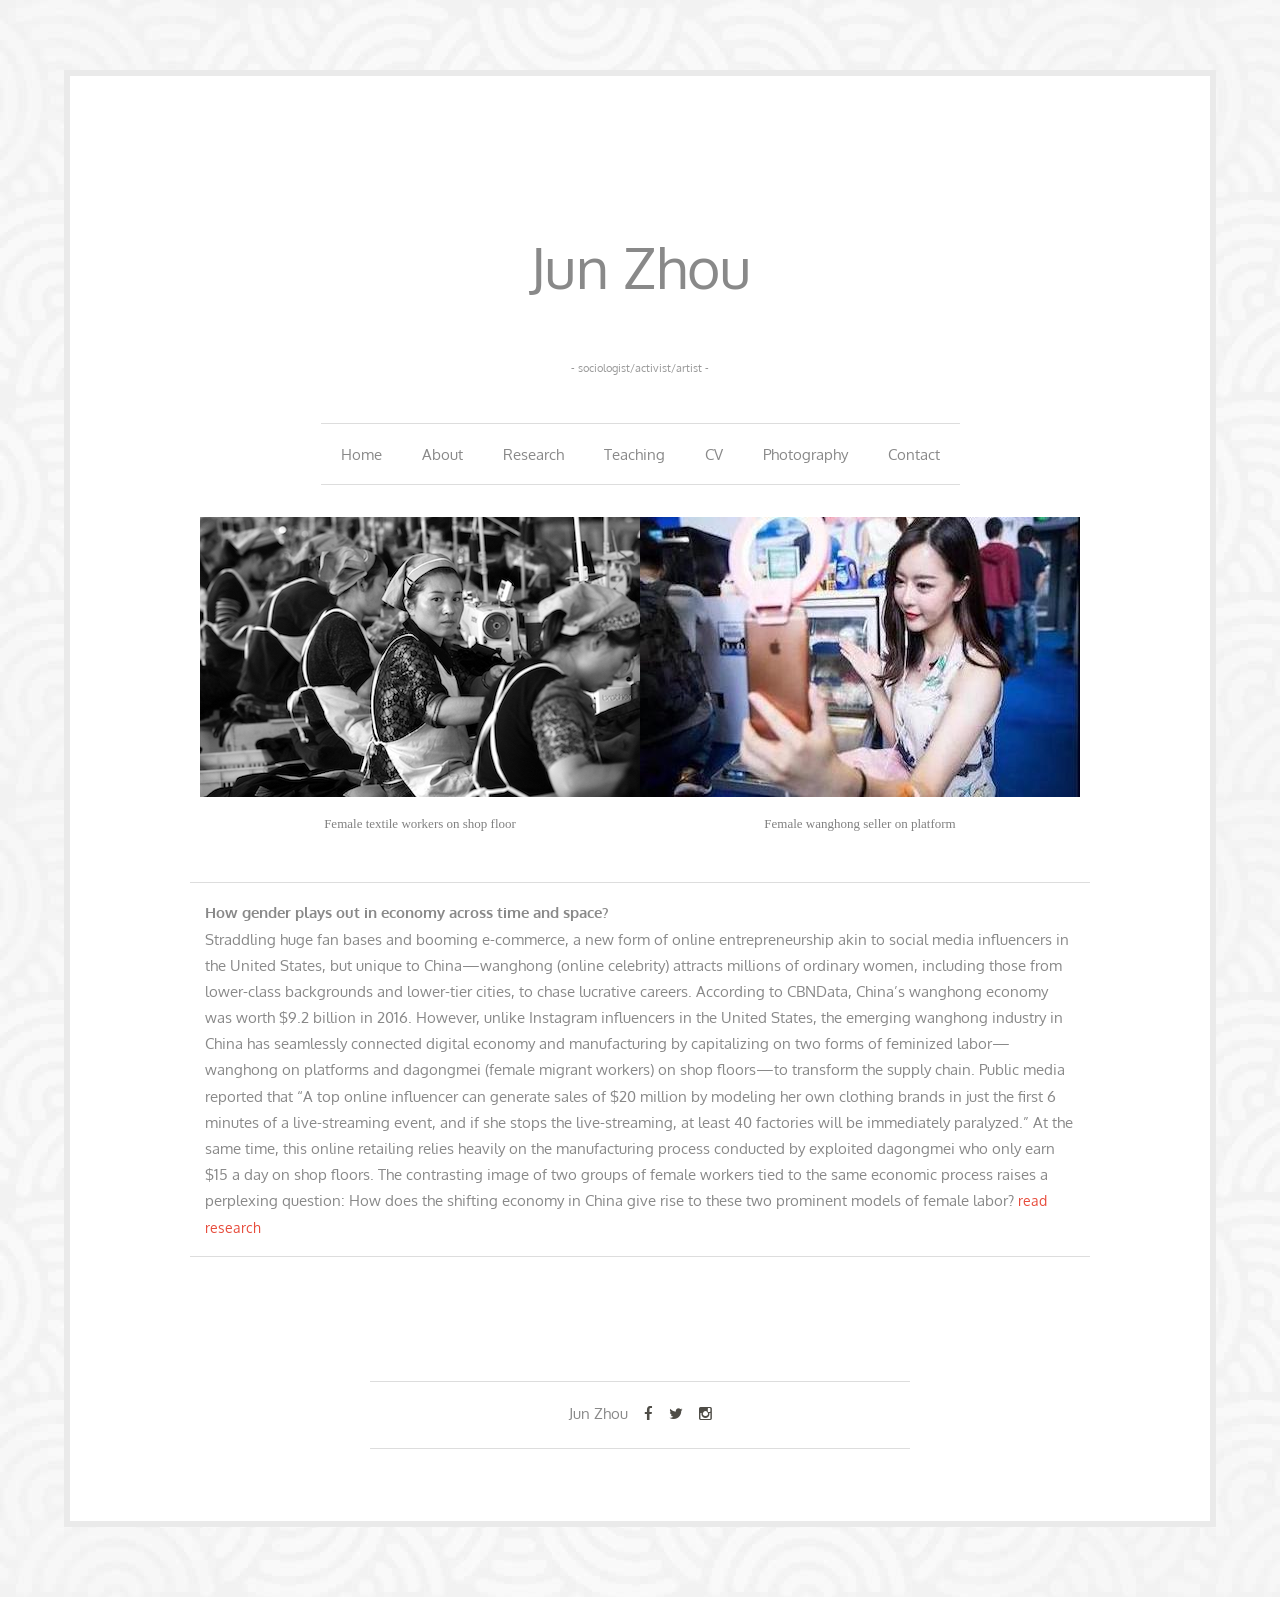
<file: index.html>
<!DOCTYPE html>
<html lang="en">

    <head>
        <title>Jun Zhou - Home</title>

        <meta charset="utf-8">
        <meta name="description" content="">
        <meta name="viewport" content="width=device-width, initial-scale=1">
        
        <!-- Boostrap Core CSS-->
        <link rel="stylesheet" href="css/bootstrap.min.css"> 
        
        <!-- Main CSS -->
        <link rel="stylesheet" href="css/style.css">
        
        <!-- Animate CSS -->
        <link href="css/animate.css" rel="stylesheet">
        
        <!-- Google fonts -->
        <link href='http://fonts.googleapis.com/css?family=Oxygen:400,300' rel='stylesheet' type='text/css'>
        <link rel="stylesheet" type="text/css" href="http://fonts.googleapis.com/css?family=Qwigley" />
        <!-- Font awesome -->
        <link href="font-awesome-4.1.0/css/font-awesome.min.css" rel="stylesheet" type="text/css">

   </head>
   <body>
   
   <!-- Start wrapper -->
   <div class="wrapper">
  	  <div class="col-md-12">
         <!-- Logo -->
         <div class="brand wow fadeIn" data-wow-delay="0.1s">
          <br>
            <p><h2>Jun Zhou</h2></p>
           <div class="title"> - sociologist/activist/artist -  </div>
         </div>

         <!-- Navigation -->
         <nav class="navbar navbar-default" role="navigation">
            <!-- Brand and toggle get grouped for better mobile display -->
            <div class="navbar-header">
                <button type="button" class="navbar-toggle" data-toggle="collapse" data-target="#bs-example-navbar-collapse-1">
                    <span class="sr-only">Toggle navigation</span>
                    <span class="icon-bar"></span>
                    <span class="icon-bar"></span>
                    <span class="icon-bar"></span>
                </button>
                <!-- navbar-brand is hidden on larger screens, but visible when the menu is collapsed -->
                <div class="navbar-brand"><a href="#">Jun Zhou</a>
                <div class="title"> - sociologist/activist/artist -  </div>
                </div>
            </div>
            <!-- Collect the nav links, forms, and other content for toggling -->
            <div class="collapse navbar-collapse" id="bs-example-navbar-collapse-1">
                <ul class="nav navbar-nav">
                    <li>
                       <a href="index.html">Home</a>
                    </li>
                    <li>
                       <a href="about.html">About</a>
                    </li>
                    <li>
                       <a href="research.html">Research</a>
                    </li>
                     <li>
                       <a href="teaching.html">Teaching</a>
                    </li>
                    <li>
                      <a  href="cv.html">CV</a>
                    </li>
                     <li>
                      <a href="photography.html">Photography</a>
                    </li>
                    <li>
                      <a href="contact.html">Contact</a>
                    </li>
                </ul>
            </div>
            <!-- /navbar-collapse -->
         </nav>
         <!-- End nav -->

         <!-- Start main image and the text below -->
         <div class="col-md-12 wow fadeIn" data-wow-delay="0.1s">
            <table align="center">
              <tr>
                <td align="center">
                  <img src="img/home image 2.jpeg" alt="img" class="image fit"/>
                </td>
                <td align="center">
                  <img src="img/home image 3.jpg" alt="img" class="image fit"/>
                </td>
              </tr>
              <tr>
                <td align="center">
                  <p>
                    <font size="2", style="color:grey" face="Verdana">
                    
                    Female textile workers on shop floor
                  </p>
                </td>
                <td align="center">
                  <p>
                    <font size="2", style="color:grey" face="Verdana">
                    
                    Female wanghong seller on platform
                  </p>
                </td>
              </tr>
            </table>
          <!-- End main image and the text below -->
          <!-- Start main column -->
          <div style="position:relative;top:-70px"class="box-home col-md-10 col-xs-offset-1">
               <h3>
               <strong>How gender plays out in economy across time and space?</strong><br />
               Straddling huge fan bases and booming e-commerce, a new form of online entrepreneurship akin to social media influencers in the United States, but unique to China—wanghong (online celebrity) attracts millions of ordinary women, including those from lower-class backgrounds and lower-tier cities, to chase lucrative careers. According to CBNData, China’s wanghong economy was worth $9.2 billion in 2016. However, unlike Instagram influencers in the United States, the emerging wanghong industry in China has seamlessly connected digital economy and manufacturing by capitalizing on two forms of feminized labor—wanghong on platforms and dagongmei (female migrant workers) on shop floors—to transform the supply chain. Public media reported that “A top online influencer can generate sales of $20 million by modeling her own clothing brands in just the first 6 minutes of a live-streaming event, and if she stops the live-streaming, at least 40 factories will be immediately paralyzed.” At the same time, this online retailing relies heavily on the manufacturing process conducted by exploited dagongmei who only earn $15 a day on shop floors. The contrasting image of two groups of female workers tied to the same economic process raises a perplexing question: How does the shifting economy in China give rise to these two prominent models of female labor?
               <a href="research.html">read research</a>
               </h3>
          </div>
          <!-- End left column -->
             

          <!-- Start footer -->
          <div class="footer col-md-6 col-xs-offset-3">
             <h5>Jun Zhou
                 <a href="#"><i class="fa fa-facebook fa-1x icon1"></i></a>
                 <a href="#"><i class="fa fa-twitter fa-1x icon1"></i></a>
                 <a href="#"><i class="fa fa-instagram fa-1x icon1"></i></a>
             </h5>
          </div>
          <!-- End footer -->
          
      </div>
      <!-- End col-md-12 -->

   </div>
   <!-- End wrapper -->

      
   <!-- jQuery Version 1.11.0 -->
   <script src="js/jquery-1.11.0.js"></script>
   <!-- Boostrap JS -->
   <script src="js/bootstrap.min.js"></script>
   <!-- Smooth scroll JS -->
   <script src="js/smoothscroll.js"></script>
   
   <!-- Wow JavaScript -->
   <script src="js/wow.js"></script>
    
   <script>
   new WOW().init();
   </script>


</body>
</html>
</file>
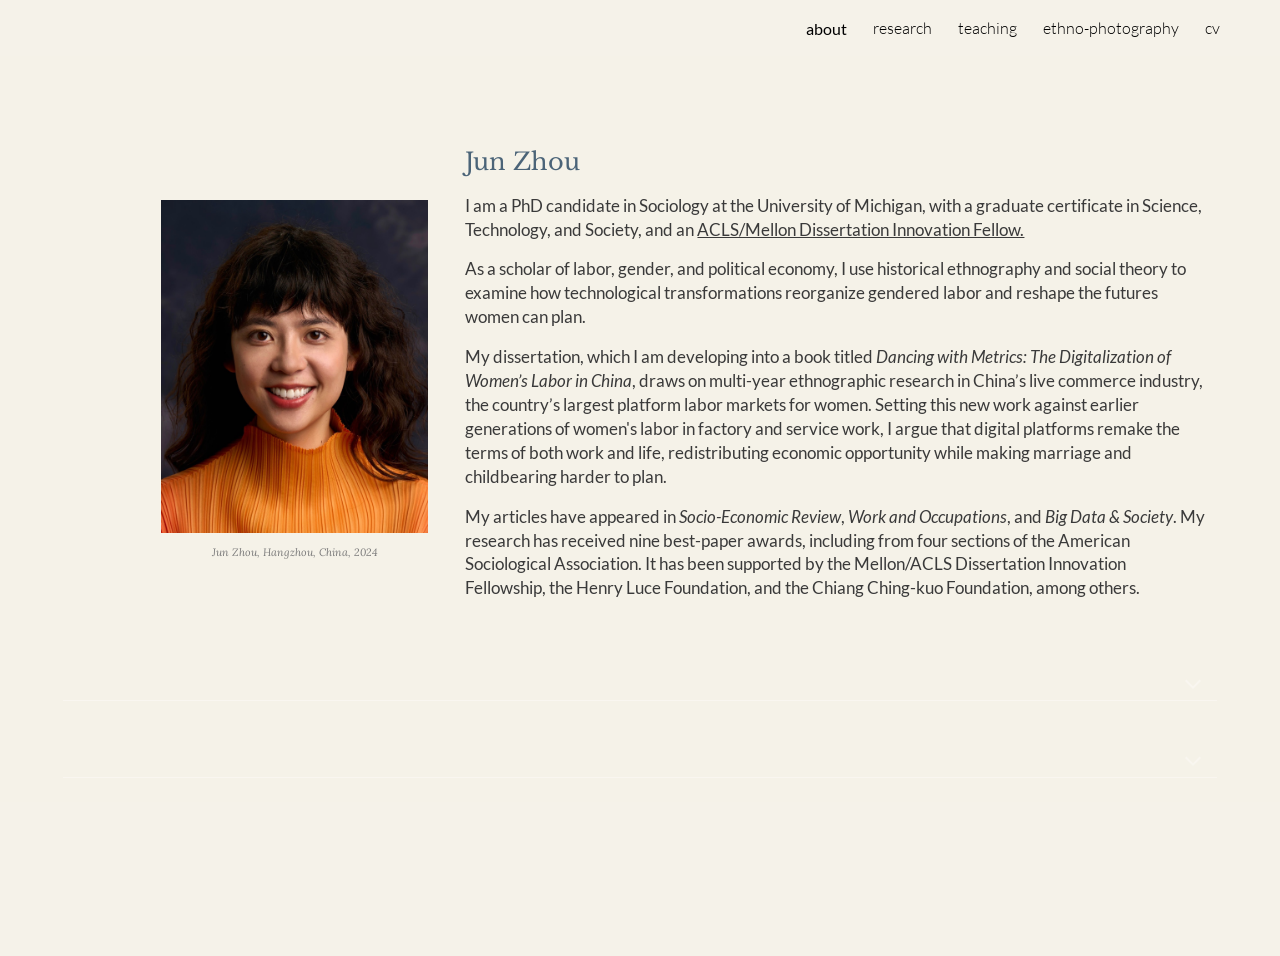
<file: site/index.html>
<!doctype html><html lang="en"><head><meta charset="utf-8"><meta name="viewport" content="width=device-width,initial-scale=1"><title>about · Jun Zhou</title><link rel="icon" href="assets/4027bee35e4caeaa31f5901d.png"><link rel="stylesheet" href="assets/4ce3453609b8d438a710de04.css"><link rel="stylesheet" href="assets/5a426b6c011598d1bfab35e1.css"><link rel="stylesheet" href="assets/1142182db5662ed6d9e5342b.css"><link rel="stylesheet" href="assets/8eb36b20e5120e1aed48fe71.css"><style>@media only screen and (max-width: 479px){.jgG6ef{font-size: 17.0pt;}}@media only screen and (min-width: 480px) and (max-width: 767px){.jgG6ef{font-size: 17.0pt;}}@media only screen and (min-width: 768px) and (max-width: 1279px){.jgG6ef{font-size: 18.0pt;}}@media only screen and (min-width: 1280px){.jgG6ef{font-size: 18.0pt;}}</style><link rel="stylesheet" href="assets/d744232d925371556b930232.css"><style>.M63kCb{background-color: rgba(255,255,255,1);}.OUGEr{color: rgba(33,33,33,1);}.duRjpb .OUGEr{color: rgba(0,0,0,1);}.JYVBee .OUGEr{color: rgba(0,0,0,1);}.OmQG5e .OUGEr{color: rgba(33,33,33,1);}.iwQgFb{background-color: rgba(211,211,211,1);}.ySLm4c{font-family: Lato, sans-serif;}.CbiMKe{background-color: rgba(245,242,232,1);}.qeLZfd .zfr3Q{color: rgba(33,33,33,1);}.qeLZfd .qnVSj{color: rgba(33,33,33,1);}.qeLZfd .Glwbz{color: rgba(33,33,33,1);}.qeLZfd .duRjpb{color: rgba(0,0,0,1);}.qeLZfd .qLrapd{color: rgba(0,0,0,1);}.qeLZfd .JYVBee{color: rgba(0,0,0,1);}.qeLZfd .aHM7ed{color: rgba(0,0,0,1);}.qeLZfd .OmQG5e{color: rgba(33,33,33,1);}.qeLZfd .NHD4Gf{color: rgba(33,33,33,1);}.qeLZfd .aw5Odc{color: rgba(0,0,0,1);}.qeLZfd .dhtgD:hover{color: rgba(0,0,0,1);}.qeLZfd .dhtgD:visited{color: rgba(0,0,0,1);}.qeLZfd .iwQgFb{background-color: rgba(210,210,210,1);}.qeLZfd .OUGEr{color: rgba(33,33,33,1);}.qeLZfd .duRjpb .OUGEr{color: rgba(0,0,0,1);}.qeLZfd .JYVBee .OUGEr{color: rgba(0,0,0,1);}.qeLZfd .OmQG5e .OUGEr{color: rgba(33,33,33,1);}.qeLZfd:before{background-color: rgba(254,254,254,1); display: block;}.lQAHbd .zfr3Q{color: rgba(0,0,0,1);}.lQAHbd .qnVSj{color: rgba(0,0,0,1);}.lQAHbd .Glwbz{color: rgba(0,0,0,1);}.lQAHbd .duRjpb{color: rgba(0,0,0,1);}.lQAHbd .qLrapd{color: rgba(0,0,0,1);}.lQAHbd .JYVBee{color: rgba(0,0,0,1);}.lQAHbd .aHM7ed{color: rgba(0,0,0,1);}.lQAHbd .OmQG5e{color: rgba(0,0,0,1);}.lQAHbd .NHD4Gf{color: rgba(0,0,0,1);}.lQAHbd .aw5Odc{color: rgba(0,0,0,1);}.lQAHbd .dhtgD:hover{color: rgba(0,0,0,1);}.lQAHbd .dhtgD:visited{color: rgba(0,0,0,1);}.lQAHbd .iwQgFb{background-color: rgba(202,200,192,1);}.lQAHbd .OUGEr{color: rgba(0,0,0,1);}.lQAHbd .duRjpb .OUGEr{color: rgba(0,0,0,1);}.lQAHbd .JYVBee .OUGEr{color: rgba(0,0,0,1);}.lQAHbd .OmQG5e .OUGEr{color: rgba(0,0,0,1);}.lQAHbd .CbiMKe{background-color: rgba(255,255,255,1);}.lQAHbd:before{background-color: rgba(245,242,232,1); display: block;}.cJgDec .zfr3Q{color: rgba(255,255,255,1);}.cJgDec .zfr3Q .OUGEr{color: rgba(255,255,255,1);}.cJgDec .qnVSj{color: rgba(255,255,255,1);}.cJgDec .Glwbz{color: rgba(255,255,255,1);}.cJgDec .qLrapd{color: rgba(255,255,255,1);}.cJgDec .aHM7ed{color: rgba(255,255,255,1);}.cJgDec .NHD4Gf{color: rgba(255,255,255,1);}.cJgDec .IFuOkc:before{background-color: rgba(33,33,33,1); opacity: 0; display: block;}.O13XJf{height: 340px; padding-bottom: 60px; padding-top: 60px;}.O13XJf .IFuOkc{background-color: rgba(245,242,232,1); background-image: url(assets/630cc964d03e283699d55d2c.png);}.O13XJf .IFuOkc:before{background-color: rgba(33,33,33,1); opacity: 0.4; display: block;}.O13XJf .zfr3Q{color: rgba(255,255,255,1);}.O13XJf .qnVSj{color: rgba(255,255,255,1);}.O13XJf .Glwbz{color: rgba(255,255,255,1);}.O13XJf .duRjpb{color: rgba(255,255,255,1);}.O13XJf .qLrapd{color: rgba(255,255,255,1);}.O13XJf .JYVBee{color: rgba(255,255,255,1);}.O13XJf .aHM7ed{color: rgba(255,255,255,1);}.O13XJf .OmQG5e{color: rgba(255,255,255,1);}.O13XJf .NHD4Gf{color: rgba(255,255,255,1);}.tpmmCb .zfr3Q{color: rgba(33,33,33,1);}.tpmmCb .zfr3Q .OUGEr{color: rgba(33,33,33,1);}.tpmmCb .qnVSj{color: rgba(33,33,33,1);}.tpmmCb .Glwbz{color: rgba(33,33,33,1);}.tpmmCb .qLrapd{color: rgba(33,33,33,1);}.tpmmCb .aHM7ed{color: rgba(33,33,33,1);}.tpmmCb .NHD4Gf{color: rgba(33,33,33,1);}.tpmmCb .IFuOkc:before{background-color: rgba(255,255,255,1); display: block;}.tpmmCb .Wew9ke{fill: rgba(33,33,33,1);}.aw5Odc{color: rgba(0,0,0,1);}.dhtgD:hover{color: rgba(0,0,0,1);}.dhtgD:active{color: rgba(0,0,0,1);}.dhtgD:visited{color: rgba(0,0,0,1);}.Zjiec{color: rgba(255,255,255,1); font-family: Lato, sans-serif; font-size: 19pt; font-weight: 300; letter-spacing: 1px; line-height: 1.3; padding-bottom: 62.5px; padding-left: 48px; padding-right: 36px; padding-top: 11.5px;}.XMyrgf{margin-top: 0px; margin-left: 48px; margin-bottom: 24px; margin-right: 24px;}.TlfmSc{color: rgba(255,255,255,1); font-family: Lato, sans-serif; font-size: 15pt; font-weight: 300; line-height: 1.333;}.Mz8gvb{color: rgba(255,255,255,1);}.zDUgLc{background-color: rgba(33,33,33,1);}.QTKDff.chg4Jd:focus{background-color: rgba(255,255,255,0.1199999973);}.YTv4We{color: rgba(178,178,178,1);}.YTv4We:hover:before{background-color: rgba(255,255,255,0.1199999973); display: block;}.YTv4We.chg4Jd:focus:before{border-color: rgba(255,255,255,0.3600000143); display: block;}.eWDljc{background-color: rgba(33,33,33,1);}.eWDljc .hDrhEe{padding-left: 8px;}.ZXW7w{color: rgba(255,255,255,1); opacity: 1;}.PsKE7e{color: rgba(255,255,255,1); font-family: Lato, sans-serif; font-size: 12pt; font-weight: 300;}.lhZOrc{color: rgba(247,245,237,1);}.hDrhEe:hover{color: rgba(247,245,237,1);}.M9vuGd{color: rgba(247,245,237,1); font-weight: 400;}.jgXgSe:hover{color: rgba(247,245,237,1);}.j10yRb:hover{color: rgba(247,245,237,1);}.j10yRb.chg4Jd:focus:before{border-color: rgba(255,255,255,0.3600000143); display: block;}.tCHXDc{color: rgba(255,255,255,1);}.iWs3gf.chg4Jd:focus{background-color: rgba(255,255,255,0.1199999973);}.wgxiMe{background-color: rgba(33,33,33,1);}.fOU46b .TlfmSc{color: rgba(255,255,255,1);}.fOU46b .KJll8d{background-color: rgba(255,255,255,1);}.fOU46b .Mz8gvb{color: rgba(255,255,255,1);}.fOU46b .Mz8gvb.chg4Jd:focus:before{border-color: rgba(255,255,255,1); display: block;}.fOU46b .qV4dIc{color: rgba(255,255,255,0.8700000048);}.fOU46b .jgXgSe:hover{color: rgba(255,255,255,1);}.fOU46b .M9vuGd{color: rgba(255,255,255,1);}.fOU46b .tCHXDc{color: rgba(255,255,255,0.8700000048);}.fOU46b .iWs3gf.chg4Jd:focus{background-color: rgba(255,255,255,0.1199999973);}.fOU46b .G8QRnc .Mz8gvb{color: rgba(0,0,0,0.8000000119);}.fOU46b .G8QRnc .Mz8gvb.chg4Jd:focus:before{border-color: rgba(0,0,0,0.8000000119); display: block;}.fOU46b .G8QRnc .ZXW7w{color: rgba(0,0,0,0.8000000119);}.fOU46b .G8QRnc .TlfmSc{color: rgba(0,0,0,0.8000000119);}.fOU46b .G8QRnc .KJll8d{background-color: rgba(0,0,0,0.8000000119);}.fOU46b .G8QRnc .qV4dIc{color: rgba(0,0,0,0.6399999857);}.fOU46b .G8QRnc .jgXgSe:hover{color: rgba(0,0,0,0.8199999928);}.fOU46b .G8QRnc .M9vuGd{color: rgba(0,0,0,0.8199999928);}.fOU46b .G8QRnc .tCHXDc{color: rgba(0,0,0,0.6399999857);}.fOU46b .G8QRnc .iWs3gf.chg4Jd:focus{background-color: rgba(0,0,0,0.1199999973);}.fOU46b .usN8rf .Mz8gvb{color: rgba(0,0,0,0.8000000119);}.fOU46b .usN8rf .Mz8gvb.chg4Jd:focus:before{border-color: rgba(0,0,0,0.8000000119); display: block;}.fOU46b .usN8rf .ZXW7w{color: rgba(0,0,0,0.8000000119);}.fOU46b .usN8rf .TlfmSc{color: rgba(0,0,0,0.8000000119);}.fOU46b .usN8rf .KJll8d{background-color: rgba(0,0,0,0.8000000119);}.fOU46b .usN8rf .qV4dIc{color: rgba(0,0,0,0.6399999857);}.fOU46b .usN8rf .jgXgSe:hover{color: rgba(0,0,0,0.8199999928);}.fOU46b .usN8rf .M9vuGd{color: rgba(0,0,0,0.8199999928);}.fOU46b .usN8rf .tCHXDc{color: rgba(0,0,0,0.6399999857);}.fOU46b .usN8rf .iWs3gf.chg4Jd:focus{background-color: rgba(0,0,0,0.1199999973);}.fOU46b .aCIEDd .qV4dIc{color: rgba(33,33,33,1);}.fOU46b .aCIEDd .TlfmSc{color: rgba(33,33,33,1);}.fOU46b .aCIEDd .KJll8d{background-color: rgba(33,33,33,1);}.fOU46b .aCIEDd .ZXW7w{color: rgba(33,33,33,1);}.fOU46b .aCIEDd .jgXgSe:hover{color: rgba(33,33,33,1); opacity: 0.82;}.fOU46b .aCIEDd .Mz8gvb{color: rgba(33,33,33,1);}.fOU46b .aCIEDd .tCHXDc{color: rgba(33,33,33,1);}.fOU46b .aCIEDd .iWs3gf.chg4Jd:focus{background-color: rgba(33,33,33,0.1199999973);}.fOU46b .a3ETed .qV4dIc{color: rgba(0,0,0,1);}.fOU46b .a3ETed .TlfmSc{color: rgba(0,0,0,1);}.fOU46b .a3ETed .KJll8d{background-color: rgba(0,0,0,1);}.fOU46b .a3ETed .ZXW7w{color: rgba(0,0,0,1);}.fOU46b .a3ETed .jgXgSe:hover{color: rgba(0,0,0,1); opacity: 0.82;}.fOU46b .a3ETed .Mz8gvb{color: rgba(0,0,0,1);}.fOU46b .a3ETed .tCHXDc{color: rgba(0,0,0,1);}.fOU46b .a3ETed .iWs3gf.chg4Jd:focus{background-color: rgba(0,0,0,0.1199999973);}@media only screen and (min-width: 1280px){.XeSM4.b2Iqye.fOU46b .LBrwzc .tCHXDc{color: rgba(255,255,255,0.8700000048);}}.XeSM4.b2Iqye.fOU46b .LBrwzc .iWs3gf.chg4Jd:focus{background-color: rgba(255,255,255,0.1199999973);}@media only screen and (min-width: 1280px){.KuNac.b2Iqye.fOU46b .tCHXDc{color: rgba(0,0,0,0.6399999857);}}.KuNac.b2Iqye.fOU46b .iWs3gf.chg4Jd:focus{background-color: rgba(0,0,0,0.1199999973);}.fOU46b .zDUgLc{opacity: 0;}.LBrwzc .ZXW7w{color: rgba(0,0,0,1);}.LBrwzc .KJll8d{background-color: rgba(0,0,0,1);}.GBy4H .ZXW7w{color: rgba(255,255,255,1);}.GBy4H .KJll8d{background-color: rgba(255,255,255,1);}.eBSUbc{background-color: rgba(33,33,33,1); color: rgba(0,188,212,0.6999999881);}.BFDQOb:hover{color: rgba(247,245,237,1);}.ImnMyf{background-color: rgba(255,255,255,1); color: rgba(33,33,33,1);}.Vs12Bd{background-color: rgba(254,254,254,1); color: rgba(33,33,33,1);}.S5d9Rd{background-color: rgba(245,242,232,1); color: rgba(0,0,0,1);}.zfr3Q{color: rgba(33,33,33,1); font-family: Lato, sans-serif; font-size: 11pt; font-weight: 400; line-height: 1.6667; margin-top: 12px;}.qnVSj{color: rgba(33,33,33,1);}.Glwbz{color: rgba(33,33,33,1);}.duRjpb{color: rgba(0,0,0,1); font-family: Lato, sans-serif; font-size: 34pt; font-weight: 300; letter-spacing: 0.5px; line-height: 1.2; margin-top: 30px;}.Ap4VC{margin-bottom: -30px;}.qLrapd{color: rgba(0,0,0,1);}.JYVBee{color: rgba(0,0,0,1); font-family: Lato, sans-serif; font-size: 19pt; font-weight: 400; line-height: 1.4; margin-top: 20px;}.CobnVe{margin-bottom: -20px;}.aHM7ed{color: rgba(0,0,0,1);}.OmQG5e{color: rgba(33,33,33,1); font-family: Lato, sans-serif; font-size: 15pt; font-style: normal; font-weight: 400; line-height: 1.25; margin-top: 16px;}.GV3q8e{margin-bottom: -16px;}.NHD4Gf{color: rgba(33,33,33,1);}.LB7kq .duRjpb{font-size: 64pt; letter-spacing: 2px; line-height: 1; margin-top: 40px;}.LB7kq .JYVBee{font-size: 25pt; font-weight: 300; line-height: 1.1; margin-top: 25px;}@media only screen and (max-width: 479px){.LB7kq .duRjpb{font-size: 40pt;}}@media only screen and (min-width: 480px) and (max-width: 767px){.LB7kq .duRjpb{font-size: 53pt;}}@media only screen and (max-width: 479px){.LB7kq .JYVBee{font-size: 19pt;}}@media only screen and (min-width: 480px) and (max-width: 767px){.LB7kq .JYVBee{font-size: 22pt;}}.O13XJf{height: 340px; padding-bottom: 60px; padding-top: 60px;}@media only screen and (min-width: 480px) and (max-width: 767px){.O13XJf{height: 280px; padding-bottom: 40px; padding-top: 40px;}}@media only screen and (max-width: 479px){.O13XJf{height: 250px; padding-bottom: 30px; padding-top: 30px;}}.SBrW1{height: 520px;}@media only screen and (min-width: 480px) and (max-width: 767px){.SBrW1{height: 520px;}}@media only screen and (max-width: 479px){.SBrW1{height: 400px;}}.Wew9ke{fill: rgba(255,255,255,1);}.gk8rDe{height: 180px; padding-bottom: 32px; padding-top: 60px;}.gk8rDe .zfr3Q{color: rgba(0,0,0,1);}.gk8rDe .duRjpb{color: rgba(0,0,0,1); font-size: 45pt; line-height: 1.1;}.gk8rDe .qLrapd{color: rgba(0,0,0,1);}.gk8rDe .JYVBee{color: rgba(0,0,0,1); font-size: 27pt; line-height: 1.35; margin-top: 15px;}.gk8rDe .aHM7ed{color: rgba(0,0,0,1);}.gk8rDe .OmQG5e{color: rgba(33,33,33,1);}.gk8rDe .NHD4Gf{color: rgba(33,33,33,1);}@media only screen and (max-width: 479px){.gk8rDe .duRjpb{font-size: 30pt;}}@media only screen and (min-width: 480px) and (max-width: 767px){.gk8rDe .duRjpb{font-size: 38pt;}}@media only screen and (max-width: 479px){.gk8rDe .JYVBee{font-size: 20pt;}}@media only screen and (min-width: 480px) and (max-width: 767px){.gk8rDe .JYVBee{font-size: 24pt;}}@media only screen and (min-width: 480px) and (max-width: 767px){.gk8rDe{padding-top: 45px;}}@media only screen and (max-width: 479px){.gk8rDe{padding-bottom: 0px; padding-top: 30px;}}.dhtgD{text-decoration: underline;}.JzO0Vc{background-color: rgba(33,33,33,1); font-family: Lato, sans-serif; width: 250px;}@media only screen and (min-width: 1280px){.JzO0Vc{padding-top: 48.5px;}}.TlfmSc{font-family: Lato, sans-serif; font-size: 15pt; font-weight: 300; line-height: 1.333;}.PsKE7e{font-family: Lato, sans-serif; font-size: 12pt;}.IKA38e{line-height: 1.21;}.hDrhEe{padding-bottom: 11.5px; padding-top: 11.5px;}.zDUgLc{opacity: 1;}.QmpIrf{background-color: rgba(245,242,232,1); border-color: rgba(0,0,0,1); color: rgba(0,0,0,1); font-family: Lato, sans-serif; font-size: 11pt; line-height: normal;}.xkUom{border-color: rgba(245,242,232,1); color: rgba(245,242,232,1); font-family: Lato, sans-serif; font-size: 11pt; line-height: normal;}.xkUom:hover{background-color: rgba(245,242,232,0.1000000015);}.KjwKmc{color: rgba(245,242,232,1); font-family: Lato, sans-serif; font-size: 11pt; line-height: normal; line-height: normal;}.KjwKmc:hover{background-color: rgba(245,242,232,0.1000000015);}.lQAHbd .QmpIrf{background-color: rgba(255,255,255,1); border-color: rgba(0,0,0,1); color: rgba(0,0,0,1); font-family: Lato, sans-serif; font-size: 11pt; line-height: normal;}.lQAHbd .xkUom{border-color: rgba(254,254,254,1); color: rgba(254,254,254,1); font-family: Lato, sans-serif; font-size: 11pt; line-height: normal;}.lQAHbd .xkUom:hover{background-color: rgba(255,255,255,0.1000000015);}.lQAHbd .KjwKmc{color: rgba(254,254,254,1); font-family: Lato, sans-serif; font-size: 11pt; line-height: normal;}.lQAHbd .KjwKmc:hover{background-color: rgba(255,255,255,0.1000000015);}.lQAHbd .Mt0nFe{border-color: rgba(0,0,0,0.200000003);}.cJgDec .QmpIrf{background-color: rgba(255,255,255,1); border-color: rgba(0,0,0,1); color: rgba(0,0,0,1); font-family: Lato, sans-serif; font-size: 11pt; line-height: normal;}.cJgDec .xkUom{border-color: rgba(254,254,254,1); color: rgba(254,254,254,1); font-family: Lato, sans-serif; font-size: 11pt; line-height: normal;}.cJgDec .xkUom:hover{background-color: rgba(255,255,255,0.1000000015);}.cJgDec .KjwKmc{color: rgba(254,254,254,1); font-family: Lato, sans-serif; font-size: 11pt; line-height: normal;}.cJgDec .KjwKmc:hover{background-color: rgba(255,255,255,0.1000000015);}.tpmmCb .QmpIrf{background-color: rgba(255,255,255,1); border-color: rgba(0,0,0,1); color: rgba(0,0,0,1); font-family: Lato, sans-serif; font-size: 11pt; line-height: normal;}.tpmmCb .xkUom{border-color: rgba(245,242,232,1); color: rgba(245,242,232,1); font-family: Lato, sans-serif; font-size: 11pt; line-height: normal;}.tpmmCb .xkUom:hover{background-color: rgba(245,242,232,0.1000000015);}.tpmmCb .KjwKmc{color: rgba(245,242,232,1); font-family: Lato, sans-serif; font-size: 11pt; line-height: normal;}.tpmmCb .KjwKmc:hover{background-color: rgba(245,242,232,0.1000000015);}.gk8rDe .QmpIrf{background-color: rgba(245,242,232,1); border-color: rgba(0,0,0,1); color: rgba(0,0,0,1); font-family: Lato, sans-serif; font-size: 11pt; line-height: normal;}.gk8rDe .xkUom{border-color: rgba(245,242,232,1); color: rgba(245,242,232,1); font-family: Lato, sans-serif; font-size: 11pt; line-height: normal;}.gk8rDe .xkUom:hover{background-color: rgba(245,242,232,0.1000000015);}.gk8rDe .KjwKmc{color: rgba(245,242,232,1); font-family: Lato, sans-serif; font-size: 11pt; line-height: normal;}.gk8rDe .KjwKmc:hover{background-color: rgba(245,242,232,0.1000000015);}.O13XJf .QmpIrf{background-color: rgba(255,255,255,1); border-color: rgba(0,0,0,1); color: rgba(0,0,0,1); font-family: Lato, sans-serif; font-size: 11pt; line-height: normal;}.O13XJf .xkUom{border-color: rgba(254,254,254,1); color: rgba(254,254,254,1); font-family: Lato, sans-serif; font-size: 11pt; line-height: normal;}.O13XJf .xkUom:hover{background-color: rgba(255,255,255,0.1000000015);}.O13XJf .KjwKmc{color: rgba(254,254,254,1); font-family: Lato, sans-serif; font-size: 11pt; line-height: normal;}.O13XJf .KjwKmc:hover{background-color: rgba(255,255,255,0.1000000015);}.Y4CpGd{font-family: Lato, sans-serif; font-size: 11pt;}.CMArNe{background-color: rgba(254,254,254,1);}.LBrwzc .TlfmSc{color: rgba(0,0,0,0.8000000119);}.LBrwzc .YTv4We{color: rgba(0,0,0,0.6399999857);}.LBrwzc .YTv4We.chg4Jd:focus:before{border-color: rgba(0,0,0,0.6399999857); display: block;}.LBrwzc .Mz8gvb{color: rgba(0,0,0,0.6399999857);}.LBrwzc .tCHXDc{color: rgba(0,0,0,0.6399999857);}.LBrwzc .iWs3gf.chg4Jd:focus{background-color: rgba(0,0,0,0.1199999973);}.LBrwzc .wgxiMe{background-color: rgba(255,255,255,1);}.LBrwzc .qV4dIc{color: rgba(0,0,0,0.6399999857);}.LBrwzc .M9vuGd{color: rgba(0,0,0,0.8000000119); font-weight: bold;}.LBrwzc .Zjiec{color: rgba(0,0,0,0.8000000119);}.LBrwzc .IKA38e{color: rgba(0,0,0,0.6399999857);}.LBrwzc .lhZOrc.IKA38e{color: rgba(0,0,0,0.8000000119); font-weight: bold;}.LBrwzc .j10yRb:hover{color: rgba(0,0,0,0.8000000119);}.LBrwzc .eBSUbc{color: rgba(0,0,0,0.8000000119);}.LBrwzc .hDrhEe:hover{color: rgba(0,0,0,0.8000000119);}.LBrwzc .jgXgSe:hover{color: rgba(0,0,0,0.8000000119);}.LBrwzc .M9vuGd:hover{color: rgba(0,0,0,0.8000000119);}.LBrwzc .zDUgLc{border-bottom-color: rgba(204,204,204,1); border-bottom-width: 1px; border-bottom-style: solid;}.fOU46b .LBrwzc .M9vuGd{color: rgba(0,0,0,0.8000000119);}.fOU46b .LBrwzc .jgXgSe:hover{color: rgba(0,0,0,0.8000000119);}.fOU46b .LBrwzc .zDUgLc{opacity: 1; border-bottom-style: none;}.fOU46b .LBrwzc .tCHXDc{color: rgba(0,0,0,0.6399999857);}.fOU46b .LBrwzc .iWs3gf.chg4Jd:focus{background-color: rgba(0,0,0,0.1199999973);}.fOU46b .GBy4H .M9vuGd{color: rgba(255,255,255,1);}.fOU46b .GBy4H .jgXgSe:hover{color: rgba(255,255,255,1);}.fOU46b .GBy4H .zDUgLc{opacity: 1;}.fOU46b .GBy4H .tCHXDc{color: rgba(255,255,255,0.8700000048);}.fOU46b .GBy4H .iWs3gf.chg4Jd:focus{background-color: rgba(255,255,255,0.1199999973);}.XeSM4.G9Qloe.fOU46b .LBrwzc .tCHXDc{color: rgba(0,0,0,0.6399999857);}.XeSM4.G9Qloe.fOU46b .LBrwzc .iWs3gf.chg4Jd:focus{background-color: rgba(0,0,0,0.1199999973);}.GBy4H .lhZOrc.IKA38e{color: rgba(255,255,255,1);}.GBy4H .eBSUbc{color: rgba(255,255,255,0.8700000048);}.GBy4H .hDrhEe:hover{color: rgba(255,255,255,1);}.GBy4H .j10yRb:hover{color: rgba(255,255,255,1);}.GBy4H .YTv4We{color: rgba(255,255,255,1);}.GBy4H .YTv4We.chg4Jd:focus:before{border-color: rgba(255,255,255,1); display: block;}.GBy4H .tCHXDc{color: rgba(255,255,255,0.8700000048);}.GBy4H .iWs3gf.chg4Jd:focus{background-color: rgba(255,255,255,0.1199999973);}.GBy4H .jgXgSe:hover{color: rgba(255,255,255,1);}.GBy4H .jgXgSe:hover{color: rgba(255,255,255,1);}.GBy4H .M9vuGd{color: rgba(255,255,255,1);}.GBy4H .M9vuGd:hover{color: rgba(255,255,255,1);}.QcmuFb{padding-left: 20px;}.vDPrib{padding-left: 40px;}.TBDXjd{padding-left: 60px;}.bYeK8e{padding-left: 80px;}.CuqSDe{padding-left: 100px;}.Havqpe{padding-left: 120px;}.JvDrRe{padding-left: 140px;}.o5lrIf{padding-left: 160px;}.yOJW7c{padding-left: 180px;}.rB8cye{padding-left: 200px;}.RuayVd{padding-right: 20px;}.YzcKX{padding-right: 40px;}.reTV0b{padding-right: 60px;}.vSYeUc{padding-right: 80px;}.PxtZIe{padding-right: 100px;}.ahQMed{padding-right: 120px;}.rzhcXb{padding-right: 140px;}.PBhj0b{padding-right: 160px;}.TlN46c{padding-right: 180px;}.GEdNnc{padding-right: 200px;}.TMjjoe{font-family: Lato, sans-serif; font-size: 9pt; line-height: 1.2; margin-top: 0px;}@media only screen and (min-width: 1280px){.yxgWrb{margin-left: 250px;}}@media only screen and (max-width: 479px){.Zjiec{font-size: 15pt;}}@media only screen and (min-width: 480px) and (max-width: 767px){.Zjiec{font-size: 17pt;}}@media only screen and (max-width: 479px){.TlfmSc{font-size: 13pt;}}@media only screen and (min-width: 480px) and (max-width: 767px){.TlfmSc{font-size: 14pt;}}@media only screen and (max-width: 479px){.PsKE7e{font-size: 12pt;}}@media only screen and (min-width: 480px) and (max-width: 767px){.PsKE7e{font-size: 12pt;}}@media only screen and (max-width: 479px){.duRjpb{font-size: 24pt;}}@media only screen and (min-width: 480px) and (max-width: 767px){.duRjpb{font-size: 29pt;}}@media only screen and (max-width: 479px){.JYVBee{font-size: 15pt;}}@media only screen and (min-width: 480px) and (max-width: 767px){.JYVBee{font-size: 17pt;}}@media only screen and (max-width: 479px){.OmQG5e{font-size: 13pt;}}@media only screen and (min-width: 480px) and (max-width: 767px){.OmQG5e{font-size: 14pt;}}@media only screen and (max-width: 479px){.TlfmSc{font-size: 13pt;}}@media only screen and (min-width: 480px) and (max-width: 767px){.TlfmSc{font-size: 14pt;}}@media only screen and (max-width: 479px){.PsKE7e{font-size: 12pt;}}@media only screen and (min-width: 480px) and (max-width: 767px){.PsKE7e{font-size: 12pt;}}@media only screen and (max-width: 479px){.TMjjoe{font-size: 9pt;}}@media only screen and (min-width: 480px) and (max-width: 767px){.TMjjoe{font-size: 9pt;}}</style><link rel="stylesheet" href="assets/mirror-4d92bc7c0a9abbf36bfe99ab.css"></head><body><a class="skip" href="#main">Skip to content</a><header class="site-header"><nav aria-label="Main navigation"><a href="about.html" aria-current="page">about</a><a href="research.html">research</a><a href="teaching.html">teaching</a><a href="ethno-photography.html">ethno-photography</a><a href="cv.html">cv</a></nav></header><main id="main" class="fktJzd AKpWA fOU46b G9Qloe XeSM4 XxIgdb"><div class="UtePc RCETm SwuGbc"><section class="yaqOZd lQAHbd" id="h.1fa917a9faef22e2_11"><div class="IFuOkc"></div><div class="mYVXT"><div class="LS81yb VICjCf j5pSsc db35Fc" tabindex="-1"><div class="hJDwNd-AhqUyc-R6PoUb Ft7HRd-AhqUyc-R6PoUb JNdkSc SQVYQc L6cTce-purZT L6cTce-pSzOP"><div class="JNdkSc-SmKAyb LkDMRd"><div class=""></div></div></div><div class="hJDwNd-AhqUyc-c5RTEf Ft7HRd-AhqUyc-c5RTEf purZT-AhqUyc-c5RTEf ZcASvf-AhqUyc-c5RTEf pSzOP-AhqUyc-c5RTEf Ktthjf-AhqUyc-c5RTEf JNdkSc SQVYQc yYI8W HQwdzb"><div class="JNdkSc-SmKAyb LkDMRd"><div class=""><div class="oKdM2c ZZyype Kzv0Me"><div class="hJDwNd-AhqUyc-c5RTEf Ft7HRd-AhqUyc-c5RTEf purZT-AhqUyc-c5RTEf ZcASvf-AhqUyc-c5RTEf pSzOP-AhqUyc-c5RTEf Ktthjf-AhqUyc-c5RTEf jXK9ad D2fZ2 zu5uec OjCsFc dmUFtb" id="h.1853efbed6807500_0"><div class="jXK9ad-SmKAyb"><div class="tyJCtd mGzaTb Depvyb baZpAe"><br/><br/></div></div></div></div><div class="oKdM2c ZZyype"><div class="hJDwNd-AhqUyc-c5RTEf Ft7HRd-AhqUyc-c5RTEf purZT-AhqUyc-c5RTEf ZcASvf-AhqUyc-c5RTEf pSzOP-AhqUyc-c5RTEf Ktthjf-AhqUyc-c5RTEf jXK9ad D2fZ2 zu5uec" id="h.7c73671052c39063_36"><div class="jXK9ad-SmKAyb"><div class="tyJCtd baZpAe"><div class="t3iYD"><img alt="Jun Zhou portrait" class="CENy8b" loading="lazy" role="img" src="assets/0fa9d2f1c76a270b60aa4eff.jpg"/></div></div></div></div></div><div class="oKdM2c ZZyype"><div class="hJDwNd-AhqUyc-c5RTEf Ft7HRd-AhqUyc-c5RTEf purZT-AhqUyc-c5RTEf ZcASvf-AhqUyc-c5RTEf pSzOP-AhqUyc-c5RTEf Ktthjf-AhqUyc-c5RTEf jXK9ad D2fZ2 zu5uec wHaque g5GTcb" id="h.7c85e85c303a069a_4"><div class="jXK9ad-SmKAyb"><div class="tyJCtd mGzaTb Depvyb baZpAe" tabindex="0"><p class="zfr3Q CDt4Ke" dir="ltr" style="line-height: 0.6; text-align: center;"><span class="C9DxTc" style="color: #7a7a7a; font-family: Lora, Arial; font-size: 8.0pt; font-style: italic; font-weight: 400; vertical-align: baseline;">Jun Zhou, Hangzhou, China, 2024</span></p></div></div></div></div></div></div></div><div class="hJDwNd-AhqUyc-OiUrBf Ft7HRd-AhqUyc-OiUrBf purZT-AhqUyc-II5mzb ZcASvf-AhqUyc-II5mzb pSzOP-AhqUyc-qWD73c Ktthjf-AhqUyc-qWD73c JNdkSc SQVYQc"><div class="JNdkSc-SmKAyb LkDMRd"><div class=""><div class="oKdM2c ZZyype Kzv0Me"><div class="hJDwNd-AhqUyc-OiUrBf Ft7HRd-AhqUyc-OiUrBf jXK9ad D2fZ2 zu5uec OjCsFc dmUFtb wHaque g5GTcb" id="h.1fa917a9faef22e2_8"><div class="jXK9ad-SmKAyb"><div class="tyJCtd mGzaTb Depvyb baZpAe"><div class="CobnVe yMxPgf aP9Z7e" id="h.k5gglligykm"></div><h2 class="zfr3Q JYVBee CDt4Ke" dir="ltr" id="h.k5gglligykm_l" style="line-height: 1.32;"><div class="CjVfdc"><span class="jgG6ef C9DxTc" style="color: #4b6478; font-family: 'Libre Baskerville', Arial; font-weight: 400; vertical-align: baseline;">Jun Zhou</span></div></h2><p class="zfr3Q CDt4Ke" dir="ltr" style="background-color: transparent; border-bottom: none; border-left: none; border-right: none; border-top: none; line-height: 1.38; margin-bottom: 12.0pt; margin-top: 12.0pt; padding-bottom: 0.0pt; padding-left: 0.0pt; padding-right: 0.0pt; padding-top: 0.0pt;"><span class="C9DxTc" style="color: #3a3a3a; font-size: 13.0pt; vertical-align: baseline;">I am a PhD candidate in Sociology at the University of Michigan, with a graduate certificate in Science, Technology, and Society, and an </span><a class="XqQF9c" href="https://www.acls.org/news/acls-announces-2024-mellon-acls-dissertation-innovation-fellows/" style="color: inherit; text-decoration: none;" target="_blank"><span class="C9DxTc" style="color: #3a3a3a; font-size: 13.0pt; font-variant: normal; text-decoration: underline; vertical-align: baseline;">ACLS/Mellon Dissertation Innovation Fellow.</span></a></p><p class="zfr3Q CDt4Ke" dir="ltr" style="background-color: transparent; border-bottom: none; border-left: none; border-right: none; border-top: none; line-height: 1.38; margin-bottom: 12.0pt; margin-top: 12.0pt; padding-bottom: 0.0pt; padding-left: 0.0pt; padding-right: 0.0pt; padding-top: 0.0pt;"><span class="C9DxTc" style="color: #3a3a3a; font-size: 13.0pt; vertical-align: baseline;">As a scholar of labor, gender, and political economy, I use historical ethnography and social theory to examine how technological transformations reorganize gendered labor and reshape the futures women can plan.</span></p><p class="zfr3Q CDt4Ke" dir="ltr" style="background-color: transparent; border-bottom: none; border-left: none; border-right: none; border-top: none; line-height: 1.38; margin-bottom: 12.0pt; margin-top: 12.0pt; padding-bottom: 0.0pt; padding-left: 0.0pt; padding-right: 0.0pt; padding-top: 0.0pt;"><span class="C9DxTc" style="color: #3a3a3a; font-size: 13.0pt; vertical-align: baseline;">My dissertation, which I am developing into a book titled </span><span class="C9DxTc" style="color: #3a3a3a; font-size: 13.0pt; font-style: italic; vertical-align: baseline;">Dancing with Metrics: The Digitalization of Women’s Labor in China</span><span class="C9DxTc" style="color: #3a3a3a; font-size: 13.0pt; vertical-align: baseline;">, draws on multi-year ethnographic research in China’s live commerce industry, the country’s largest platform labor markets for women. </span><span class="C9DxTc" style="color: #3a3a3a; font-size: 13.0pt; vertical-align: baseline;">Setting this new work against earlier generations of women's labor in factory and service work, I argue that digital platforms remake the terms of both work and life, redistributing economic opportunity while making marriage and childbearing harder to plan.</span></p><p class="zfr3Q CDt4Ke" dir="ltr" style="background-color: transparent; border-bottom: none; border-left: none; border-right: none; border-top: none; line-height: 1.38; margin-bottom: 12.0pt; margin-top: 12.0pt; padding-bottom: 0.0pt; padding-left: 0.0pt; padding-right: 0.0pt; padding-top: 0.0pt;"><span class="C9DxTc" style="color: #3a3a3a; font-size: 13.0pt; vertical-align: baseline;">My articles have appeared in </span><span class="C9DxTc" style="color: #3a3a3a; font-size: 13.0pt; font-style: italic; vertical-align: baseline;">Socio-Economic Review</span><span class="C9DxTc" style="color: #3a3a3a; font-size: 13.0pt; vertical-align: baseline;">, </span><span class="C9DxTc" style="color: #3a3a3a; font-size: 13.0pt; font-style: italic; vertical-align: baseline;">Work and Occupations</span><span class="C9DxTc" style="color: #3a3a3a; font-size: 13.0pt; vertical-align: baseline;">, and </span><span class="C9DxTc" style="color: #3a3a3a; font-size: 13.0pt; font-style: italic; vertical-align: baseline;">Big Data &amp; Society</span><span class="C9DxTc" style="color: #3a3a3a; font-size: 13.0pt; vertical-align: baseline;">. My research has received nine best-paper awards, including from four sections of the American Sociological Association. It has been supported by the Mellon/ACLS Dissertation Innovation Fellowship, the </span><span class="C9DxTc" style="color: #3a3a3a; font-size: 13.0pt; vertical-align: baseline;">Henry Luce Foundation, and the Chiang Ching-kuo Foundation, among others.</span></p></div></div></div></div></div></div></div></div></div></section><section class="yaqOZd lQAHbd" id="h.74bb20d283a30fe0_9"><div class="IFuOkc"></div><div class="mYVXT"><div class="LS81yb VICjCf j5pSsc db35Fc" tabindex="-1"><div class="hJDwNd-AhqUyc-uQSCkd Ft7HRd-AhqUyc-uQSCkd purZT-AhqUyc-II5mzb ZcASvf-AhqUyc-II5mzb pSzOP-AhqUyc-qWD73c Ktthjf-AhqUyc-qWD73c JNdkSc SQVYQc yYI8W HQwdzb"><div class="JNdkSc-SmKAyb LkDMRd"><div class="vhaaFf qUO6Ue"><div class="oKdM2c ZZyype Kzv0Me"><div class="hJDwNd-AhqUyc-uQSCkd Ft7HRd-AhqUyc-uQSCkd jXK9ad D2fZ2 zu5uec OjCsFc dmUFtb" id="h.74bb20d283a30fe0_4"><div class="jXK9ad-SmKAyb"><div class="tyJCtd mGzaTb Depvyb baZpAe"></div></div><div aria-expanded="false" aria-label="Expand 
" class="uArJ5e Y5FYJe cjq2Db zGbri" role="button" tabindex="0"><div class="PDXc1b MbhUzd"></div><span class="XuQwKc"><span class="GmuOkf"><span aria-hidden="true" class="DPvwYc Vtm4Z"><svg class="NMm5M" focusable="false" height="24" viewbox="0 0 24 24" width="24"><path d="M5.41 7.59L4 9l8 8 8-8-1.41-1.41L12 14.17"></path></svg></span></span></span></div><div aria-expanded="true" aria-label="Collapse 
" class="uArJ5e Y5FYJe cjq2Db amZmwc" role="button" tabindex="0"><div class="PDXc1b MbhUzd"></div><span class="XuQwKc"><span class="GmuOkf"><span aria-hidden="true" class="DPvwYc Vtm4Z"><svg class="NMm5M" focusable="false" height="24" viewbox="0 0 24 24" width="24"><path d="M18.59 16.41L20 15l-8-8-8 8 1.41 1.41L12 9.83"></path></svg></span></span></span></div></div></div><div class="oKdM2c ZZyype"><div class="hJDwNd-AhqUyc-uQSCkd Ft7HRd-AhqUyc-uQSCkd jXK9ad D2fZ2 zu5uec wHaque g5GTcb" id="h.74bb20d283a30fe0_6"><div class="jXK9ad-SmKAyb"><div class="tyJCtd mGzaTb Depvyb baZpAe"></div></div></div></div></div></div></div></div></div></section><section class="yaqOZd lQAHbd" id="h.14ae9c13d79044be_0"><div class="IFuOkc"></div><div class="mYVXT"><div class="LS81yb VICjCf j5pSsc db35Fc" tabindex="-1"><div class="hJDwNd-AhqUyc-uQSCkd Ft7HRd-AhqUyc-uQSCkd purZT-AhqUyc-II5mzb ZcASvf-AhqUyc-II5mzb pSzOP-AhqUyc-qWD73c Ktthjf-AhqUyc-qWD73c JNdkSc SQVYQc yYI8W HQwdzb"><div class="JNdkSc-SmKAyb LkDMRd"><div class="vhaaFf qUO6Ue"><div class="oKdM2c ZZyype Kzv0Me"><div class="hJDwNd-AhqUyc-uQSCkd Ft7HRd-AhqUyc-uQSCkd jXK9ad D2fZ2 zu5uec OjCsFc dmUFtb" id="h.14ae9c13d79044be_3"><div class="jXK9ad-SmKAyb"><div class="tyJCtd mGzaTb Depvyb baZpAe"></div></div><div aria-expanded="false" aria-label="Expand 
" class="uArJ5e Y5FYJe cjq2Db zGbri" role="button" tabindex="0"><div class="PDXc1b MbhUzd"></div><span class="XuQwKc"><span class="GmuOkf"><span aria-hidden="true" class="DPvwYc Vtm4Z"><svg class="NMm5M" focusable="false" height="24" viewbox="0 0 24 24" width="24"><path d="M5.41 7.59L4 9l8 8 8-8-1.41-1.41L12 14.17"></path></svg></span></span></span></div><div aria-expanded="true" aria-label="Collapse 
" class="uArJ5e Y5FYJe cjq2Db amZmwc" role="button" tabindex="0"><div class="PDXc1b MbhUzd"></div><span class="XuQwKc"><span class="GmuOkf"><span aria-hidden="true" class="DPvwYc Vtm4Z"><svg class="NMm5M" focusable="false" height="24" viewbox="0 0 24 24" width="24"><path d="M18.59 16.41L20 15l-8-8-8 8 1.41 1.41L12 9.83"></path></svg></span></span></span></div></div></div><div class="oKdM2c ZZyype"><div class="hJDwNd-AhqUyc-uQSCkd Ft7HRd-AhqUyc-uQSCkd jXK9ad D2fZ2 zu5uec wHaque g5GTcb" id="h.14ae9c13d79044be_5"><div class="jXK9ad-SmKAyb"><div class="tyJCtd mGzaTb Depvyb baZpAe"></div></div></div></div></div></div></div></div></div></section></div></main></body></html>
</file>
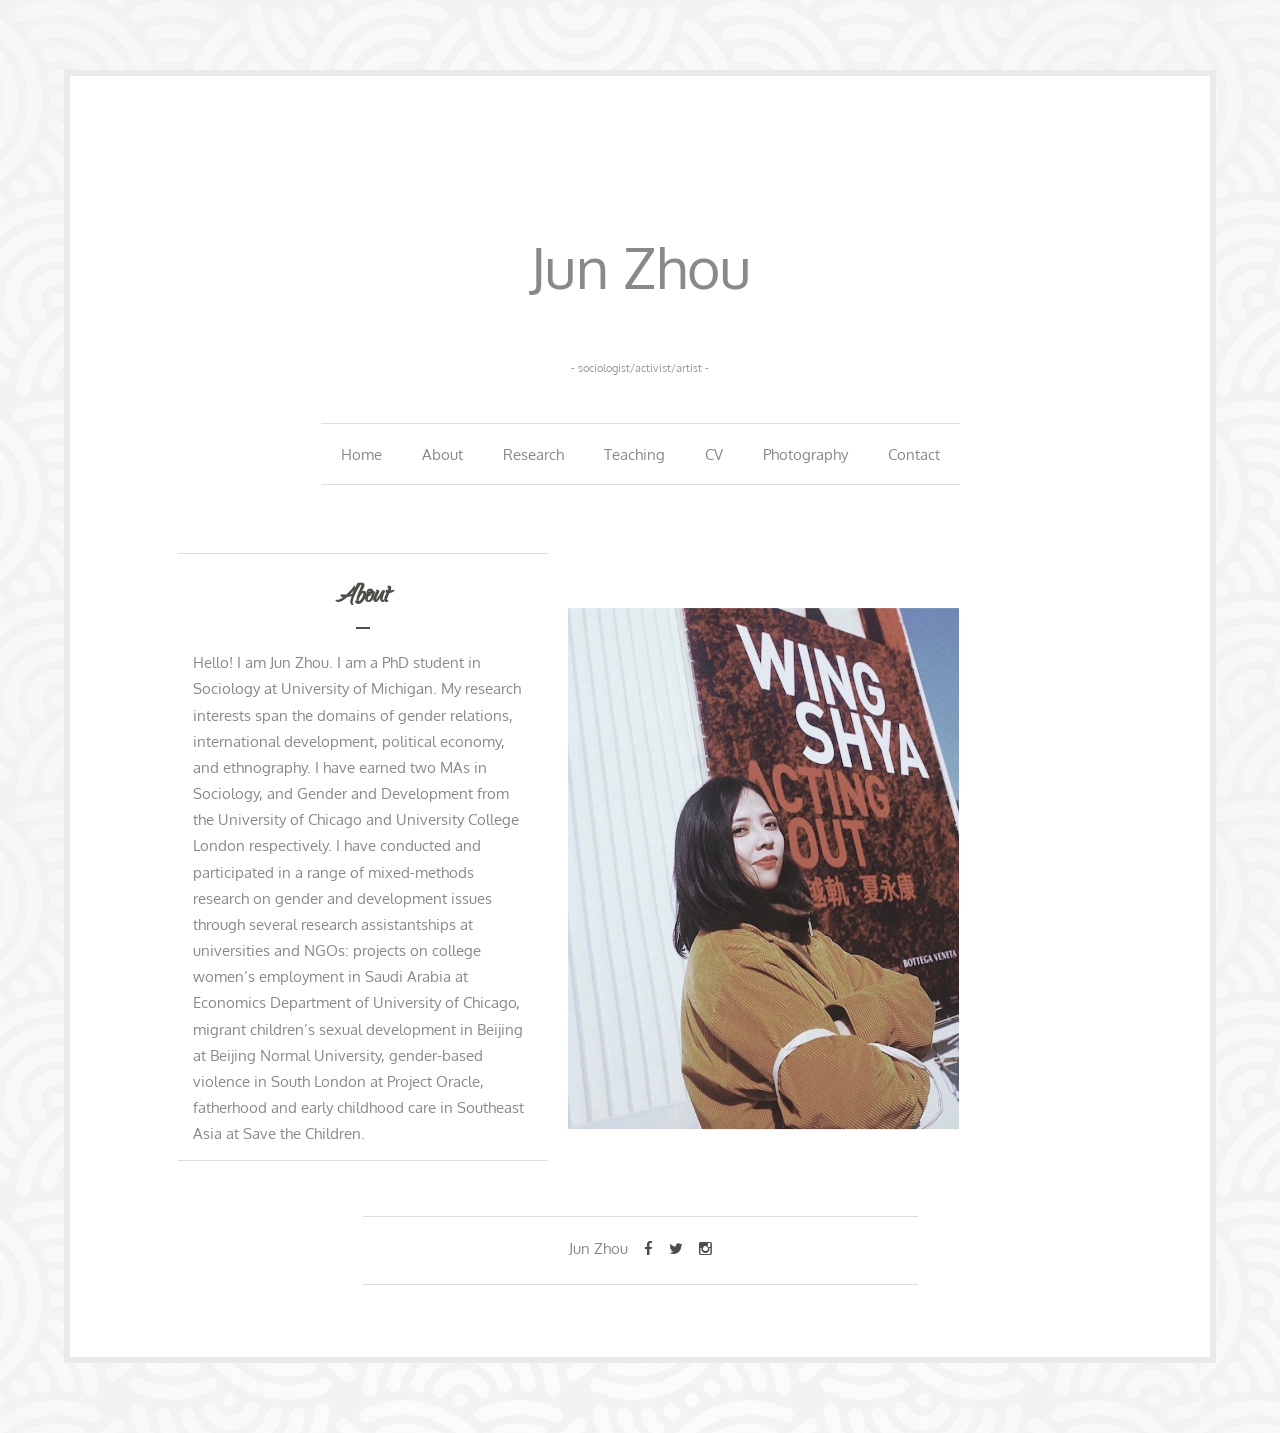
<file: about.html>
<!DOCTYPE html>
<html lang="en">

    <head>
        <title>Jun Zhou - Home</title>

        <meta charset="utf-8">
        <meta name="description" content="">
        <meta name="viewport" content="width=device-width, initial-scale=1">
        
        <!-- Boostrap Core CSS-->
        <link rel="stylesheet" href="css/bootstrap.min.css"> 
        
        <!-- Main CSS -->
        <link rel="stylesheet" href="css/style.css">
        
        <!-- Animate CSS -->
        <link href="css/animate.css" rel="stylesheet">
        
        <!-- Google fonts -->
        <link href='http://fonts.googleapis.com/css?family=Oxygen:400,300' rel='stylesheet' type='text/css'>
        <link rel="stylesheet" type="text/css" href="http://fonts.googleapis.com/css?family=Qwigley" >
        <!-- Font awesome -->
        <link href="font-awesome-4.1.0/css/font-awesome.min.css" rel="stylesheet" type="text/css">

   </head>
   <body>
   
   <!-- Start wrapper -->
   <div class="wrapper">
  	  <div class="col-md-12">
         <!-- Logo -->
         <div class="brand wow fadeIn" data-wow-delay="0.1s">
         <br>
            <p><h2>Jun Zhou</h2></p>
           <div class="title"> - sociologist/activist/artist -  </div>
         </div>

         <!-- Navigation -->
         <nav class="navbar navbar-default" role="navigation">
            <!-- Brand and toggle get grouped for better mobile display -->
            <div class="navbar-header">
                <button type="button" class="navbar-toggle" data-toggle="collapse" data-target="#bs-example-navbar-collapse-1">
                    <span class="sr-only">Toggle navigation</span>
                    <span class="icon-bar"></span>
                    <span class="icon-bar"></span>
                    <span class="icon-bar"></span>
                </button>
                <!-- navbar-brand is hidden on larger screens, but visible when the menu is collapsed -->
                <div class="navbar-brand"><a href="#">Jun Zhou</a>
                <div class="title"> - sociologist/activist/artist -  </div>
                </div>
            </div>
            <!-- Collect the nav links, forms, and other content for toggling -->
            <div class="collapse navbar-collapse" id="bs-example-navbar-collapse-1">
                <ul class="nav navbar-nav">
                    <li>
                       <a href="index.html">Home</a>
                    </li>
                    <li>
                       <a href="about.html">About</a>
                    </li>
                    <li>
                       <a href="research.html">Research</a>
                    </li>
                     <li>
                       <a href="teaching.html">Teaching</a>
                    </li>
                    <li>
                      <a  href="cv.html">CV</a>
                    </li>
                     <li>
                      <a href="photography.html">Photography</a>
                    </li>
                    <li>
                      <a href="contact.html">Contact</a>
                    </li>
                </ul>
            </div>
            <!-- /navbar-collapse -->
         </nav>
         <!-- End nav -->


         <!-- Start margin -->
         <div class="margin-about">
             <!-- Start left column -->
             <div class="box-about col-md-4 col-xs-offset-1">
               <h3 class="heading-inner">About</h3>
                  <div class="hr"></div>
                    <h4>
                      Hello! I am Jun Zhou. I am a PhD student in Sociology at University of Michigan. My research interests span the domains of gender relations, international development, political economy, and ethnography. I have earned two MAs in Sociology, and Gender and Development from the University of Chicago and University College London respectively. I have conducted and participated in a range of mixed-methods research on gender and development issues through several research assistantships at universities and NGOs: projects on college women’s employment in Saudi Arabia at Economics Department of University of Chicago, migrant children’s sexual development in Beijing at Beijing Normal University, gender-based violence in South London at Project Oracle, fatherhood and early childhood care in Southeast Asia at Save the Children.
                    </h4>          
                   
             </div>
             <!-- End left column -->
             
             <!-- Start right image -->
             <div class="col-md-6 wow fadeIn" data-wow-delay="0.1s">
              <br><br><br><br>
               <img src="img/Aboutimage.jpeg" alt="" class="photo-about"
               width="391" height="580"/> 
             </div>
             <!-- End right image -->
         </div>
         <!-- End margin -->
         
         <div class="col-md-12">
         </div>
         

         <!-- Start footer -->
         <div class="footer col-md-6 col-xs-offset-3">
              <h5>Jun Zhou
              <a href="#"><i class="fa fa-facebook fa-1x icon1"></i></a>
              <a href="#"><i class="fa fa-twitter fa-1x icon1"></i></a>
              <a href="#"><i class="fa fa-instagram fa-1x icon1"></i></a>
              </h5>
         </div>
         <!-- End footer -->

      </div>
      <!-- End col-md-12 -->

   </div>
   <!-- End wrapper -->

      
   <!-- jQuery Version 1.11.0 -->
   <script src="js/jquery-1.11.0.js"></script>
   <!-- Boostrap JS -->
   <script src="js/bootstrap.min.js"></script>
   <!-- Smooth scroll JS -->
   <script src="js/smoothscroll.js"></script>
   
   <!-- Wow JavaScript -->
   <script src="js/wow.js"></script>
    
    <script>
    new WOW().init();
    </script>


</body>
</html>
</file>
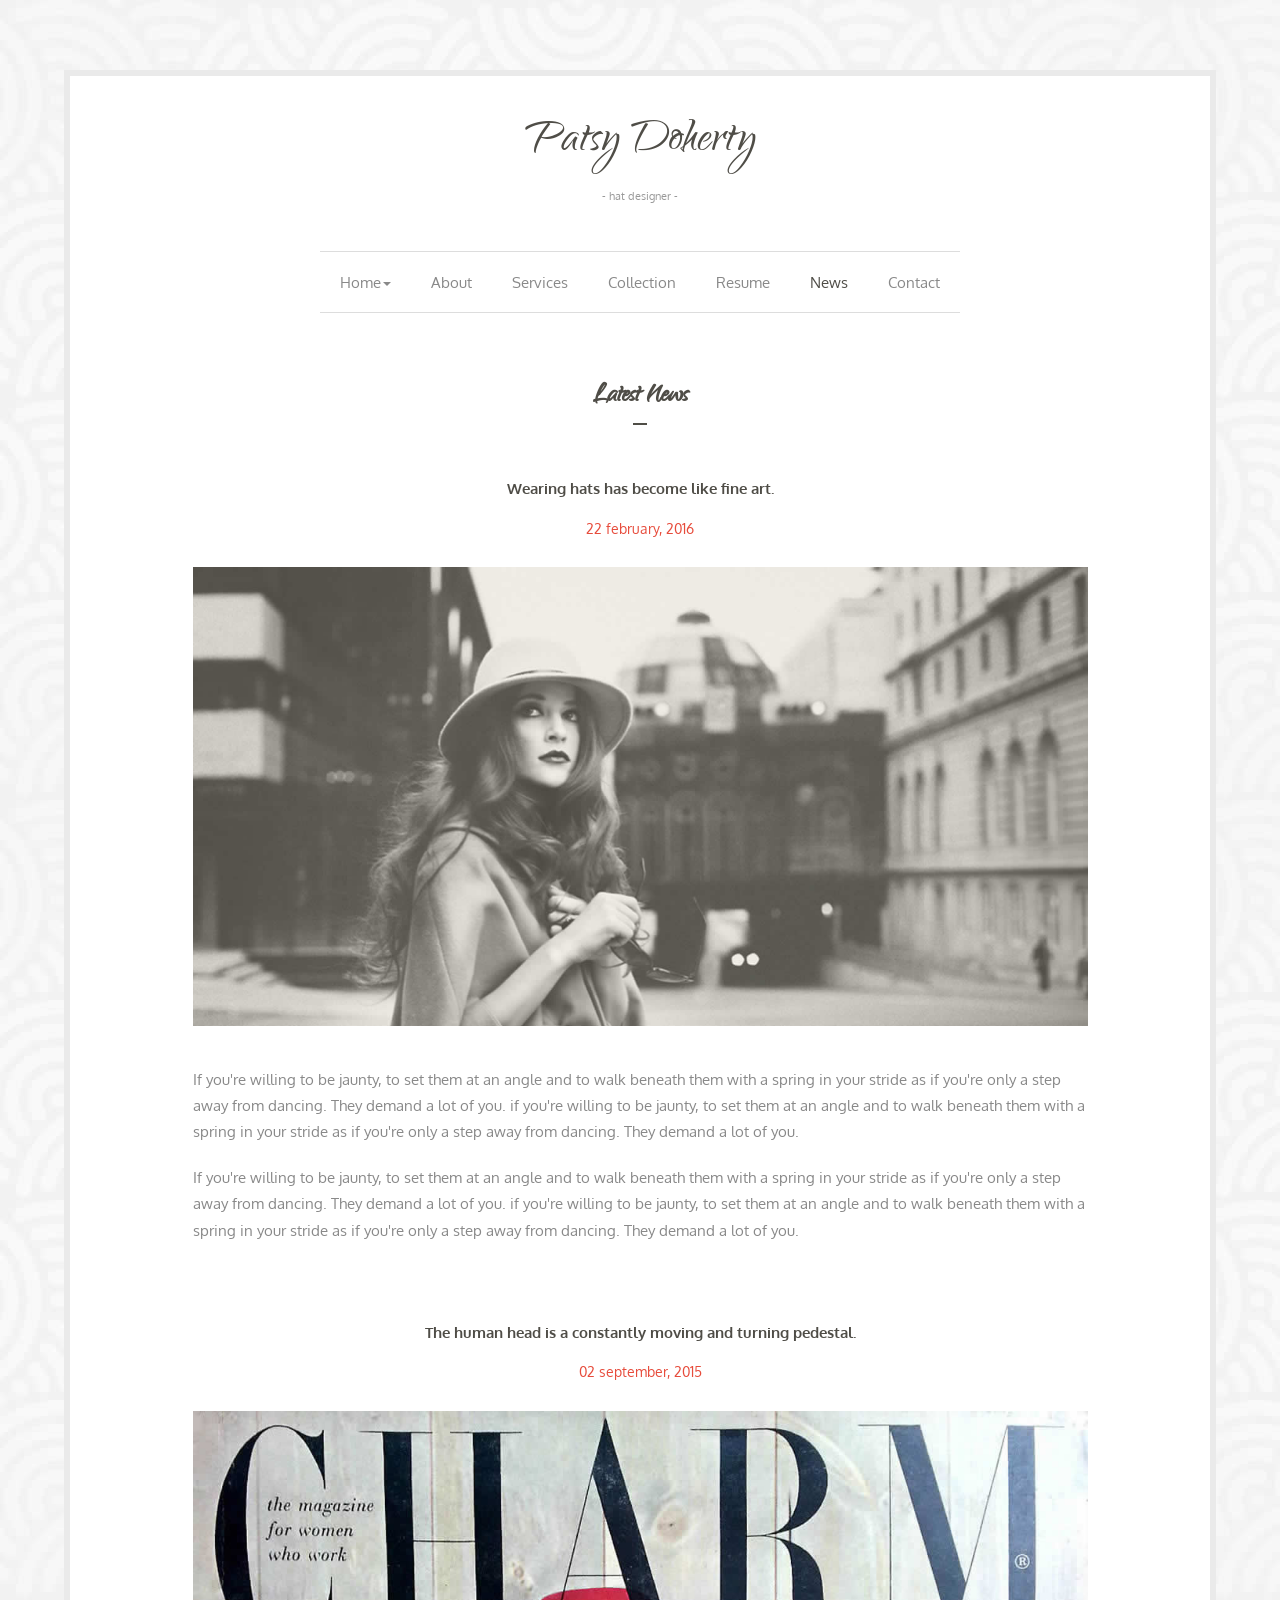
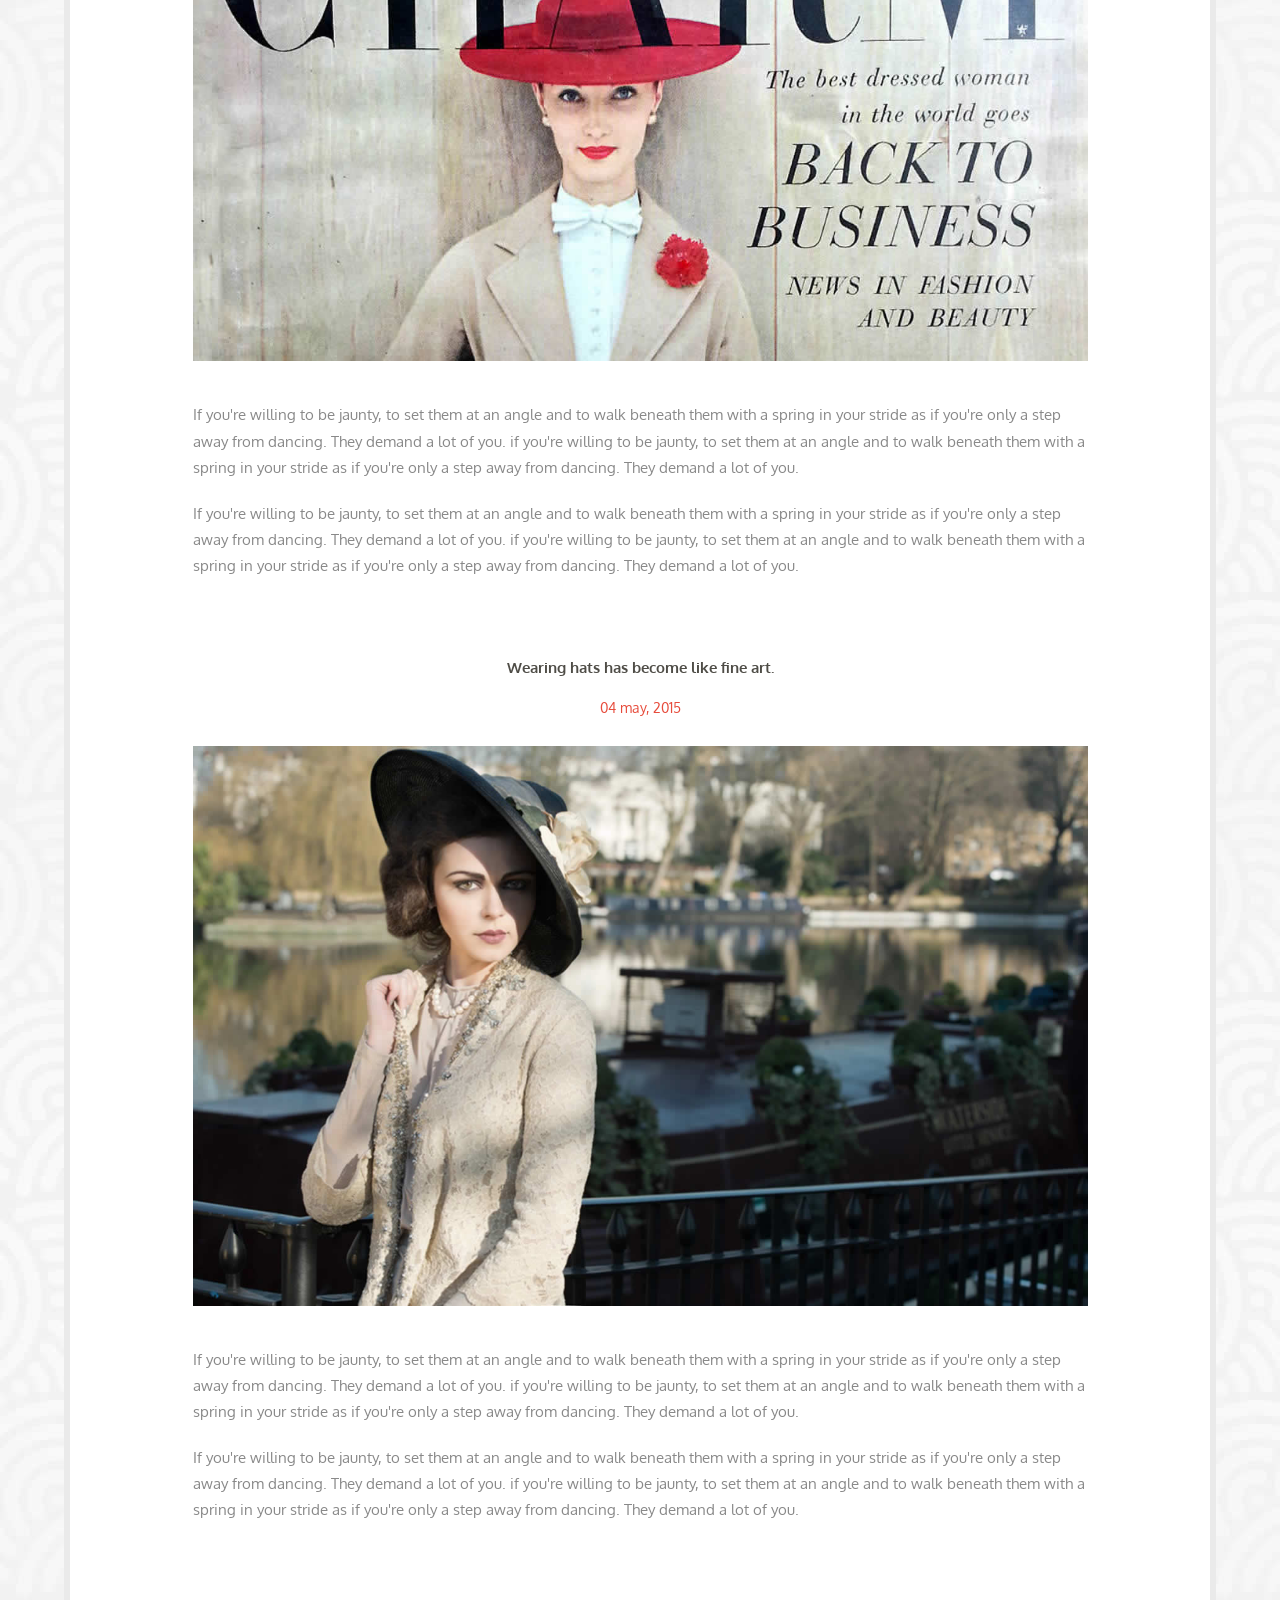
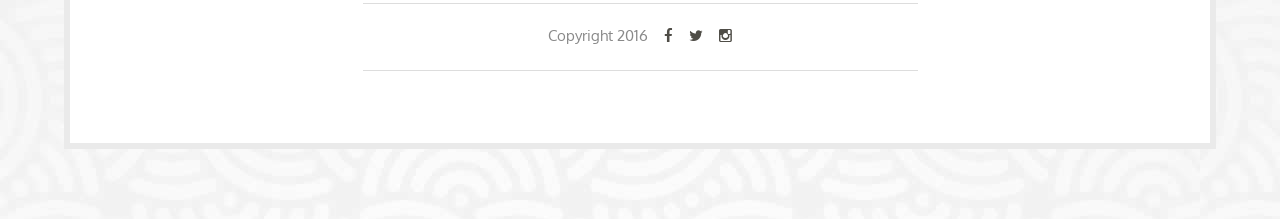
<file: news.html>
<!DOCTYPE html>
<html lang="en">

    <head>
        <title>Patsy Doherty -  News </title>

        <meta charset="utf-8">
        <meta name="description" content="">
        <meta name="viewport" content="width=device-width, initial-scale=1">
        
        <!-- Boostrap Core CSS-->
        <link rel="stylesheet" href="css/bootstrap.min.css"> 
        
        <!-- Main CSS -->
        <link rel="stylesheet" href="css/style.css">
        
        <!-- Animate CSS -->
        <link href="css/animate.css" rel="stylesheet">
        
        <!-- Google fonts -->
        <link href='http://fonts.googleapis.com/css?family=Oxygen:400,300' rel='stylesheet' type='text/css'>
        <link rel="stylesheet" type="text/css" href="http://fonts.googleapis.com/css?family=Qwigley" />
        <!-- Font awesome -->
        <link href="font-awesome-4.1.0/css/font-awesome.min.css" rel="stylesheet" type="text/css">

   </head>
   <body>
   
   <!-- Start wrapper -->
   <div class="wrapper">
  	  <div class="col-md-12">
         <!-- Logo -->
         <div class="brand wow fadeIn" data-wow-delay="0.1s"> Patsy Doherty
           <div class="title"> - hat designer -  </div>
         </div>

         <!-- Navigation -->
         <nav class="navbar navbar-default" role="navigation">
            <!-- Brand and toggle get grouped for better mobile display -->
            <div class="navbar-header">
                <button type="button" class="navbar-toggle" data-toggle="collapse" data-target="#bs-example-navbar-collapse-1">
                    <span class="sr-only">Toggle navigation</span>
                    <span class="icon-bar"></span>
                    <span class="icon-bar"></span>
                    <span class="icon-bar"></span>
                </button>
                <!-- navbar-brand is hidden on larger screens, but visible when the menu is collapsed -->
                <div class="navbar-brand"><a href="">Patsy Doherty</a>
                <div class="title"> - hat designer - </div>
                </div>
                 
            </div>
            <!-- Collect the nav links, forms, and other content for toggling -->
            <div class="collapse navbar-collapse" id="bs-example-navbar-collapse-1">
                <ul class="nav navbar-nav">
                    <li class="dropdown">
                        <a href="#" class="dropdown-toggle" data-toggle="dropdown">Home<b class="caret"></b></a>
                        <ul class="dropdown-menu">
                            <li>
                                <a href="index.html">Home1</a>
                            </li>
                            <li>
                                <a href="index-work.html">Home2</a>
                            </li>
                        </ul>
                    </li>
                    <li>
                       <a href="about.html">About</a>
                    </li>
                    <li>
                       <a href="services.html">Services</a>
                    </li>
                    <li>
                       <a href="collection.html">Collection</a>
                    </li>
                    <li>
                       <a  href="resume.html">Resume</a>
                    </li>
                    <li class="active">
                       <a href="news.html">News</a>
                    </li>
                    <li>
                       <a href="contact.html">Contact</a>
                    </li>
                </ul>
            </div>
            <!-- /navbar-collapse -->
         </nav>
         <!-- End nav -->


         <!-- Start News -->
         <div class="margin-news">
             <div class="col-md-10 col-xs-offset-1">
               <h4 class="heading-inner">Latest News</h4>
                  <div class="hr"></div>
                   <div class="holder wow fadeIn" data-wow-delay="0.1s">
                    <h5>Wearing hats has become like fine art.
                    <span class="date">22 February, 2016</span></h5>
                    <img src="img/news1.jpg" alt="photo" class="photo-news"/>
                    <p> If you're willing to be jaunty, to set them at an angle and to walk beneath them with a spring in your stride as if you're only a step away from dancing. They demand a lot of you. if you're willing to be jaunty, to set them at an angle and to walk beneath them with a spring in your stride as if you're only a step away from dancing. They demand a lot of you.</p>  <p>If you're willing to be jaunty, to set them at an angle and to walk beneath them with a spring in your stride as if you're only a step away from dancing. They demand a lot of you. if you're willing to be jaunty, to set them at an angle and to walk beneath them with a spring in your stride as if you're only a step away from dancing. They demand a lot of you.</p>
                    </div>
               
                    <div class="holder wow fadeIn" data-wow-delay="0.1s">
                    <h5>The human head is a constantly moving and turning pedestal.
                    <span class="date">02 September, 2015</span></h5>
                    <img src="img/news2.jpg" alt="photo" class="photo-news"/>
                    <p>If you're willing to be jaunty, to set them at an angle and to walk beneath them with a spring in your stride as if you're only a step away from dancing. They demand a lot of you. if you're willing to be jaunty, to set them at an angle and to walk beneath them with a spring in your stride as if you're only a step away from dancing. They demand a lot of you.</p>  <p>If you're willing to be jaunty, to set them at an angle and to walk beneath them with a spring in your stride as if you're only a step away from dancing. They demand a lot of you. if you're willing to be jaunty, to set them at an angle and to walk beneath them with a spring in your stride as if you're only a step away from dancing. They demand a lot of you.</p>
                    </div>
                   
                    <div class="holder wow fadeIn" data-wow-delay="0.1s">
                    <h5>Wearing hats has become like fine art.
                    <span class="date">04 May, 2015</span></h5>
                    <img src="img/news3.jpg" alt="photo" class="photo-news"/>
                    <p>If you're willing to be jaunty, to set them at an angle and to walk beneath them with a spring in your stride as if you're only a step away from dancing. They demand a lot of you. if you're willing to be jaunty, to set them at an angle and to walk beneath them with a spring in your stride as if you're only a step away from dancing. They demand a lot of you.</p>  <p>If you're willing to be jaunty, to set them at an angle and to walk beneath them with a spring in your stride as if you're only a step away from dancing. They demand a lot of you. if you're willing to be jaunty, to set them at an angle and to walk beneath them with a spring in your stride as if you're only a step away from dancing. They demand a lot of you.</p>
                    </div>
             </div>
             <!-- End news -->
         </div>
         <!-- End margin -->
             
        
         <!-- Start footer -->
         <div class="footer col-md-6 col-xs-offset-3">
            <h5>Copyright 2016
            <a href="#"><i class="fa fa-facebook fa-1x icon1"></i></a>
            <a href="#"><i class="fa fa-twitter fa-1x icon1"></i></a>
            <a href="#"><i class="fa fa-instagram fa-1x icon1"></i></a>
            </h5>
         </div>
         <!-- End footer -->
                  
      </div>
      <!-- End col-md-12 -->

   </div>
   <!-- End wrapper -->

      
   <!-- jQuery Version 1.11.0 -->
   <script src="js/jquery-1.11.0.js"></script>
   <!-- Boostrap JS -->
   <script src="js/bootstrap.min.js"></script>
   <!-- Smooth scroll JS -->
   <script src="js/smoothscroll.js"></script>
   
   <!-- Wow JavaScript -->
   <script src="js/wow.js"></script>
    
   <script>
   new WOW().init();
   </script>


</body>
</html>
</file>
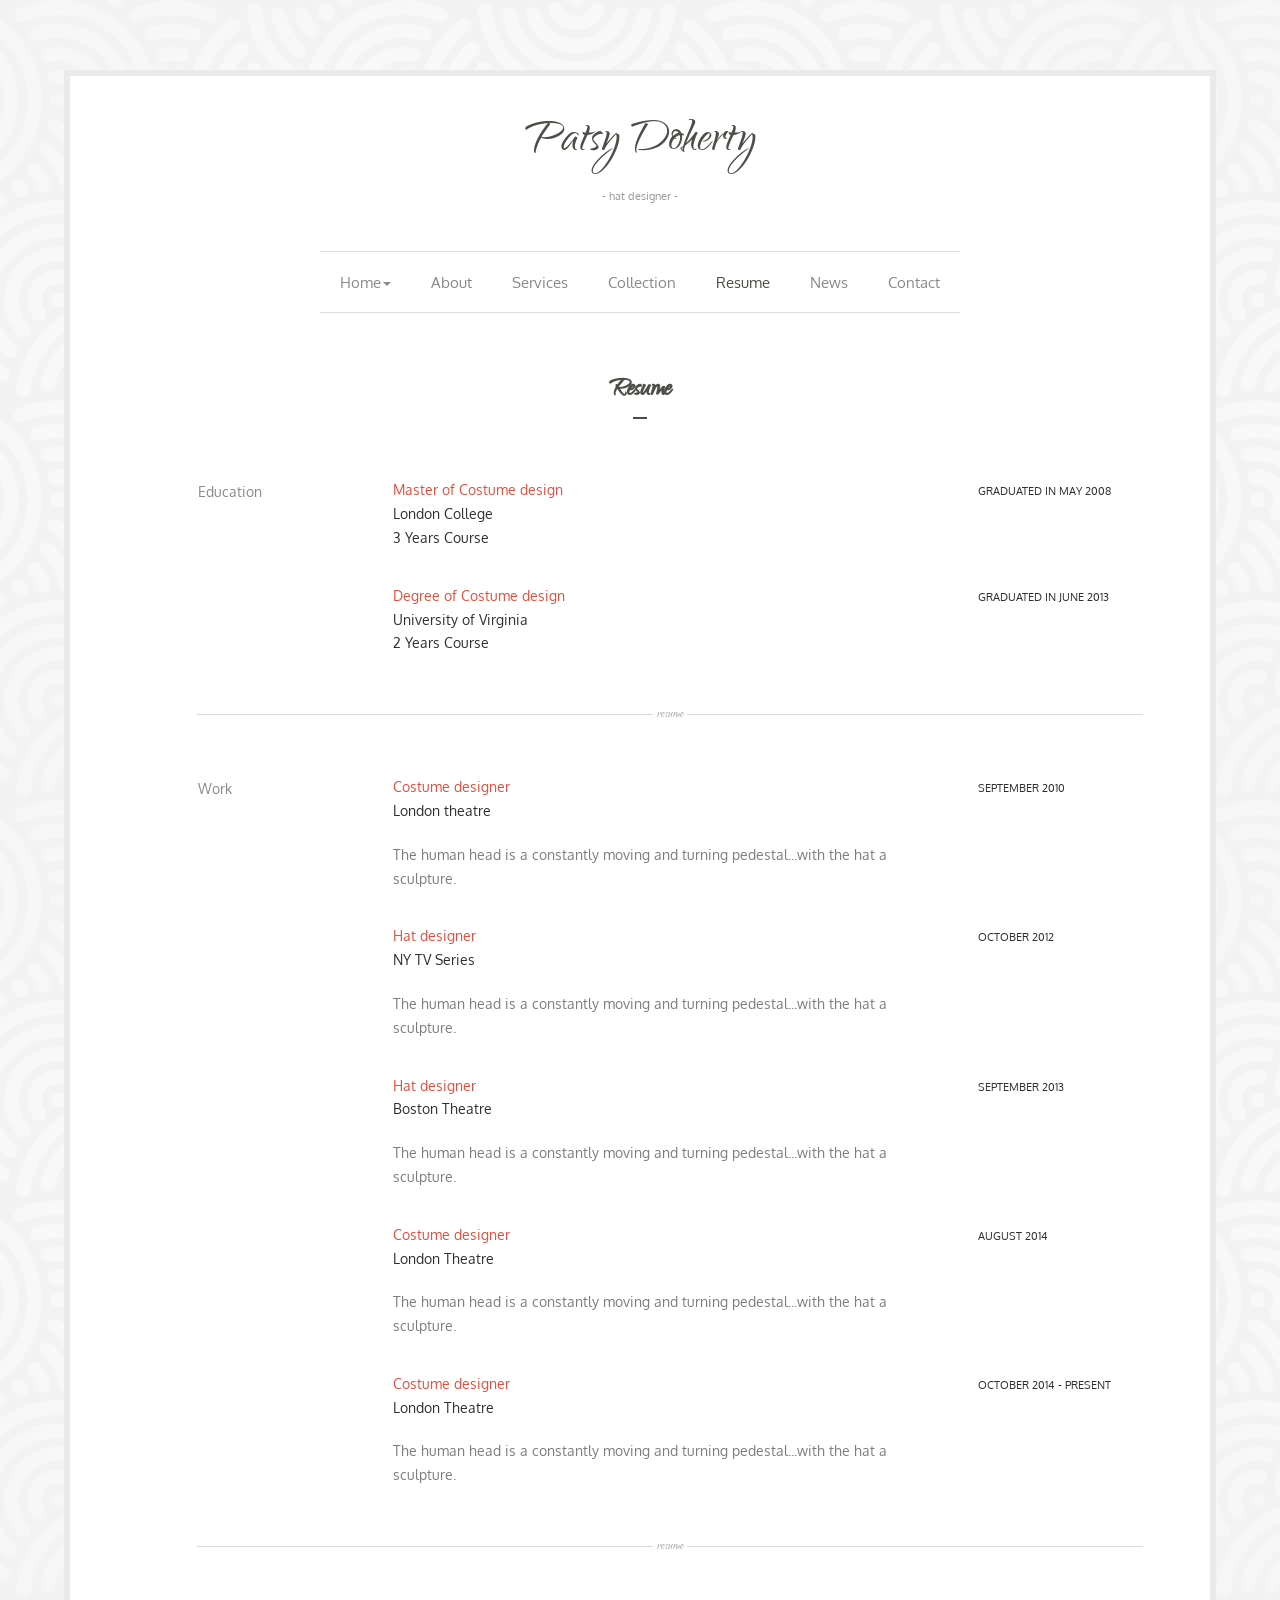
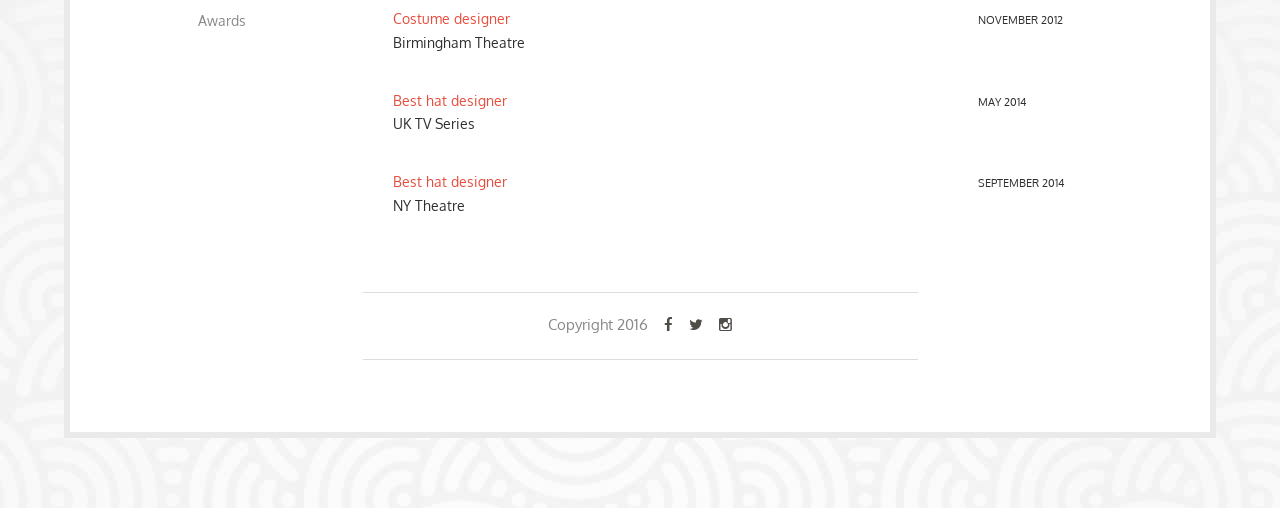
<file: resume.html>
<!DOCTYPE html>
<html lang="en">

    <head>
        <title>Patsy Doherty - Resume</title>

        <meta charset="utf-8">
        <meta name="description" content="">
        <meta name="viewport" content="width=device-width, initial-scale=1">
        
        <!-- Boostrap Core CSS-->
        <link rel="stylesheet" href="css/bootstrap.min.css"> 
        
        <!-- Main CSS -->
        <link rel="stylesheet" href="css/style.css">
        
        <!-- Animate CSS -->
        <link href="css/animate.css" rel="stylesheet">
        
        <!-- Google fonts -->
        <link href='http://fonts.googleapis.com/css?family=Oxygen:400,300' rel='stylesheet' type='text/css'>
        <link rel="stylesheet" type="text/css" href="http://fonts.googleapis.com/css?family=Qwigley" />
        <!-- Font awesome -->
        <link href="font-awesome-4.1.0/css/font-awesome.min.css" rel="stylesheet" type="text/css">

   </head>
   <body>
   
   <!-- Start wrapper -->
   <div class="wrapper">
  	  <div class="col-md-12">
         <!-- Logo -->
         <div class="brand wow fadeIn" data-wow-delay="0.1s"> Patsy Doherty
           <div class="title"> - hat designer -  </div>
         </div>

         <!-- Navigation -->
         <nav class="navbar navbar-default" role="navigation">
            <!-- Brand and toggle get grouped for better mobile display -->
            <div class="navbar-header">
                <button type="button" class="navbar-toggle" data-toggle="collapse" data-target="#bs-example-navbar-collapse-1">
                    <span class="sr-only">Toggle navigation</span>
                    <span class="icon-bar"></span>
                    <span class="icon-bar"></span>
                    <span class="icon-bar"></span>
                </button>
                <!-- navbar-brand is hidden on larger screens, but visible when the menu is collapsed -->
                <div class="navbar-brand"><a href="">Patsy Doherty</a>
                <div class="title"> - hat designer - </div>
                </div>
                 
            </div>
            <!-- Collect the nav links, forms, and other content for toggling -->
            <div class="collapse navbar-collapse" id="bs-example-navbar-collapse-1">
                <ul class="nav navbar-nav">
                   <li class="dropdown">
                        <a href="#" class="dropdown-toggle" data-toggle="dropdown">Home<b class="caret"></b></a>
                        <ul class="dropdown-menu">
                            <li>
                                <a href="index.html">Home1</a>
                            </li>
                            <li>
                                <a href="index-work.html">Home2</a>
                            </li>
                        </ul>
                    </li>
                    <li>
                       <a href="about.html">About</a>
                    </li>
                    <li>
                       <a href="services.html">Services</a>
                    </li>
                    <li>
                      <a href="collection.html">Collection</a>
                    </li>
                    <li class="active">
                      <a  href="resume.html">Resume</a>
                    </li>
                    <li>
                      <a href="news.html">News</a>
                    </li>
                    <li>
                      <a href="contact.html">Contact</a>
                    </li>
                </ul>
            </div>
            <!-- /navbar-collapse -->
         </nav>
         <!-- End nav -->


         <!-- Start resume -->
         <div class="margin-resume wow fadeIn" data-wow-delay="0.1s">
               <h3 class="heading-inner">Resume</h3>
                  <div class="hr"></div>
                  <!--EDUCATION DESCRIPTION -->
	              <div class="container desc">
		            <div class="row">
				      <div class="col-lg-2 col-lg-offset-1">
					    <h4>Education</h4>
				      </div>
				      <div class="col-lg-6">
					    <p><span class="e-heading">Master of Costume design</span><br/>
						London College <br/>
						3 Years Course
					    </p>
				      </div>
				      <div class="col-lg-3">
					    <p><span class="date">GRADUATED IN MAY 2008</span><br/>
					    </p>
				      </div>
				      <div class="col-lg-6 col-lg-offset-3">
					    <p><span class="e-heading">Degree of Costume design</span><br/>
						University of Virginia <br/>
						2 Years Course
					    </p>
				      </div>
				      <div class="col-lg-3">
					   <p><span class="date">GRADUATED IN JUNE 2013</span></p>
				      </div>
		            </div><!-- /row -->
		            <br>
		            <div class="line-symbol"></div>
	              </div><!-- /container -->
	
	
	              <!--WORK DESCRIPTION -->
	              <div class="container desc">
		             <div class="row">
				        <div class="col-lg-2 col-lg-offset-1">
					    <h4>Work</h4>
				        </div>
				        <div class="col-lg-6">
					      <p><span class="e-heading">Costume designer</span><br/>
						 London theatre <br/>
					     </p>
					     <p><span class="more">The human head is a constantly moving and turning pedestal...with the hat a sculpture.</span></p>
				        </div>
				        <div class="col-lg-3">
					     <p><span class="date">September 2010</span></p>
				        </div>
				        <div class="col-lg-6 col-lg-offset-3">
					     <p><span class="e-heading">Hat designer</span><br/>
						 NY TV Series<br/>
					     </p>
					     <p><span class="more">The human head is a constantly moving and turning pedestal...with the hat a sculpture.</span></p>
				       </div>
				       <div class="col-lg-3">
					    <p><span class="date">OCTOBER 2012</span></p>
				       </div>
                       <div class="col-lg-6 col-lg-offset-3">
					     <p><span class="e-heading">Hat designer</span><br/>
						 Boston Theatre <br/>
					     </p>
					     <p><span class="more">The human head is a constantly moving and turning pedestal...with the hat a sculpture.</span></p>
				       </div>
				       <div class="col-lg-3">
					    <p><span class="date">SEPTEMBER 2013</span></p>
				       </div>
                       <div class="col-lg-6 col-lg-offset-3">
					        <p><span class="e-heading">Costume designer</span><br/>
						    London Theatre<br/>
					        </p>
					        <p><span class="more">The human head is a constantly moving and turning pedestal...with the hat a sculpture.</span></p>
				      </div>
				      <div class="col-lg-3">
					    <p><span class="date">AUGUST 2014</span></p>
				      </div>
                       <div class="col-lg-6 col-lg-offset-3">
					        <p><span class="e-heading">Costume designer</span><br/>
						   London Theatre<br/>
					        </p>
					        <p><span class="more">The human head is a constantly moving and turning pedestal...with the hat a sculpture.</span></p>
				      </div>
				      <div class="col-lg-3">
					    <p><span class="date">OCTOBER 2014 - present</span></p>
				      </div>
		           </div><!-- /row -->
		           <br>
		          <div class="line-symbol"></div>
	              </div><!-- /container -->


	              <!-- AWARDS DESCRIPTION -->
	              <div class="container desc">
		            <div class="row">
				      <div class="col-lg-2 col-lg-offset-1">
					  <h4>Awards</h4>
				      </div>
				      <div class="col-lg-6">
					      <p><span class="e-heading">Costume designer</span><br/>
						 Birmingham  Theatre <br/>
					      </p>
				      </div>
				      <div class="col-lg-3">
					    <p><span class="date">NOVEMBER 2012</span></p>
				      </div>
				      <div class="col-lg-6 col-lg-offset-3">
					    <p><span class="e-heading">Best hat designer</span><br/>
                         UK TV Series
					    </p>
				      </div>
				      <div class="col-lg-3">
					    <p><span class="date">MAY 2014</span></p>
				      </div>
                
                      <div class="col-lg-6 col-lg-offset-3">
					    <p><span class="e-heading">Best hat designer</span><br/>
                        NY Theatre
					    </p>
				      </div>
				      <div class="col-lg-3">
					     <p><span class="date">September 2014</span></p>
				      </div>
		            </div><!-- /row -->
		            <br>

	              </div><!-- /container -->
         
         </div>
         <!-- End margin -->

         <!-- Start footer -->
         <div class="footer col-md-6 col-xs-offset-3">
              <h5>Copyright 2016
              <a href="#"><i class="fa fa-facebook fa-1x icon1"></i></a>
              <a href="#"><i class="fa fa-twitter fa-1x icon1"></i></a>
              <a href="#"><i class="fa fa-instagram fa-1x icon1"></i></a>
              </h5>
          </div>
          <!-- End footer -->

                  
      </div>
      <!-- End col-md-12 -->

   </div>
   <!-- End wrapper -->

      
   <!-- jQuery Version 1.11.0 -->
   <script src="js/jquery-1.11.0.js"></script>
   <!-- Boostrap JS -->
   <script src="js/bootstrap.min.js"></script>
   <!-- Smooth scroll JS -->
   <script src="js/smoothscroll.js"></script>
   
   <!-- Wow JavaScript -->
   <script src="js/wow.js"></script>
    
   <script>
   new WOW().init();
   </script>


</body>
</html>
</file>
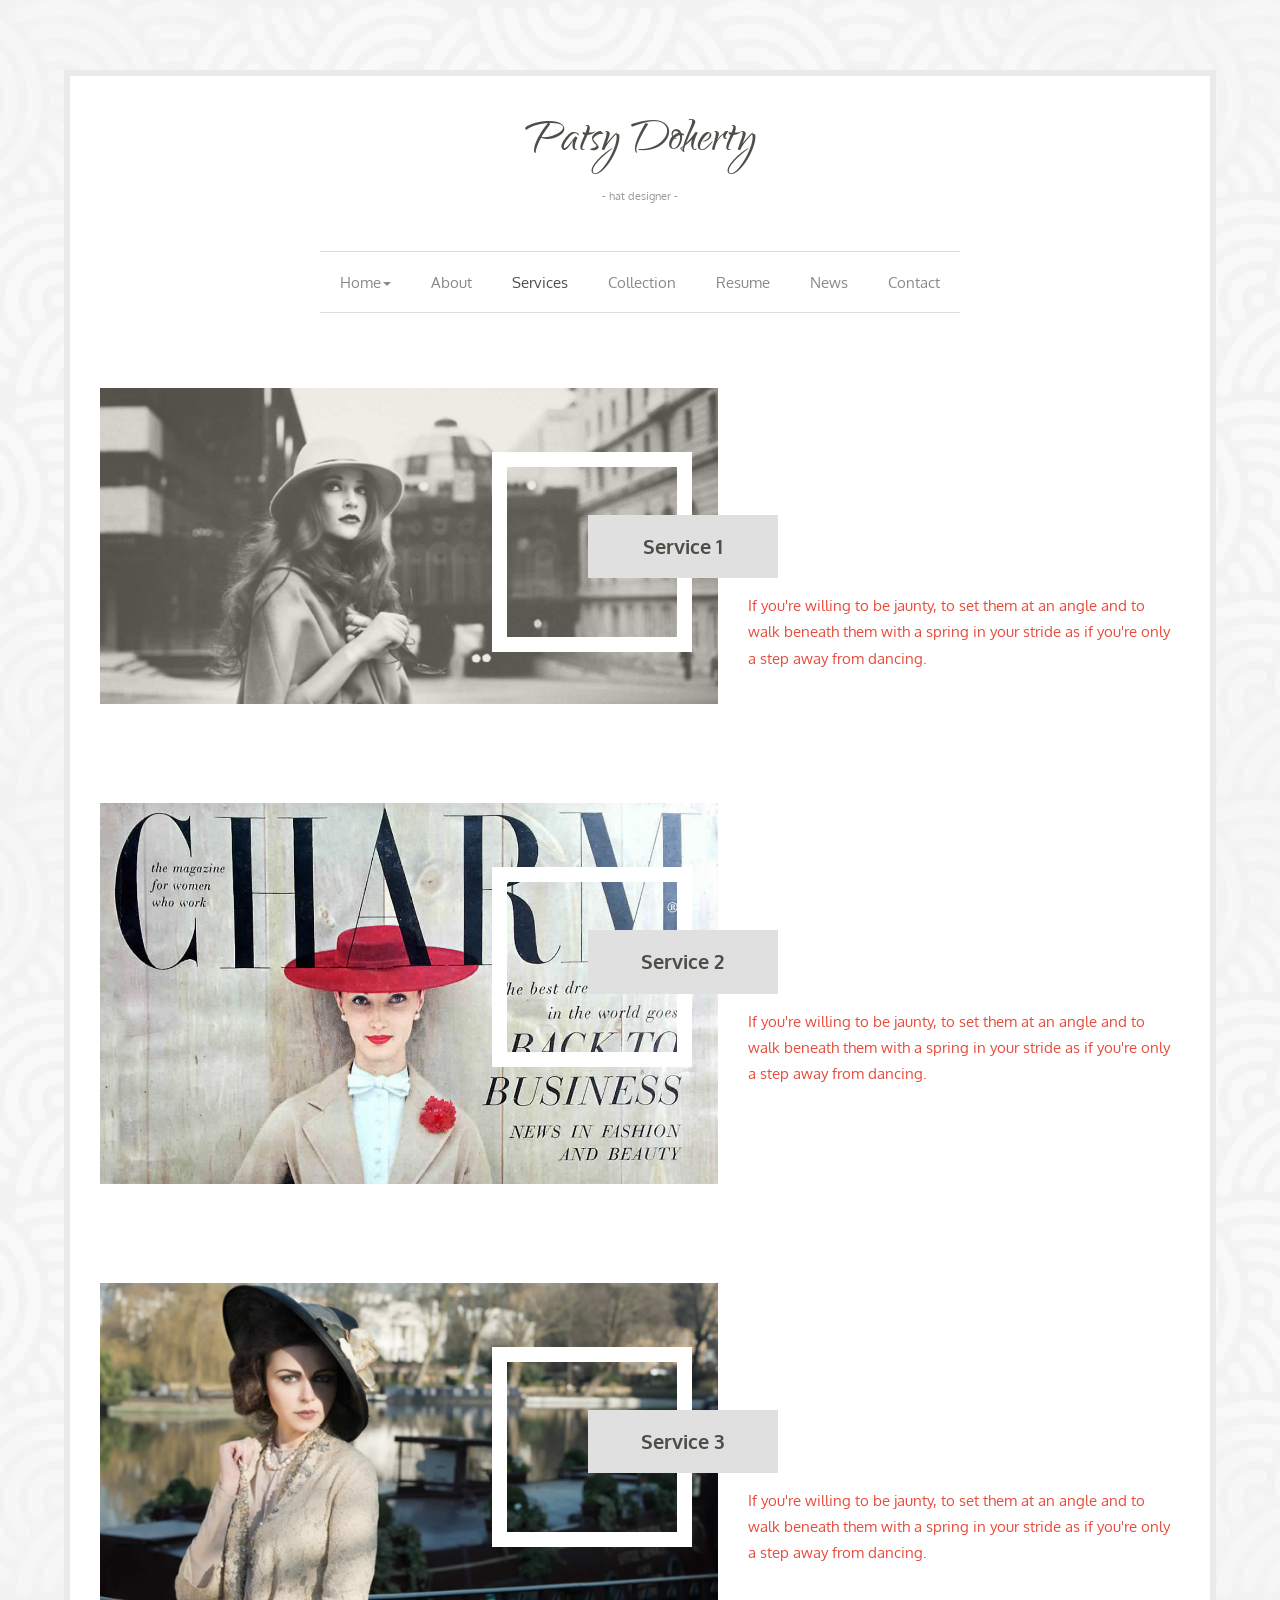
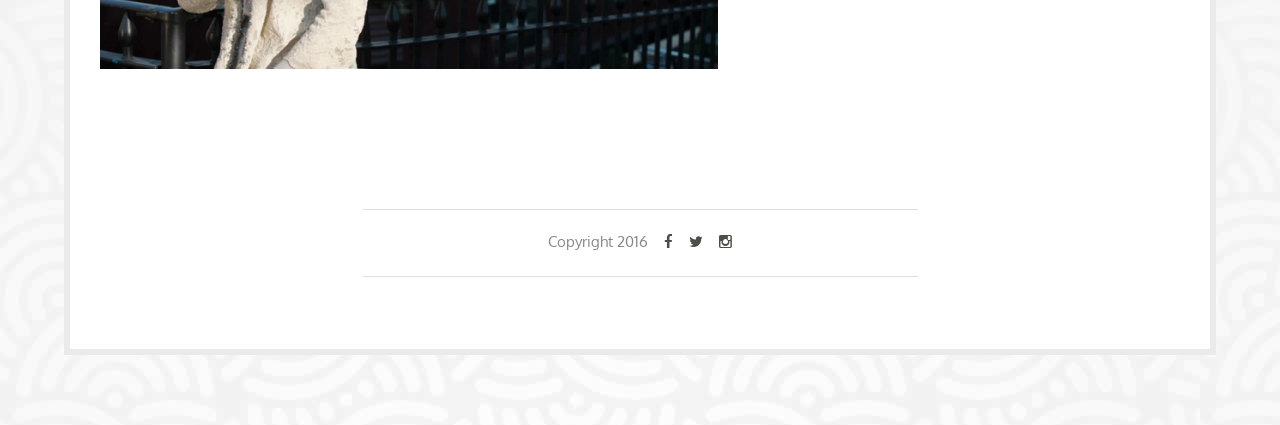
<file: services.html>
<!DOCTYPE html>
<html lang="en">

    <head>
        <title>Patsy Doherty -  Services</title>

        <meta charset="utf-8">
        <meta name="description" content="">
        <meta name="viewport" content="width=device-width, initial-scale=1">
        
        <!-- Boostrap Core CSS-->
        <link rel="stylesheet" href="css/bootstrap.min.css"> 
        
        <!-- Main CSS -->
        <link rel="stylesheet" href="css/style.css">
        
        <!-- Animate CSS -->
        <link href="css/animate.css" rel="stylesheet">
        
        <!-- Google fonts -->
        <link href='http://fonts.googleapis.com/css?family=Oxygen:400,300' rel='stylesheet' type='text/css'>
        <link rel="stylesheet" type="text/css" href="http://fonts.googleapis.com/css?family=Qwigley" />
        <!-- Font awesome -->
        <link href="font-awesome-4.1.0/css/font-awesome.min.css" rel="stylesheet" type="text/css">

   </head>
   <body>
   
   <!-- Start wrapper -->
   <div class="wrapper">
  	  <div class="col-md-12">
         <!-- Logo -->
         <div class="brand wow fadeIn" data-wow-delay="0.1s"> Patsy Doherty
           <div class="title"> - hat designer -  </div>
         </div>

         <!-- Navigation -->
         <nav class="navbar navbar-default" role="navigation">
            <!-- Brand and toggle get grouped for better mobile display -->
            <div class="navbar-header">
                <button type="button" class="navbar-toggle" data-toggle="collapse" data-target="#bs-example-navbar-collapse-1">
                    <span class="sr-only">Toggle navigation</span>
                    <span class="icon-bar"></span>
                    <span class="icon-bar"></span>
                    <span class="icon-bar"></span>
                </button>
                <!-- navbar-brand is hidden on larger screens, but visible when the menu is collapsed -->
                <div class="navbar-brand"><a href="">Patsy Doherty</a>
                <div class="title"> - hat designer - </div>
                </div>
                 
            </div>
            <!-- Collect the nav links, forms, and other content for toggling -->
            <div class="collapse navbar-collapse" id="bs-example-navbar-collapse-1">
                <ul class="nav navbar-nav">
                    <li class="dropdown">
                        <a href="#" class="dropdown-toggle" data-toggle="dropdown">Home<b class="caret"></b></a>
                        <ul class="dropdown-menu">
                            <li>
                                <a href="index.html">Home1</a>
                            </li>
                            <li>
                                <a href="index-work.html">Home2</a>
                            </li>
                        </ul>
                    </li>
                    <li>
                       <a href="about.html">About</a>
                    </li>
                    <li class="active">
                       <a href="services.html">Services</a>
                    </li>
                    <li>
                       <a href="collection.html">Collection</a>
                    </li>
                    <li>
                       <a  href="resume.html">Resume</a>
                    </li>
                    <li>
                       <a href="news.html">News</a>
                    </li>
                    <li>
                       <a href="contact.html">Contact</a>
                    </li>
                </ul>
            </div>
            <!-- /navbar-collapse -->
         </nav>
         <!-- End nav -->


         <!-- Start Services -->
         <div class="margin-services">
             <div class="col-md-7">
               <div class="first-s">
                <div class="square wow fadeInDown" data-wow-delay=".5s"></div>
               </div>
               <img src="img/services1.jpg" alt="photo" class="photo-services"/>
             </div>
             <div class="col-md-5">
               <h4 class="heading-services">Service 1</h4>
               <p> If you're willing to be jaunty, to set them at an angle and to walk beneath them with a spring in your stride as if you're only a step away from dancing.</p>
             </div>
             <div class="col-md-7">
               <div class="first-s">
                <div class="square wow fadeInDown" data-wow-delay=".5s"></div>
               </div>
               <img src="img/services2.jpg" alt="photo" class="photo-services"/>
             </div>
             <div class="col-md-5">
               <h4 class="heading-services">Service 2</h4>
               <p> If you're willing to be jaunty, to set them at an angle and to walk beneath them with a spring in your stride as if you're only a step away from dancing. </p>
             </div>
             <div class="col-md-7">
                <div class="first-s">
                 <div class="square wow fadeInDown" data-wow-delay=".5s"></div>
                </div>
                <img src="img/services3.jpg" alt="photo" class="photo-services"/>
             </div>
             <div class="col-md-5">
               <h4 class="heading-services">Service 3</h4>
               <p> If you're willing to be jaunty, to set them at an angle and to walk beneath them with a spring in your stride as if you're only a step away from dancing. </p>
             </div>
         </div>
         <!-- End services -->
             
        
         <!-- Start footer -->
         <div class="footer col-md-6 col-xs-offset-3">
            <h5>Copyright 2016
            <a href="#"><i class="fa fa-facebook fa-1x icon1"></i></a>
            <a href="#"><i class="fa fa-twitter fa-1x icon1"></i></a>
            <a href="#"><i class="fa fa-instagram fa-1x icon1"></i></a>
            </h5>
         </div>
         <!-- End footer -->
                  
      </div>
      <!-- End col-md-12 -->

   </div>
   <!-- End wrapper -->

      
   <!-- jQuery Version 1.11.0 -->
   <script src="js/jquery-1.11.0.js"></script>
   <!-- Boostrap JS -->
   <script src="js/bootstrap.min.js"></script>
   <!-- Smooth scroll JS -->
   <script src="js/smoothscroll.js"></script>
   
   <!-- Wow JavaScript -->
   <script src="js/wow.js"></script>
    
   <script>
   new WOW().init();
   </script>


</body>
</html>
</file>
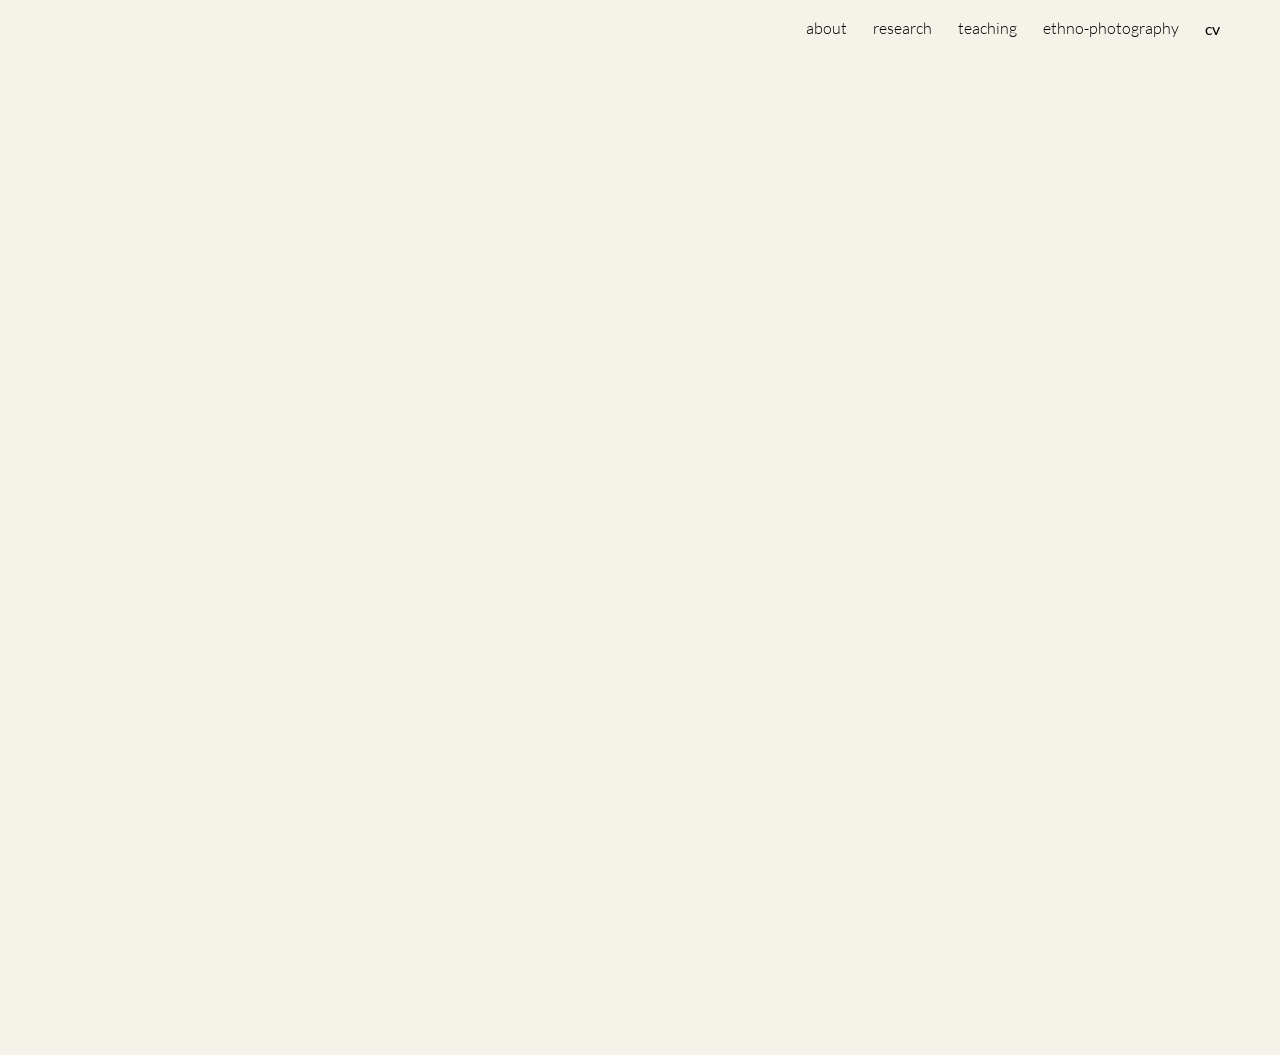
<file: site/cv.html>
<!doctype html><html lang="en"><head><meta charset="utf-8"><meta name="viewport" content="width=device-width,initial-scale=1"><title>cv · Jun Zhou</title><link rel="icon" href="assets/4027bee35e4caeaa31f5901d.png"><link rel="stylesheet" href="assets/4ce3453609b8d438a710de04.css"><link rel="stylesheet" href="assets/5a426b6c011598d1bfab35e1.css"><link rel="stylesheet" href="assets/d744232d925371556b930232.css"><style>.M63kCb{background-color: rgba(255,255,255,1);}.OUGEr{color: rgba(33,33,33,1);}.duRjpb .OUGEr{color: rgba(0,0,0,1);}.JYVBee .OUGEr{color: rgba(0,0,0,1);}.OmQG5e .OUGEr{color: rgba(33,33,33,1);}.iwQgFb{background-color: rgba(211,211,211,1);}.ySLm4c{font-family: Lato, sans-serif;}.CbiMKe{background-color: rgba(245,242,232,1);}.qeLZfd .zfr3Q{color: rgba(33,33,33,1);}.qeLZfd .qnVSj{color: rgba(33,33,33,1);}.qeLZfd .Glwbz{color: rgba(33,33,33,1);}.qeLZfd .duRjpb{color: rgba(0,0,0,1);}.qeLZfd .qLrapd{color: rgba(0,0,0,1);}.qeLZfd .JYVBee{color: rgba(0,0,0,1);}.qeLZfd .aHM7ed{color: rgba(0,0,0,1);}.qeLZfd .OmQG5e{color: rgba(33,33,33,1);}.qeLZfd .NHD4Gf{color: rgba(33,33,33,1);}.qeLZfd .aw5Odc{color: rgba(0,0,0,1);}.qeLZfd .dhtgD:hover{color: rgba(0,0,0,1);}.qeLZfd .dhtgD:visited{color: rgba(0,0,0,1);}.qeLZfd .iwQgFb{background-color: rgba(210,210,210,1);}.qeLZfd .OUGEr{color: rgba(33,33,33,1);}.qeLZfd .duRjpb .OUGEr{color: rgba(0,0,0,1);}.qeLZfd .JYVBee .OUGEr{color: rgba(0,0,0,1);}.qeLZfd .OmQG5e .OUGEr{color: rgba(33,33,33,1);}.qeLZfd:before{background-color: rgba(254,254,254,1); display: block;}.lQAHbd .zfr3Q{color: rgba(0,0,0,1);}.lQAHbd .qnVSj{color: rgba(0,0,0,1);}.lQAHbd .Glwbz{color: rgba(0,0,0,1);}.lQAHbd .duRjpb{color: rgba(0,0,0,1);}.lQAHbd .qLrapd{color: rgba(0,0,0,1);}.lQAHbd .JYVBee{color: rgba(0,0,0,1);}.lQAHbd .aHM7ed{color: rgba(0,0,0,1);}.lQAHbd .OmQG5e{color: rgba(0,0,0,1);}.lQAHbd .NHD4Gf{color: rgba(0,0,0,1);}.lQAHbd .aw5Odc{color: rgba(0,0,0,1);}.lQAHbd .dhtgD:hover{color: rgba(0,0,0,1);}.lQAHbd .dhtgD:visited{color: rgba(0,0,0,1);}.lQAHbd .iwQgFb{background-color: rgba(202,200,192,1);}.lQAHbd .OUGEr{color: rgba(0,0,0,1);}.lQAHbd .duRjpb .OUGEr{color: rgba(0,0,0,1);}.lQAHbd .JYVBee .OUGEr{color: rgba(0,0,0,1);}.lQAHbd .OmQG5e .OUGEr{color: rgba(0,0,0,1);}.lQAHbd .CbiMKe{background-color: rgba(255,255,255,1);}.lQAHbd:before{background-color: rgba(245,242,232,1); display: block;}.cJgDec .zfr3Q{color: rgba(255,255,255,1);}.cJgDec .zfr3Q .OUGEr{color: rgba(255,255,255,1);}.cJgDec .qnVSj{color: rgba(255,255,255,1);}.cJgDec .Glwbz{color: rgba(255,255,255,1);}.cJgDec .qLrapd{color: rgba(255,255,255,1);}.cJgDec .aHM7ed{color: rgba(255,255,255,1);}.cJgDec .NHD4Gf{color: rgba(255,255,255,1);}.cJgDec .IFuOkc:before{background-color: rgba(33,33,33,1); opacity: 0; display: block;}.O13XJf{height: 340px; padding-bottom: 60px; padding-top: 60px;}.O13XJf .IFuOkc{background-color: rgba(245,242,232,1); background-image: url(assets/630cc964d03e283699d55d2c.png);}.O13XJf .IFuOkc:before{background-color: rgba(33,33,33,1); opacity: 0.4; display: block;}.O13XJf .zfr3Q{color: rgba(255,255,255,1);}.O13XJf .qnVSj{color: rgba(255,255,255,1);}.O13XJf .Glwbz{color: rgba(255,255,255,1);}.O13XJf .duRjpb{color: rgba(255,255,255,1);}.O13XJf .qLrapd{color: rgba(255,255,255,1);}.O13XJf .JYVBee{color: rgba(255,255,255,1);}.O13XJf .aHM7ed{color: rgba(255,255,255,1);}.O13XJf .OmQG5e{color: rgba(255,255,255,1);}.O13XJf .NHD4Gf{color: rgba(255,255,255,1);}.tpmmCb .zfr3Q{color: rgba(33,33,33,1);}.tpmmCb .zfr3Q .OUGEr{color: rgba(33,33,33,1);}.tpmmCb .qnVSj{color: rgba(33,33,33,1);}.tpmmCb .Glwbz{color: rgba(33,33,33,1);}.tpmmCb .qLrapd{color: rgba(33,33,33,1);}.tpmmCb .aHM7ed{color: rgba(33,33,33,1);}.tpmmCb .NHD4Gf{color: rgba(33,33,33,1);}.tpmmCb .IFuOkc:before{background-color: rgba(255,255,255,1); display: block;}.tpmmCb .Wew9ke{fill: rgba(33,33,33,1);}.aw5Odc{color: rgba(0,0,0,1);}.dhtgD:hover{color: rgba(0,0,0,1);}.dhtgD:active{color: rgba(0,0,0,1);}.dhtgD:visited{color: rgba(0,0,0,1);}.Zjiec{color: rgba(255,255,255,1); font-family: Lato, sans-serif; font-size: 19pt; font-weight: 300; letter-spacing: 1px; line-height: 1.3; padding-bottom: 62.5px; padding-left: 48px; padding-right: 36px; padding-top: 11.5px;}.XMyrgf{margin-top: 0px; margin-left: 48px; margin-bottom: 24px; margin-right: 24px;}.TlfmSc{color: rgba(255,255,255,1); font-family: Lato, sans-serif; font-size: 15pt; font-weight: 300; line-height: 1.333;}.Mz8gvb{color: rgba(255,255,255,1);}.zDUgLc{background-color: rgba(33,33,33,1);}.QTKDff.chg4Jd:focus{background-color: rgba(255,255,255,0.1199999973);}.YTv4We{color: rgba(178,178,178,1);}.YTv4We:hover:before{background-color: rgba(255,255,255,0.1199999973); display: block;}.YTv4We.chg4Jd:focus:before{border-color: rgba(255,255,255,0.3600000143); display: block;}.eWDljc{background-color: rgba(33,33,33,1);}.eWDljc .hDrhEe{padding-left: 8px;}.ZXW7w{color: rgba(255,255,255,1); opacity: 1;}.PsKE7e{color: rgba(255,255,255,1); font-family: Lato, sans-serif; font-size: 12pt; font-weight: 300;}.lhZOrc{color: rgba(247,245,237,1);}.hDrhEe:hover{color: rgba(247,245,237,1);}.M9vuGd{color: rgba(247,245,237,1); font-weight: 400;}.jgXgSe:hover{color: rgba(247,245,237,1);}.j10yRb:hover{color: rgba(247,245,237,1);}.j10yRb.chg4Jd:focus:before{border-color: rgba(255,255,255,0.3600000143); display: block;}.tCHXDc{color: rgba(255,255,255,1);}.iWs3gf.chg4Jd:focus{background-color: rgba(255,255,255,0.1199999973);}.wgxiMe{background-color: rgba(33,33,33,1);}.fOU46b .TlfmSc{color: rgba(255,255,255,1);}.fOU46b .KJll8d{background-color: rgba(255,255,255,1);}.fOU46b .Mz8gvb{color: rgba(255,255,255,1);}.fOU46b .Mz8gvb.chg4Jd:focus:before{border-color: rgba(255,255,255,1); display: block;}.fOU46b .qV4dIc{color: rgba(255,255,255,0.8700000048);}.fOU46b .jgXgSe:hover{color: rgba(255,255,255,1);}.fOU46b .M9vuGd{color: rgba(255,255,255,1);}.fOU46b .tCHXDc{color: rgba(255,255,255,0.8700000048);}.fOU46b .iWs3gf.chg4Jd:focus{background-color: rgba(255,255,255,0.1199999973);}.fOU46b .G8QRnc .Mz8gvb{color: rgba(0,0,0,0.8000000119);}.fOU46b .G8QRnc .Mz8gvb.chg4Jd:focus:before{border-color: rgba(0,0,0,0.8000000119); display: block;}.fOU46b .G8QRnc .ZXW7w{color: rgba(0,0,0,0.8000000119);}.fOU46b .G8QRnc .TlfmSc{color: rgba(0,0,0,0.8000000119);}.fOU46b .G8QRnc .KJll8d{background-color: rgba(0,0,0,0.8000000119);}.fOU46b .G8QRnc .qV4dIc{color: rgba(0,0,0,0.6399999857);}.fOU46b .G8QRnc .jgXgSe:hover{color: rgba(0,0,0,0.8199999928);}.fOU46b .G8QRnc .M9vuGd{color: rgba(0,0,0,0.8199999928);}.fOU46b .G8QRnc .tCHXDc{color: rgba(0,0,0,0.6399999857);}.fOU46b .G8QRnc .iWs3gf.chg4Jd:focus{background-color: rgba(0,0,0,0.1199999973);}.fOU46b .usN8rf .Mz8gvb{color: rgba(0,0,0,0.8000000119);}.fOU46b .usN8rf .Mz8gvb.chg4Jd:focus:before{border-color: rgba(0,0,0,0.8000000119); display: block;}.fOU46b .usN8rf .ZXW7w{color: rgba(0,0,0,0.8000000119);}.fOU46b .usN8rf .TlfmSc{color: rgba(0,0,0,0.8000000119);}.fOU46b .usN8rf .KJll8d{background-color: rgba(0,0,0,0.8000000119);}.fOU46b .usN8rf .qV4dIc{color: rgba(0,0,0,0.6399999857);}.fOU46b .usN8rf .jgXgSe:hover{color: rgba(0,0,0,0.8199999928);}.fOU46b .usN8rf .M9vuGd{color: rgba(0,0,0,0.8199999928);}.fOU46b .usN8rf .tCHXDc{color: rgba(0,0,0,0.6399999857);}.fOU46b .usN8rf .iWs3gf.chg4Jd:focus{background-color: rgba(0,0,0,0.1199999973);}.fOU46b .aCIEDd .qV4dIc{color: rgba(33,33,33,1);}.fOU46b .aCIEDd .TlfmSc{color: rgba(33,33,33,1);}.fOU46b .aCIEDd .KJll8d{background-color: rgba(33,33,33,1);}.fOU46b .aCIEDd .ZXW7w{color: rgba(33,33,33,1);}.fOU46b .aCIEDd .jgXgSe:hover{color: rgba(33,33,33,1); opacity: 0.82;}.fOU46b .aCIEDd .Mz8gvb{color: rgba(33,33,33,1);}.fOU46b .aCIEDd .tCHXDc{color: rgba(33,33,33,1);}.fOU46b .aCIEDd .iWs3gf.chg4Jd:focus{background-color: rgba(33,33,33,0.1199999973);}.fOU46b .a3ETed .qV4dIc{color: rgba(0,0,0,1);}.fOU46b .a3ETed .TlfmSc{color: rgba(0,0,0,1);}.fOU46b .a3ETed .KJll8d{background-color: rgba(0,0,0,1);}.fOU46b .a3ETed .ZXW7w{color: rgba(0,0,0,1);}.fOU46b .a3ETed .jgXgSe:hover{color: rgba(0,0,0,1); opacity: 0.82;}.fOU46b .a3ETed .Mz8gvb{color: rgba(0,0,0,1);}.fOU46b .a3ETed .tCHXDc{color: rgba(0,0,0,1);}.fOU46b .a3ETed .iWs3gf.chg4Jd:focus{background-color: rgba(0,0,0,0.1199999973);}@media only screen and (min-width: 1280px){.XeSM4.b2Iqye.fOU46b .LBrwzc .tCHXDc{color: rgba(255,255,255,0.8700000048);}}.XeSM4.b2Iqye.fOU46b .LBrwzc .iWs3gf.chg4Jd:focus{background-color: rgba(255,255,255,0.1199999973);}@media only screen and (min-width: 1280px){.KuNac.b2Iqye.fOU46b .tCHXDc{color: rgba(0,0,0,0.6399999857);}}.KuNac.b2Iqye.fOU46b .iWs3gf.chg4Jd:focus{background-color: rgba(0,0,0,0.1199999973);}.fOU46b .zDUgLc{opacity: 0;}.LBrwzc .ZXW7w{color: rgba(0,0,0,1);}.LBrwzc .KJll8d{background-color: rgba(0,0,0,1);}.GBy4H .ZXW7w{color: rgba(255,255,255,1);}.GBy4H .KJll8d{background-color: rgba(255,255,255,1);}.eBSUbc{background-color: rgba(33,33,33,1); color: rgba(0,188,212,0.6999999881);}.BFDQOb:hover{color: rgba(247,245,237,1);}.ImnMyf{background-color: rgba(255,255,255,1); color: rgba(33,33,33,1);}.Vs12Bd{background-color: rgba(254,254,254,1); color: rgba(33,33,33,1);}.S5d9Rd{background-color: rgba(245,242,232,1); color: rgba(0,0,0,1);}.zfr3Q{color: rgba(33,33,33,1); font-family: Lato, sans-serif; font-size: 11pt; font-weight: 400; line-height: 1.6667; margin-top: 12px;}.qnVSj{color: rgba(33,33,33,1);}.Glwbz{color: rgba(33,33,33,1);}.duRjpb{color: rgba(0,0,0,1); font-family: Lato, sans-serif; font-size: 34pt; font-weight: 300; letter-spacing: 0.5px; line-height: 1.2; margin-top: 30px;}.Ap4VC{margin-bottom: -30px;}.qLrapd{color: rgba(0,0,0,1);}.JYVBee{color: rgba(0,0,0,1); font-family: Lato, sans-serif; font-size: 19pt; font-weight: 400; line-height: 1.4; margin-top: 20px;}.CobnVe{margin-bottom: -20px;}.aHM7ed{color: rgba(0,0,0,1);}.OmQG5e{color: rgba(33,33,33,1); font-family: Lato, sans-serif; font-size: 15pt; font-style: normal; font-weight: 400; line-height: 1.25; margin-top: 16px;}.GV3q8e{margin-bottom: -16px;}.NHD4Gf{color: rgba(33,33,33,1);}.LB7kq .duRjpb{font-size: 64pt; letter-spacing: 2px; line-height: 1; margin-top: 40px;}.LB7kq .JYVBee{font-size: 25pt; font-weight: 300; line-height: 1.1; margin-top: 25px;}@media only screen and (max-width: 479px){.LB7kq .duRjpb{font-size: 40pt;}}@media only screen and (min-width: 480px) and (max-width: 767px){.LB7kq .duRjpb{font-size: 53pt;}}@media only screen and (max-width: 479px){.LB7kq .JYVBee{font-size: 19pt;}}@media only screen and (min-width: 480px) and (max-width: 767px){.LB7kq .JYVBee{font-size: 22pt;}}.O13XJf{height: 340px; padding-bottom: 60px; padding-top: 60px;}@media only screen and (min-width: 480px) and (max-width: 767px){.O13XJf{height: 280px; padding-bottom: 40px; padding-top: 40px;}}@media only screen and (max-width: 479px){.O13XJf{height: 250px; padding-bottom: 30px; padding-top: 30px;}}.SBrW1{height: 520px;}@media only screen and (min-width: 480px) and (max-width: 767px){.SBrW1{height: 520px;}}@media only screen and (max-width: 479px){.SBrW1{height: 400px;}}.Wew9ke{fill: rgba(255,255,255,1);}.gk8rDe{height: 180px; padding-bottom: 32px; padding-top: 60px;}.gk8rDe .zfr3Q{color: rgba(0,0,0,1);}.gk8rDe .duRjpb{color: rgba(0,0,0,1); font-size: 45pt; line-height: 1.1;}.gk8rDe .qLrapd{color: rgba(0,0,0,1);}.gk8rDe .JYVBee{color: rgba(0,0,0,1); font-size: 27pt; line-height: 1.35; margin-top: 15px;}.gk8rDe .aHM7ed{color: rgba(0,0,0,1);}.gk8rDe .OmQG5e{color: rgba(33,33,33,1);}.gk8rDe .NHD4Gf{color: rgba(33,33,33,1);}@media only screen and (max-width: 479px){.gk8rDe .duRjpb{font-size: 30pt;}}@media only screen and (min-width: 480px) and (max-width: 767px){.gk8rDe .duRjpb{font-size: 38pt;}}@media only screen and (max-width: 479px){.gk8rDe .JYVBee{font-size: 20pt;}}@media only screen and (min-width: 480px) and (max-width: 767px){.gk8rDe .JYVBee{font-size: 24pt;}}@media only screen and (min-width: 480px) and (max-width: 767px){.gk8rDe{padding-top: 45px;}}@media only screen and (max-width: 479px){.gk8rDe{padding-bottom: 0px; padding-top: 30px;}}.dhtgD{text-decoration: underline;}.JzO0Vc{background-color: rgba(33,33,33,1); font-family: Lato, sans-serif; width: 250px;}@media only screen and (min-width: 1280px){.JzO0Vc{padding-top: 48.5px;}}.TlfmSc{font-family: Lato, sans-serif; font-size: 15pt; font-weight: 300; line-height: 1.333;}.PsKE7e{font-family: Lato, sans-serif; font-size: 12pt;}.IKA38e{line-height: 1.21;}.hDrhEe{padding-bottom: 11.5px; padding-top: 11.5px;}.zDUgLc{opacity: 1;}.QmpIrf{background-color: rgba(245,242,232,1); border-color: rgba(0,0,0,1); color: rgba(0,0,0,1); font-family: Lato, sans-serif; font-size: 11pt; line-height: normal;}.xkUom{border-color: rgba(245,242,232,1); color: rgba(245,242,232,1); font-family: Lato, sans-serif; font-size: 11pt; line-height: normal;}.xkUom:hover{background-color: rgba(245,242,232,0.1000000015);}.KjwKmc{color: rgba(245,242,232,1); font-family: Lato, sans-serif; font-size: 11pt; line-height: normal; line-height: normal;}.KjwKmc:hover{background-color: rgba(245,242,232,0.1000000015);}.lQAHbd .QmpIrf{background-color: rgba(255,255,255,1); border-color: rgba(0,0,0,1); color: rgba(0,0,0,1); font-family: Lato, sans-serif; font-size: 11pt; line-height: normal;}.lQAHbd .xkUom{border-color: rgba(254,254,254,1); color: rgba(254,254,254,1); font-family: Lato, sans-serif; font-size: 11pt; line-height: normal;}.lQAHbd .xkUom:hover{background-color: rgba(255,255,255,0.1000000015);}.lQAHbd .KjwKmc{color: rgba(254,254,254,1); font-family: Lato, sans-serif; font-size: 11pt; line-height: normal;}.lQAHbd .KjwKmc:hover{background-color: rgba(255,255,255,0.1000000015);}.lQAHbd .Mt0nFe{border-color: rgba(0,0,0,0.200000003);}.cJgDec .QmpIrf{background-color: rgba(255,255,255,1); border-color: rgba(0,0,0,1); color: rgba(0,0,0,1); font-family: Lato, sans-serif; font-size: 11pt; line-height: normal;}.cJgDec .xkUom{border-color: rgba(254,254,254,1); color: rgba(254,254,254,1); font-family: Lato, sans-serif; font-size: 11pt; line-height: normal;}.cJgDec .xkUom:hover{background-color: rgba(255,255,255,0.1000000015);}.cJgDec .KjwKmc{color: rgba(254,254,254,1); font-family: Lato, sans-serif; font-size: 11pt; line-height: normal;}.cJgDec .KjwKmc:hover{background-color: rgba(255,255,255,0.1000000015);}.tpmmCb .QmpIrf{background-color: rgba(255,255,255,1); border-color: rgba(0,0,0,1); color: rgba(0,0,0,1); font-family: Lato, sans-serif; font-size: 11pt; line-height: normal;}.tpmmCb .xkUom{border-color: rgba(245,242,232,1); color: rgba(245,242,232,1); font-family: Lato, sans-serif; font-size: 11pt; line-height: normal;}.tpmmCb .xkUom:hover{background-color: rgba(245,242,232,0.1000000015);}.tpmmCb .KjwKmc{color: rgba(245,242,232,1); font-family: Lato, sans-serif; font-size: 11pt; line-height: normal;}.tpmmCb .KjwKmc:hover{background-color: rgba(245,242,232,0.1000000015);}.gk8rDe .QmpIrf{background-color: rgba(245,242,232,1); border-color: rgba(0,0,0,1); color: rgba(0,0,0,1); font-family: Lato, sans-serif; font-size: 11pt; line-height: normal;}.gk8rDe .xkUom{border-color: rgba(245,242,232,1); color: rgba(245,242,232,1); font-family: Lato, sans-serif; font-size: 11pt; line-height: normal;}.gk8rDe .xkUom:hover{background-color: rgba(245,242,232,0.1000000015);}.gk8rDe .KjwKmc{color: rgba(245,242,232,1); font-family: Lato, sans-serif; font-size: 11pt; line-height: normal;}.gk8rDe .KjwKmc:hover{background-color: rgba(245,242,232,0.1000000015);}.O13XJf .QmpIrf{background-color: rgba(255,255,255,1); border-color: rgba(0,0,0,1); color: rgba(0,0,0,1); font-family: Lato, sans-serif; font-size: 11pt; line-height: normal;}.O13XJf .xkUom{border-color: rgba(254,254,254,1); color: rgba(254,254,254,1); font-family: Lato, sans-serif; font-size: 11pt; line-height: normal;}.O13XJf .xkUom:hover{background-color: rgba(255,255,255,0.1000000015);}.O13XJf .KjwKmc{color: rgba(254,254,254,1); font-family: Lato, sans-serif; font-size: 11pt; line-height: normal;}.O13XJf .KjwKmc:hover{background-color: rgba(255,255,255,0.1000000015);}.Y4CpGd{font-family: Lato, sans-serif; font-size: 11pt;}.CMArNe{background-color: rgba(254,254,254,1);}.LBrwzc .TlfmSc{color: rgba(0,0,0,0.8000000119);}.LBrwzc .YTv4We{color: rgba(0,0,0,0.6399999857);}.LBrwzc .YTv4We.chg4Jd:focus:before{border-color: rgba(0,0,0,0.6399999857); display: block;}.LBrwzc .Mz8gvb{color: rgba(0,0,0,0.6399999857);}.LBrwzc .tCHXDc{color: rgba(0,0,0,0.6399999857);}.LBrwzc .iWs3gf.chg4Jd:focus{background-color: rgba(0,0,0,0.1199999973);}.LBrwzc .wgxiMe{background-color: rgba(255,255,255,1);}.LBrwzc .qV4dIc{color: rgba(0,0,0,0.6399999857);}.LBrwzc .M9vuGd{color: rgba(0,0,0,0.8000000119); font-weight: bold;}.LBrwzc .Zjiec{color: rgba(0,0,0,0.8000000119);}.LBrwzc .IKA38e{color: rgba(0,0,0,0.6399999857);}.LBrwzc .lhZOrc.IKA38e{color: rgba(0,0,0,0.8000000119); font-weight: bold;}.LBrwzc .j10yRb:hover{color: rgba(0,0,0,0.8000000119);}.LBrwzc .eBSUbc{color: rgba(0,0,0,0.8000000119);}.LBrwzc .hDrhEe:hover{color: rgba(0,0,0,0.8000000119);}.LBrwzc .jgXgSe:hover{color: rgba(0,0,0,0.8000000119);}.LBrwzc .M9vuGd:hover{color: rgba(0,0,0,0.8000000119);}.LBrwzc .zDUgLc{border-bottom-color: rgba(204,204,204,1); border-bottom-width: 1px; border-bottom-style: solid;}.fOU46b .LBrwzc .M9vuGd{color: rgba(0,0,0,0.8000000119);}.fOU46b .LBrwzc .jgXgSe:hover{color: rgba(0,0,0,0.8000000119);}.fOU46b .LBrwzc .zDUgLc{opacity: 1; border-bottom-style: none;}.fOU46b .LBrwzc .tCHXDc{color: rgba(0,0,0,0.6399999857);}.fOU46b .LBrwzc .iWs3gf.chg4Jd:focus{background-color: rgba(0,0,0,0.1199999973);}.fOU46b .GBy4H .M9vuGd{color: rgba(255,255,255,1);}.fOU46b .GBy4H .jgXgSe:hover{color: rgba(255,255,255,1);}.fOU46b .GBy4H .zDUgLc{opacity: 1;}.fOU46b .GBy4H .tCHXDc{color: rgba(255,255,255,0.8700000048);}.fOU46b .GBy4H .iWs3gf.chg4Jd:focus{background-color: rgba(255,255,255,0.1199999973);}.XeSM4.G9Qloe.fOU46b .LBrwzc .tCHXDc{color: rgba(0,0,0,0.6399999857);}.XeSM4.G9Qloe.fOU46b .LBrwzc .iWs3gf.chg4Jd:focus{background-color: rgba(0,0,0,0.1199999973);}.GBy4H .lhZOrc.IKA38e{color: rgba(255,255,255,1);}.GBy4H .eBSUbc{color: rgba(255,255,255,0.8700000048);}.GBy4H .hDrhEe:hover{color: rgba(255,255,255,1);}.GBy4H .j10yRb:hover{color: rgba(255,255,255,1);}.GBy4H .YTv4We{color: rgba(255,255,255,1);}.GBy4H .YTv4We.chg4Jd:focus:before{border-color: rgba(255,255,255,1); display: block;}.GBy4H .tCHXDc{color: rgba(255,255,255,0.8700000048);}.GBy4H .iWs3gf.chg4Jd:focus{background-color: rgba(255,255,255,0.1199999973);}.GBy4H .jgXgSe:hover{color: rgba(255,255,255,1);}.GBy4H .jgXgSe:hover{color: rgba(255,255,255,1);}.GBy4H .M9vuGd{color: rgba(255,255,255,1);}.GBy4H .M9vuGd:hover{color: rgba(255,255,255,1);}.QcmuFb{padding-left: 20px;}.vDPrib{padding-left: 40px;}.TBDXjd{padding-left: 60px;}.bYeK8e{padding-left: 80px;}.CuqSDe{padding-left: 100px;}.Havqpe{padding-left: 120px;}.JvDrRe{padding-left: 140px;}.o5lrIf{padding-left: 160px;}.yOJW7c{padding-left: 180px;}.rB8cye{padding-left: 200px;}.RuayVd{padding-right: 20px;}.YzcKX{padding-right: 40px;}.reTV0b{padding-right: 60px;}.vSYeUc{padding-right: 80px;}.PxtZIe{padding-right: 100px;}.ahQMed{padding-right: 120px;}.rzhcXb{padding-right: 140px;}.PBhj0b{padding-right: 160px;}.TlN46c{padding-right: 180px;}.GEdNnc{padding-right: 200px;}.TMjjoe{font-family: Lato, sans-serif; font-size: 9pt; line-height: 1.2; margin-top: 0px;}@media only screen and (min-width: 1280px){.yxgWrb{margin-left: 250px;}}@media only screen and (max-width: 479px){.Zjiec{font-size: 15pt;}}@media only screen and (min-width: 480px) and (max-width: 767px){.Zjiec{font-size: 17pt;}}@media only screen and (max-width: 479px){.TlfmSc{font-size: 13pt;}}@media only screen and (min-width: 480px) and (max-width: 767px){.TlfmSc{font-size: 14pt;}}@media only screen and (max-width: 479px){.PsKE7e{font-size: 12pt;}}@media only screen and (min-width: 480px) and (max-width: 767px){.PsKE7e{font-size: 12pt;}}@media only screen and (max-width: 479px){.duRjpb{font-size: 24pt;}}@media only screen and (min-width: 480px) and (max-width: 767px){.duRjpb{font-size: 29pt;}}@media only screen and (max-width: 479px){.JYVBee{font-size: 15pt;}}@media only screen and (min-width: 480px) and (max-width: 767px){.JYVBee{font-size: 17pt;}}@media only screen and (max-width: 479px){.OmQG5e{font-size: 13pt;}}@media only screen and (min-width: 480px) and (max-width: 767px){.OmQG5e{font-size: 14pt;}}@media only screen and (max-width: 479px){.TlfmSc{font-size: 13pt;}}@media only screen and (min-width: 480px) and (max-width: 767px){.TlfmSc{font-size: 14pt;}}@media only screen and (max-width: 479px){.PsKE7e{font-size: 12pt;}}@media only screen and (min-width: 480px) and (max-width: 767px){.PsKE7e{font-size: 12pt;}}@media only screen and (max-width: 479px){.TMjjoe{font-size: 9pt;}}@media only screen and (min-width: 480px) and (max-width: 767px){.TMjjoe{font-size: 9pt;}}</style><link rel="stylesheet" href="assets/mirror-4d92bc7c0a9abbf36bfe99ab.css"></head><body><a class="skip" href="#main">Skip to content</a><header class="site-header"><nav aria-label="Main navigation"><a href="about.html">about</a><a href="research.html">research</a><a href="teaching.html">teaching</a><a href="ethno-photography.html">ethno-photography</a><a href="cv.html" aria-current="page">cv</a></nav></header><main id="main" class="fktJzd AKpWA fOU46b G9Qloe XeSM4 XxIgdb"><div class="UtePc RCETm SwuGbc"><section class="yaqOZd lQAHbd" id="h.1952ca3ac14e8d60_0"><div class="IFuOkc"></div><div class="mYVXT"><div class="LS81yb VICjCf j5pSsc db35Fc" tabindex="-1"><div class="hJDwNd-AhqUyc-uQSCkd Ft7HRd-AhqUyc-uQSCkd purZT-AhqUyc-II5mzb ZcASvf-AhqUyc-II5mzb pSzOP-AhqUyc-qWD73c Ktthjf-AhqUyc-qWD73c JNdkSc SQVYQc"><div class="JNdkSc-SmKAyb LkDMRd"><div class=""><div class="oKdM2c ZZyype Kzv0Me"><div class="hJDwNd-AhqUyc-uQSCkd Ft7HRd-AhqUyc-uQSCkd jXK9ad D2fZ2 zu5uec OjCsFc dmUFtb wHaque g5GTcb" id="h.1952ca3ac14e8d60_4"><div class="jXK9ad-SmKAyb"><div class="tyJCtd OWlOyc baZpAe"><div><div class="WIdY2d M1aSXe"><div class="t5qrWd" style="padding-top: 74.0740740741%"></div><iframe allowfullscreen="" aria-label="Drive, Jun Zhou CV.pdf" class="YMEQtf L6cTce-purZT L6cTce-pSzOP" frameborder="0" loading="lazy" sandbox="allow-scripts allow-popups allow-forms allow-same-origin allow-popups-to-escape-sandbox allow-downloads allow-modals allow-storage-access-by-user-activation" src="https://drive.google.com/file/d/1E8c4OFHJfpZ4nnifePvz9LZMAMpr1EV1/preview" style="width:100%;height:80vh;min-height:500px;border:0;" title="Drive, Jun Zhou CV.pdf"></iframe><a href="https://drive.google.com/file/d/1E8c4OFHJfpZ4nnifePvz9LZMAMpr1EV1/preview" rel="noopener" target="_blank">Open Drive, Jun Zhou CV.pdf in a new tab</a><div class="TPTLxf"></div><div aria-label="Drive, Jun Zhou CV.pdf" class="JmGwdf SzkQif L6cTce-hJDwNd L6cTce-dQCS7c" role="link" tabindex="0"><div class="t0pVcb"><div class="TZchLb FQ4MFe" style="background-image: url(assets/16a1fcfbbc474b001a13f40e.png);"></div></div><div class="pHBU0d"><div class="ojy9Ed"><img alt="Fieldwork photograph" class="McKOwe" loading="lazy" src="assets/6d368f1e6e077f115f6d7cc3.png"/><span class="pB4Yfc">Jun Zhou CV.pdf</span></div></div></div></div></div></div></div></div></div></div></div></div></div></div></section></div></main></body></html>
</file>
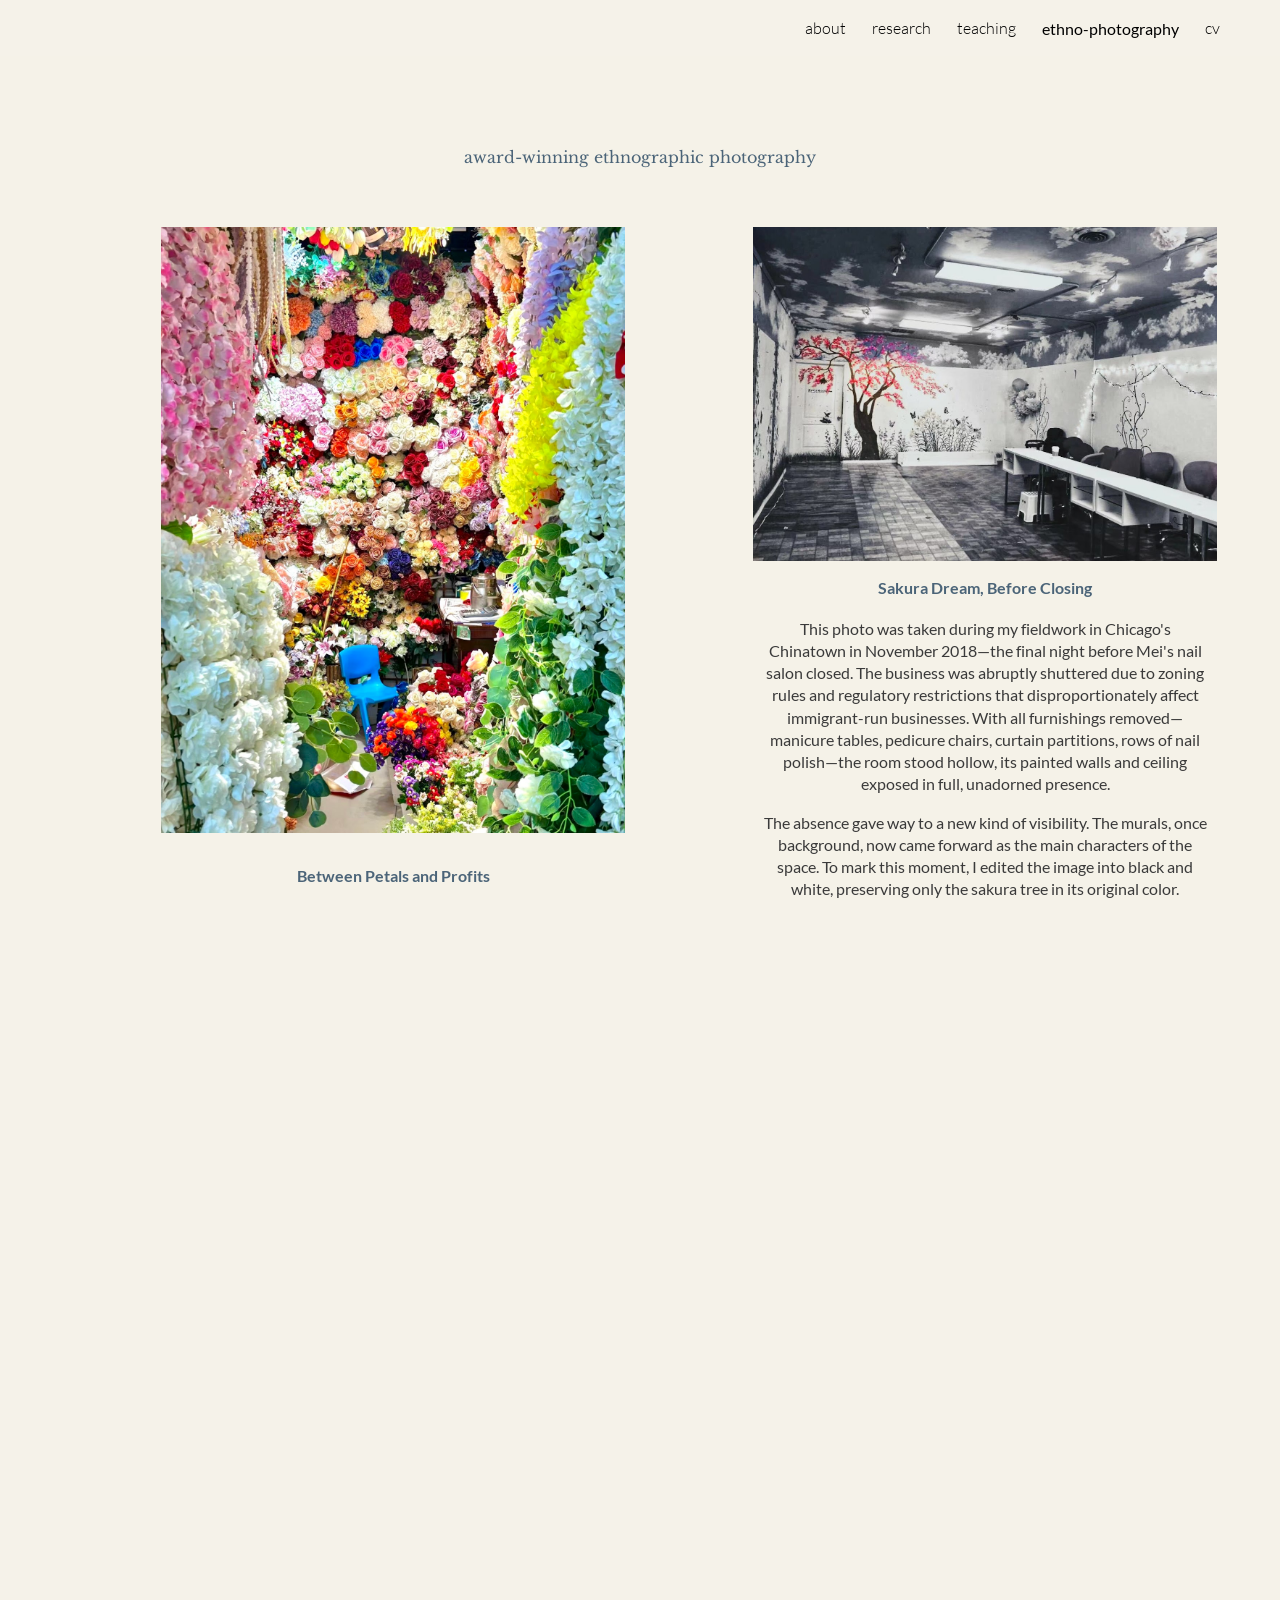
<file: site/ethno-photography.html>
<!doctype html><html lang="en"><head><meta charset="utf-8"><meta name="viewport" content="width=device-width,initial-scale=1"><title>ethno-photography · Jun Zhou</title><link rel="icon" href="assets/4027bee35e4caeaa31f5901d.png"><link rel="stylesheet" href="assets/4ce3453609b8d438a710de04.css"><link rel="stylesheet" href="assets/5a426b6c011598d1bfab35e1.css"><link rel="stylesheet" href="assets/1142182db5662ed6d9e5342b.css"><link rel="stylesheet" href="assets/8eb36b20e5120e1aed48fe71.css"><link rel="stylesheet" href="assets/992619c5d5077055e4f347d7.css"><link rel="stylesheet" href="assets/d744232d925371556b930232.css"><style>.M63kCb{background-color: rgba(255,255,255,1);}.OUGEr{color: rgba(33,33,33,1);}.duRjpb .OUGEr{color: rgba(0,0,0,1);}.JYVBee .OUGEr{color: rgba(0,0,0,1);}.OmQG5e .OUGEr{color: rgba(33,33,33,1);}.iwQgFb{background-color: rgba(211,211,211,1);}.ySLm4c{font-family: Lato, sans-serif;}.CbiMKe{background-color: rgba(245,242,232,1);}.qeLZfd .zfr3Q{color: rgba(33,33,33,1);}.qeLZfd .qnVSj{color: rgba(33,33,33,1);}.qeLZfd .Glwbz{color: rgba(33,33,33,1);}.qeLZfd .duRjpb{color: rgba(0,0,0,1);}.qeLZfd .qLrapd{color: rgba(0,0,0,1);}.qeLZfd .JYVBee{color: rgba(0,0,0,1);}.qeLZfd .aHM7ed{color: rgba(0,0,0,1);}.qeLZfd .OmQG5e{color: rgba(33,33,33,1);}.qeLZfd .NHD4Gf{color: rgba(33,33,33,1);}.qeLZfd .aw5Odc{color: rgba(0,0,0,1);}.qeLZfd .dhtgD:hover{color: rgba(0,0,0,1);}.qeLZfd .dhtgD:visited{color: rgba(0,0,0,1);}.qeLZfd .iwQgFb{background-color: rgba(210,210,210,1);}.qeLZfd .OUGEr{color: rgba(33,33,33,1);}.qeLZfd .duRjpb .OUGEr{color: rgba(0,0,0,1);}.qeLZfd .JYVBee .OUGEr{color: rgba(0,0,0,1);}.qeLZfd .OmQG5e .OUGEr{color: rgba(33,33,33,1);}.qeLZfd:before{background-color: rgba(254,254,254,1); display: block;}.lQAHbd .zfr3Q{color: rgba(0,0,0,1);}.lQAHbd .qnVSj{color: rgba(0,0,0,1);}.lQAHbd .Glwbz{color: rgba(0,0,0,1);}.lQAHbd .duRjpb{color: rgba(0,0,0,1);}.lQAHbd .qLrapd{color: rgba(0,0,0,1);}.lQAHbd .JYVBee{color: rgba(0,0,0,1);}.lQAHbd .aHM7ed{color: rgba(0,0,0,1);}.lQAHbd .OmQG5e{color: rgba(0,0,0,1);}.lQAHbd .NHD4Gf{color: rgba(0,0,0,1);}.lQAHbd .aw5Odc{color: rgba(0,0,0,1);}.lQAHbd .dhtgD:hover{color: rgba(0,0,0,1);}.lQAHbd .dhtgD:visited{color: rgba(0,0,0,1);}.lQAHbd .iwQgFb{background-color: rgba(202,200,192,1);}.lQAHbd .OUGEr{color: rgba(0,0,0,1);}.lQAHbd .duRjpb .OUGEr{color: rgba(0,0,0,1);}.lQAHbd .JYVBee .OUGEr{color: rgba(0,0,0,1);}.lQAHbd .OmQG5e .OUGEr{color: rgba(0,0,0,1);}.lQAHbd .CbiMKe{background-color: rgba(255,255,255,1);}.lQAHbd:before{background-color: rgba(245,242,232,1); display: block;}.cJgDec .zfr3Q{color: rgba(255,255,255,1);}.cJgDec .zfr3Q .OUGEr{color: rgba(255,255,255,1);}.cJgDec .qnVSj{color: rgba(255,255,255,1);}.cJgDec .Glwbz{color: rgba(255,255,255,1);}.cJgDec .qLrapd{color: rgba(255,255,255,1);}.cJgDec .aHM7ed{color: rgba(255,255,255,1);}.cJgDec .NHD4Gf{color: rgba(255,255,255,1);}.cJgDec .IFuOkc:before{background-color: rgba(33,33,33,1); opacity: 0; display: block;}.O13XJf{height: 340px; padding-bottom: 60px; padding-top: 60px;}.O13XJf .IFuOkc{background-color: rgba(245,242,232,1); background-image: url(assets/630cc964d03e283699d55d2c.png);}.O13XJf .IFuOkc:before{background-color: rgba(33,33,33,1); opacity: 0.4; display: block;}.O13XJf .zfr3Q{color: rgba(255,255,255,1);}.O13XJf .qnVSj{color: rgba(255,255,255,1);}.O13XJf .Glwbz{color: rgba(255,255,255,1);}.O13XJf .duRjpb{color: rgba(255,255,255,1);}.O13XJf .qLrapd{color: rgba(255,255,255,1);}.O13XJf .JYVBee{color: rgba(255,255,255,1);}.O13XJf .aHM7ed{color: rgba(255,255,255,1);}.O13XJf .OmQG5e{color: rgba(255,255,255,1);}.O13XJf .NHD4Gf{color: rgba(255,255,255,1);}.tpmmCb .zfr3Q{color: rgba(33,33,33,1);}.tpmmCb .zfr3Q .OUGEr{color: rgba(33,33,33,1);}.tpmmCb .qnVSj{color: rgba(33,33,33,1);}.tpmmCb .Glwbz{color: rgba(33,33,33,1);}.tpmmCb .qLrapd{color: rgba(33,33,33,1);}.tpmmCb .aHM7ed{color: rgba(33,33,33,1);}.tpmmCb .NHD4Gf{color: rgba(33,33,33,1);}.tpmmCb .IFuOkc:before{background-color: rgba(255,255,255,1); display: block;}.tpmmCb .Wew9ke{fill: rgba(33,33,33,1);}.aw5Odc{color: rgba(0,0,0,1);}.dhtgD:hover{color: rgba(0,0,0,1);}.dhtgD:active{color: rgba(0,0,0,1);}.dhtgD:visited{color: rgba(0,0,0,1);}.Zjiec{color: rgba(255,255,255,1); font-family: Lato, sans-serif; font-size: 19pt; font-weight: 300; letter-spacing: 1px; line-height: 1.3; padding-bottom: 62.5px; padding-left: 48px; padding-right: 36px; padding-top: 11.5px;}.XMyrgf{margin-top: 0px; margin-left: 48px; margin-bottom: 24px; margin-right: 24px;}.TlfmSc{color: rgba(255,255,255,1); font-family: Lato, sans-serif; font-size: 15pt; font-weight: 300; line-height: 1.333;}.Mz8gvb{color: rgba(255,255,255,1);}.zDUgLc{background-color: rgba(33,33,33,1);}.QTKDff.chg4Jd:focus{background-color: rgba(255,255,255,0.1199999973);}.YTv4We{color: rgba(178,178,178,1);}.YTv4We:hover:before{background-color: rgba(255,255,255,0.1199999973); display: block;}.YTv4We.chg4Jd:focus:before{border-color: rgba(255,255,255,0.3600000143); display: block;}.eWDljc{background-color: rgba(33,33,33,1);}.eWDljc .hDrhEe{padding-left: 8px;}.ZXW7w{color: rgba(255,255,255,1); opacity: 1;}.PsKE7e{color: rgba(255,255,255,1); font-family: Lato, sans-serif; font-size: 12pt; font-weight: 300;}.lhZOrc{color: rgba(247,245,237,1);}.hDrhEe:hover{color: rgba(247,245,237,1);}.M9vuGd{color: rgba(247,245,237,1); font-weight: 400;}.jgXgSe:hover{color: rgba(247,245,237,1);}.j10yRb:hover{color: rgba(247,245,237,1);}.j10yRb.chg4Jd:focus:before{border-color: rgba(255,255,255,0.3600000143); display: block;}.tCHXDc{color: rgba(255,255,255,1);}.iWs3gf.chg4Jd:focus{background-color: rgba(255,255,255,0.1199999973);}.wgxiMe{background-color: rgba(33,33,33,1);}.fOU46b .TlfmSc{color: rgba(255,255,255,1);}.fOU46b .KJll8d{background-color: rgba(255,255,255,1);}.fOU46b .Mz8gvb{color: rgba(255,255,255,1);}.fOU46b .Mz8gvb.chg4Jd:focus:before{border-color: rgba(255,255,255,1); display: block;}.fOU46b .qV4dIc{color: rgba(255,255,255,0.8700000048);}.fOU46b .jgXgSe:hover{color: rgba(255,255,255,1);}.fOU46b .M9vuGd{color: rgba(255,255,255,1);}.fOU46b .tCHXDc{color: rgba(255,255,255,0.8700000048);}.fOU46b .iWs3gf.chg4Jd:focus{background-color: rgba(255,255,255,0.1199999973);}.fOU46b .G8QRnc .Mz8gvb{color: rgba(0,0,0,0.8000000119);}.fOU46b .G8QRnc .Mz8gvb.chg4Jd:focus:before{border-color: rgba(0,0,0,0.8000000119); display: block;}.fOU46b .G8QRnc .ZXW7w{color: rgba(0,0,0,0.8000000119);}.fOU46b .G8QRnc .TlfmSc{color: rgba(0,0,0,0.8000000119);}.fOU46b .G8QRnc .KJll8d{background-color: rgba(0,0,0,0.8000000119);}.fOU46b .G8QRnc .qV4dIc{color: rgba(0,0,0,0.6399999857);}.fOU46b .G8QRnc .jgXgSe:hover{color: rgba(0,0,0,0.8199999928);}.fOU46b .G8QRnc .M9vuGd{color: rgba(0,0,0,0.8199999928);}.fOU46b .G8QRnc .tCHXDc{color: rgba(0,0,0,0.6399999857);}.fOU46b .G8QRnc .iWs3gf.chg4Jd:focus{background-color: rgba(0,0,0,0.1199999973);}.fOU46b .usN8rf .Mz8gvb{color: rgba(0,0,0,0.8000000119);}.fOU46b .usN8rf .Mz8gvb.chg4Jd:focus:before{border-color: rgba(0,0,0,0.8000000119); display: block;}.fOU46b .usN8rf .ZXW7w{color: rgba(0,0,0,0.8000000119);}.fOU46b .usN8rf .TlfmSc{color: rgba(0,0,0,0.8000000119);}.fOU46b .usN8rf .KJll8d{background-color: rgba(0,0,0,0.8000000119);}.fOU46b .usN8rf .qV4dIc{color: rgba(0,0,0,0.6399999857);}.fOU46b .usN8rf .jgXgSe:hover{color: rgba(0,0,0,0.8199999928);}.fOU46b .usN8rf .M9vuGd{color: rgba(0,0,0,0.8199999928);}.fOU46b .usN8rf .tCHXDc{color: rgba(0,0,0,0.6399999857);}.fOU46b .usN8rf .iWs3gf.chg4Jd:focus{background-color: rgba(0,0,0,0.1199999973);}.fOU46b .aCIEDd .qV4dIc{color: rgba(33,33,33,1);}.fOU46b .aCIEDd .TlfmSc{color: rgba(33,33,33,1);}.fOU46b .aCIEDd .KJll8d{background-color: rgba(33,33,33,1);}.fOU46b .aCIEDd .ZXW7w{color: rgba(33,33,33,1);}.fOU46b .aCIEDd .jgXgSe:hover{color: rgba(33,33,33,1); opacity: 0.82;}.fOU46b .aCIEDd .Mz8gvb{color: rgba(33,33,33,1);}.fOU46b .aCIEDd .tCHXDc{color: rgba(33,33,33,1);}.fOU46b .aCIEDd .iWs3gf.chg4Jd:focus{background-color: rgba(33,33,33,0.1199999973);}.fOU46b .a3ETed .qV4dIc{color: rgba(0,0,0,1);}.fOU46b .a3ETed .TlfmSc{color: rgba(0,0,0,1);}.fOU46b .a3ETed .KJll8d{background-color: rgba(0,0,0,1);}.fOU46b .a3ETed .ZXW7w{color: rgba(0,0,0,1);}.fOU46b .a3ETed .jgXgSe:hover{color: rgba(0,0,0,1); opacity: 0.82;}.fOU46b .a3ETed .Mz8gvb{color: rgba(0,0,0,1);}.fOU46b .a3ETed .tCHXDc{color: rgba(0,0,0,1);}.fOU46b .a3ETed .iWs3gf.chg4Jd:focus{background-color: rgba(0,0,0,0.1199999973);}@media only screen and (min-width: 1280px){.XeSM4.b2Iqye.fOU46b .LBrwzc .tCHXDc{color: rgba(255,255,255,0.8700000048);}}.XeSM4.b2Iqye.fOU46b .LBrwzc .iWs3gf.chg4Jd:focus{background-color: rgba(255,255,255,0.1199999973);}@media only screen and (min-width: 1280px){.KuNac.b2Iqye.fOU46b .tCHXDc{color: rgba(0,0,0,0.6399999857);}}.KuNac.b2Iqye.fOU46b .iWs3gf.chg4Jd:focus{background-color: rgba(0,0,0,0.1199999973);}.fOU46b .zDUgLc{opacity: 0;}.LBrwzc .ZXW7w{color: rgba(0,0,0,1);}.LBrwzc .KJll8d{background-color: rgba(0,0,0,1);}.GBy4H .ZXW7w{color: rgba(255,255,255,1);}.GBy4H .KJll8d{background-color: rgba(255,255,255,1);}.eBSUbc{background-color: rgba(33,33,33,1); color: rgba(0,188,212,0.6999999881);}.BFDQOb:hover{color: rgba(247,245,237,1);}.ImnMyf{background-color: rgba(255,255,255,1); color: rgba(33,33,33,1);}.Vs12Bd{background-color: rgba(254,254,254,1); color: rgba(33,33,33,1);}.S5d9Rd{background-color: rgba(245,242,232,1); color: rgba(0,0,0,1);}.zfr3Q{color: rgba(33,33,33,1); font-family: Lato, sans-serif; font-size: 11pt; font-weight: 400; line-height: 1.6667; margin-top: 12px;}.qnVSj{color: rgba(33,33,33,1);}.Glwbz{color: rgba(33,33,33,1);}.duRjpb{color: rgba(0,0,0,1); font-family: Lato, sans-serif; font-size: 34pt; font-weight: 300; letter-spacing: 0.5px; line-height: 1.2; margin-top: 30px;}.Ap4VC{margin-bottom: -30px;}.qLrapd{color: rgba(0,0,0,1);}.JYVBee{color: rgba(0,0,0,1); font-family: Lato, sans-serif; font-size: 19pt; font-weight: 400; line-height: 1.4; margin-top: 20px;}.CobnVe{margin-bottom: -20px;}.aHM7ed{color: rgba(0,0,0,1);}.OmQG5e{color: rgba(33,33,33,1); font-family: Lato, sans-serif; font-size: 15pt; font-style: normal; font-weight: 400; line-height: 1.25; margin-top: 16px;}.GV3q8e{margin-bottom: -16px;}.NHD4Gf{color: rgba(33,33,33,1);}.LB7kq .duRjpb{font-size: 64pt; letter-spacing: 2px; line-height: 1; margin-top: 40px;}.LB7kq .JYVBee{font-size: 25pt; font-weight: 300; line-height: 1.1; margin-top: 25px;}@media only screen and (max-width: 479px){.LB7kq .duRjpb{font-size: 40pt;}}@media only screen and (min-width: 480px) and (max-width: 767px){.LB7kq .duRjpb{font-size: 53pt;}}@media only screen and (max-width: 479px){.LB7kq .JYVBee{font-size: 19pt;}}@media only screen and (min-width: 480px) and (max-width: 767px){.LB7kq .JYVBee{font-size: 22pt;}}.O13XJf{height: 340px; padding-bottom: 60px; padding-top: 60px;}@media only screen and (min-width: 480px) and (max-width: 767px){.O13XJf{height: 280px; padding-bottom: 40px; padding-top: 40px;}}@media only screen and (max-width: 479px){.O13XJf{height: 250px; padding-bottom: 30px; padding-top: 30px;}}.SBrW1{height: 520px;}@media only screen and (min-width: 480px) and (max-width: 767px){.SBrW1{height: 520px;}}@media only screen and (max-width: 479px){.SBrW1{height: 400px;}}.Wew9ke{fill: rgba(255,255,255,1);}.gk8rDe{height: 180px; padding-bottom: 32px; padding-top: 60px;}.gk8rDe .zfr3Q{color: rgba(0,0,0,1);}.gk8rDe .duRjpb{color: rgba(0,0,0,1); font-size: 45pt; line-height: 1.1;}.gk8rDe .qLrapd{color: rgba(0,0,0,1);}.gk8rDe .JYVBee{color: rgba(0,0,0,1); font-size: 27pt; line-height: 1.35; margin-top: 15px;}.gk8rDe .aHM7ed{color: rgba(0,0,0,1);}.gk8rDe .OmQG5e{color: rgba(33,33,33,1);}.gk8rDe .NHD4Gf{color: rgba(33,33,33,1);}@media only screen and (max-width: 479px){.gk8rDe .duRjpb{font-size: 30pt;}}@media only screen and (min-width: 480px) and (max-width: 767px){.gk8rDe .duRjpb{font-size: 38pt;}}@media only screen and (max-width: 479px){.gk8rDe .JYVBee{font-size: 20pt;}}@media only screen and (min-width: 480px) and (max-width: 767px){.gk8rDe .JYVBee{font-size: 24pt;}}@media only screen and (min-width: 480px) and (max-width: 767px){.gk8rDe{padding-top: 45px;}}@media only screen and (max-width: 479px){.gk8rDe{padding-bottom: 0px; padding-top: 30px;}}.dhtgD{text-decoration: underline;}.JzO0Vc{background-color: rgba(33,33,33,1); font-family: Lato, sans-serif; width: 250px;}@media only screen and (min-width: 1280px){.JzO0Vc{padding-top: 48.5px;}}.TlfmSc{font-family: Lato, sans-serif; font-size: 15pt; font-weight: 300; line-height: 1.333;}.PsKE7e{font-family: Lato, sans-serif; font-size: 12pt;}.IKA38e{line-height: 1.21;}.hDrhEe{padding-bottom: 11.5px; padding-top: 11.5px;}.zDUgLc{opacity: 1;}.QmpIrf{background-color: rgba(245,242,232,1); border-color: rgba(0,0,0,1); color: rgba(0,0,0,1); font-family: Lato, sans-serif; font-size: 11pt; line-height: normal;}.xkUom{border-color: rgba(245,242,232,1); color: rgba(245,242,232,1); font-family: Lato, sans-serif; font-size: 11pt; line-height: normal;}.xkUom:hover{background-color: rgba(245,242,232,0.1000000015);}.KjwKmc{color: rgba(245,242,232,1); font-family: Lato, sans-serif; font-size: 11pt; line-height: normal; line-height: normal;}.KjwKmc:hover{background-color: rgba(245,242,232,0.1000000015);}.lQAHbd .QmpIrf{background-color: rgba(255,255,255,1); border-color: rgba(0,0,0,1); color: rgba(0,0,0,1); font-family: Lato, sans-serif; font-size: 11pt; line-height: normal;}.lQAHbd .xkUom{border-color: rgba(254,254,254,1); color: rgba(254,254,254,1); font-family: Lato, sans-serif; font-size: 11pt; line-height: normal;}.lQAHbd .xkUom:hover{background-color: rgba(255,255,255,0.1000000015);}.lQAHbd .KjwKmc{color: rgba(254,254,254,1); font-family: Lato, sans-serif; font-size: 11pt; line-height: normal;}.lQAHbd .KjwKmc:hover{background-color: rgba(255,255,255,0.1000000015);}.lQAHbd .Mt0nFe{border-color: rgba(0,0,0,0.200000003);}.cJgDec .QmpIrf{background-color: rgba(255,255,255,1); border-color: rgba(0,0,0,1); color: rgba(0,0,0,1); font-family: Lato, sans-serif; font-size: 11pt; line-height: normal;}.cJgDec .xkUom{border-color: rgba(254,254,254,1); color: rgba(254,254,254,1); font-family: Lato, sans-serif; font-size: 11pt; line-height: normal;}.cJgDec .xkUom:hover{background-color: rgba(255,255,255,0.1000000015);}.cJgDec .KjwKmc{color: rgba(254,254,254,1); font-family: Lato, sans-serif; font-size: 11pt; line-height: normal;}.cJgDec .KjwKmc:hover{background-color: rgba(255,255,255,0.1000000015);}.tpmmCb .QmpIrf{background-color: rgba(255,255,255,1); border-color: rgba(0,0,0,1); color: rgba(0,0,0,1); font-family: Lato, sans-serif; font-size: 11pt; line-height: normal;}.tpmmCb .xkUom{border-color: rgba(245,242,232,1); color: rgba(245,242,232,1); font-family: Lato, sans-serif; font-size: 11pt; line-height: normal;}.tpmmCb .xkUom:hover{background-color: rgba(245,242,232,0.1000000015);}.tpmmCb .KjwKmc{color: rgba(245,242,232,1); font-family: Lato, sans-serif; font-size: 11pt; line-height: normal;}.tpmmCb .KjwKmc:hover{background-color: rgba(245,242,232,0.1000000015);}.gk8rDe .QmpIrf{background-color: rgba(245,242,232,1); border-color: rgba(0,0,0,1); color: rgba(0,0,0,1); font-family: Lato, sans-serif; font-size: 11pt; line-height: normal;}.gk8rDe .xkUom{border-color: rgba(245,242,232,1); color: rgba(245,242,232,1); font-family: Lato, sans-serif; font-size: 11pt; line-height: normal;}.gk8rDe .xkUom:hover{background-color: rgba(245,242,232,0.1000000015);}.gk8rDe .KjwKmc{color: rgba(245,242,232,1); font-family: Lato, sans-serif; font-size: 11pt; line-height: normal;}.gk8rDe .KjwKmc:hover{background-color: rgba(245,242,232,0.1000000015);}.O13XJf .QmpIrf{background-color: rgba(255,255,255,1); border-color: rgba(0,0,0,1); color: rgba(0,0,0,1); font-family: Lato, sans-serif; font-size: 11pt; line-height: normal;}.O13XJf .xkUom{border-color: rgba(254,254,254,1); color: rgba(254,254,254,1); font-family: Lato, sans-serif; font-size: 11pt; line-height: normal;}.O13XJf .xkUom:hover{background-color: rgba(255,255,255,0.1000000015);}.O13XJf .KjwKmc{color: rgba(254,254,254,1); font-family: Lato, sans-serif; font-size: 11pt; line-height: normal;}.O13XJf .KjwKmc:hover{background-color: rgba(255,255,255,0.1000000015);}.Y4CpGd{font-family: Lato, sans-serif; font-size: 11pt;}.CMArNe{background-color: rgba(254,254,254,1);}.LBrwzc .TlfmSc{color: rgba(0,0,0,0.8000000119);}.LBrwzc .YTv4We{color: rgba(0,0,0,0.6399999857);}.LBrwzc .YTv4We.chg4Jd:focus:before{border-color: rgba(0,0,0,0.6399999857); display: block;}.LBrwzc .Mz8gvb{color: rgba(0,0,0,0.6399999857);}.LBrwzc .tCHXDc{color: rgba(0,0,0,0.6399999857);}.LBrwzc .iWs3gf.chg4Jd:focus{background-color: rgba(0,0,0,0.1199999973);}.LBrwzc .wgxiMe{background-color: rgba(255,255,255,1);}.LBrwzc .qV4dIc{color: rgba(0,0,0,0.6399999857);}.LBrwzc .M9vuGd{color: rgba(0,0,0,0.8000000119); font-weight: bold;}.LBrwzc .Zjiec{color: rgba(0,0,0,0.8000000119);}.LBrwzc .IKA38e{color: rgba(0,0,0,0.6399999857);}.LBrwzc .lhZOrc.IKA38e{color: rgba(0,0,0,0.8000000119); font-weight: bold;}.LBrwzc .j10yRb:hover{color: rgba(0,0,0,0.8000000119);}.LBrwzc .eBSUbc{color: rgba(0,0,0,0.8000000119);}.LBrwzc .hDrhEe:hover{color: rgba(0,0,0,0.8000000119);}.LBrwzc .jgXgSe:hover{color: rgba(0,0,0,0.8000000119);}.LBrwzc .M9vuGd:hover{color: rgba(0,0,0,0.8000000119);}.LBrwzc .zDUgLc{border-bottom-color: rgba(204,204,204,1); border-bottom-width: 1px; border-bottom-style: solid;}.fOU46b .LBrwzc .M9vuGd{color: rgba(0,0,0,0.8000000119);}.fOU46b .LBrwzc .jgXgSe:hover{color: rgba(0,0,0,0.8000000119);}.fOU46b .LBrwzc .zDUgLc{opacity: 1; border-bottom-style: none;}.fOU46b .LBrwzc .tCHXDc{color: rgba(0,0,0,0.6399999857);}.fOU46b .LBrwzc .iWs3gf.chg4Jd:focus{background-color: rgba(0,0,0,0.1199999973);}.fOU46b .GBy4H .M9vuGd{color: rgba(255,255,255,1);}.fOU46b .GBy4H .jgXgSe:hover{color: rgba(255,255,255,1);}.fOU46b .GBy4H .zDUgLc{opacity: 1;}.fOU46b .GBy4H .tCHXDc{color: rgba(255,255,255,0.8700000048);}.fOU46b .GBy4H .iWs3gf.chg4Jd:focus{background-color: rgba(255,255,255,0.1199999973);}.XeSM4.G9Qloe.fOU46b .LBrwzc .tCHXDc{color: rgba(0,0,0,0.6399999857);}.XeSM4.G9Qloe.fOU46b .LBrwzc .iWs3gf.chg4Jd:focus{background-color: rgba(0,0,0,0.1199999973);}.GBy4H .lhZOrc.IKA38e{color: rgba(255,255,255,1);}.GBy4H .eBSUbc{color: rgba(255,255,255,0.8700000048);}.GBy4H .hDrhEe:hover{color: rgba(255,255,255,1);}.GBy4H .j10yRb:hover{color: rgba(255,255,255,1);}.GBy4H .YTv4We{color: rgba(255,255,255,1);}.GBy4H .YTv4We.chg4Jd:focus:before{border-color: rgba(255,255,255,1); display: block;}.GBy4H .tCHXDc{color: rgba(255,255,255,0.8700000048);}.GBy4H .iWs3gf.chg4Jd:focus{background-color: rgba(255,255,255,0.1199999973);}.GBy4H .jgXgSe:hover{color: rgba(255,255,255,1);}.GBy4H .jgXgSe:hover{color: rgba(255,255,255,1);}.GBy4H .M9vuGd{color: rgba(255,255,255,1);}.GBy4H .M9vuGd:hover{color: rgba(255,255,255,1);}.QcmuFb{padding-left: 20px;}.vDPrib{padding-left: 40px;}.TBDXjd{padding-left: 60px;}.bYeK8e{padding-left: 80px;}.CuqSDe{padding-left: 100px;}.Havqpe{padding-left: 120px;}.JvDrRe{padding-left: 140px;}.o5lrIf{padding-left: 160px;}.yOJW7c{padding-left: 180px;}.rB8cye{padding-left: 200px;}.RuayVd{padding-right: 20px;}.YzcKX{padding-right: 40px;}.reTV0b{padding-right: 60px;}.vSYeUc{padding-right: 80px;}.PxtZIe{padding-right: 100px;}.ahQMed{padding-right: 120px;}.rzhcXb{padding-right: 140px;}.PBhj0b{padding-right: 160px;}.TlN46c{padding-right: 180px;}.GEdNnc{padding-right: 200px;}.TMjjoe{font-family: Lato, sans-serif; font-size: 9pt; line-height: 1.2; margin-top: 0px;}@media only screen and (min-width: 1280px){.yxgWrb{margin-left: 250px;}}@media only screen and (max-width: 479px){.Zjiec{font-size: 15pt;}}@media only screen and (min-width: 480px) and (max-width: 767px){.Zjiec{font-size: 17pt;}}@media only screen and (max-width: 479px){.TlfmSc{font-size: 13pt;}}@media only screen and (min-width: 480px) and (max-width: 767px){.TlfmSc{font-size: 14pt;}}@media only screen and (max-width: 479px){.PsKE7e{font-size: 12pt;}}@media only screen and (min-width: 480px) and (max-width: 767px){.PsKE7e{font-size: 12pt;}}@media only screen and (max-width: 479px){.duRjpb{font-size: 24pt;}}@media only screen and (min-width: 480px) and (max-width: 767px){.duRjpb{font-size: 29pt;}}@media only screen and (max-width: 479px){.JYVBee{font-size: 15pt;}}@media only screen and (min-width: 480px) and (max-width: 767px){.JYVBee{font-size: 17pt;}}@media only screen and (max-width: 479px){.OmQG5e{font-size: 13pt;}}@media only screen and (min-width: 480px) and (max-width: 767px){.OmQG5e{font-size: 14pt;}}@media only screen and (max-width: 479px){.TlfmSc{font-size: 13pt;}}@media only screen and (min-width: 480px) and (max-width: 767px){.TlfmSc{font-size: 14pt;}}@media only screen and (max-width: 479px){.PsKE7e{font-size: 12pt;}}@media only screen and (min-width: 480px) and (max-width: 767px){.PsKE7e{font-size: 12pt;}}@media only screen and (max-width: 479px){.TMjjoe{font-size: 9pt;}}@media only screen and (min-width: 480px) and (max-width: 767px){.TMjjoe{font-size: 9pt;}}</style><link rel="stylesheet" href="assets/mirror-4d92bc7c0a9abbf36bfe99ab.css"></head><body><a class="skip" href="#main">Skip to content</a><header class="site-header"><nav aria-label="Main navigation"><a href="about.html">about</a><a href="research.html">research</a><a href="teaching.html">teaching</a><a href="ethno-photography.html" aria-current="page">ethno-photography</a><a href="cv.html">cv</a></nav></header><main id="main" class="fktJzd AKpWA fOU46b G9Qloe XeSM4 XxIgdb"><div class="UtePc RCETm SwuGbc"><section class="yaqOZd lQAHbd" id="h.48303c878d258427_25"><div class="IFuOkc"></div><div class="mYVXT"><div class="LS81yb VICjCf j5pSsc db35Fc" tabindex="-1"><div class="hJDwNd-AhqUyc-uQSCkd Ft7HRd-AhqUyc-uQSCkd purZT-AhqUyc-II5mzb ZcASvf-AhqUyc-II5mzb pSzOP-AhqUyc-qWD73c Ktthjf-AhqUyc-qWD73c JNdkSc SQVYQc"><div class="JNdkSc-SmKAyb LkDMRd"><div class=""><div class="oKdM2c ZZyype Kzv0Me"><div class="hJDwNd-AhqUyc-uQSCkd Ft7HRd-AhqUyc-uQSCkd jXK9ad D2fZ2 zu5uec OjCsFc dmUFtb wHaque g5GTcb" id="h.48303c878d258427_22"><div class="jXK9ad-SmKAyb"><div class="tyJCtd mGzaTb Depvyb baZpAe" tabindex="0"><p class="zfr3Q CDt4Ke" dir="ltr" style="text-align: center;"><span class="C9DxTc" style="color: #4b6478; font-family: 'Libre Baskerville', Arial; font-size: 12.0pt; font-weight: 400; vertical-align: baseline;">award-winning</span><span class="C9DxTc" style="color: #4b6478; font-family: 'Libre Baskerville', Arial; font-size: 12.0pt; font-weight: 400; vertical-align: baseline;"> ethnographic photography</span></p></div></div></div></div></div></div></div></div></div></section><section class="yaqOZd lQAHbd" id="h.3e8eab887469d574_0"><div class="IFuOkc"></div><div class="mYVXT"><div class="LS81yb VICjCf j5pSsc db35Fc" tabindex="-1"><div class="hJDwNd-AhqUyc-R6PoUb Ft7HRd-AhqUyc-R6PoUb JNdkSc SQVYQc L6cTce-purZT L6cTce-pSzOP"><div class="JNdkSc-SmKAyb LkDMRd"><div class=""></div></div></div><div class="hJDwNd-AhqUyc-wNfPc Ft7HRd-AhqUyc-wNfPc purZT-AhqUyc-II5mzb ZcASvf-AhqUyc-II5mzb pSzOP-AhqUyc-wNfPc Ktthjf-AhqUyc-wNfPc JNdkSc SQVYQc yYI8W HQwdzb"><div class="JNdkSc-SmKAyb LkDMRd"><div class=""><div class="oKdM2c ZZyype Kzv0Me"><div class="hJDwNd-AhqUyc-wNfPc Ft7HRd-AhqUyc-wNfPc pSzOP-AhqUyc-wNfPc Ktthjf-AhqUyc-wNfPc jXK9ad D2fZ2 zu5uec OjCsFc dmUFtb" id="h.3e8eab887469d574_15"><div class="jXK9ad-SmKAyb"><div class="tyJCtd baZpAe"><div class="t3iYD"><img alt="Fieldwork photograph" class="CENy8b" loading="lazy" role="img" src="assets/3689cc8465635046e3b9a1b2.jpg"/></div></div></div></div></div><div class="oKdM2c ZZyype"><div class="hJDwNd-AhqUyc-wNfPc Ft7HRd-AhqUyc-wNfPc pSzOP-AhqUyc-wNfPc Ktthjf-AhqUyc-wNfPc jXK9ad D2fZ2 zu5uec" id="h.3e8eab887469d574_5"><div class="jXK9ad-SmKAyb"><div class="tyJCtd mGzaTb Depvyb baZpAe"><br/><p class="zfr3Q CDt4Ke" dir="ltr" style="background-color: transparent; border-bottom: none; border-left: none; border-right: none; border-top: none; line-height: 1.38; margin-bottom: 0.0pt; margin-top: 0.0pt; padding-bottom: 0.0pt; padding-left: 0.0pt; padding-right: 0.0pt; padding-top: 0.0pt; text-align: center;"><span class="C9DxTc" style="color: #4b6478; font-family: Lato, Arial; font-size: 12.0pt; font-weight: 700; vertical-align: baseline;">Between Petals and Profits</span></p><br/><p class="zfr3Q CDt4Ke" dir="ltr" style="background-color: transparent; border-bottom: none; border-left: none; border-right: none; border-top: none; line-height: 1.38; margin-bottom: 0.0pt; margin-top: 0.0pt; padding-bottom: 0.0pt; padding-left: 0.0pt; padding-right: 0.0pt; padding-top: 0.0pt; text-align: center;"><span class="C9DxTc" style="color: #3a3a3a; font-size: 12.0pt; vertical-align: baseline;">This photo is from fieldwork in Yiwu, Zhejiang Province—home to the world's largest wholesale market, which attracts thousands of international buyers each year. It captures a moment inside a plastic flower shop where the owner lives and works in the same small space: eating, serving customers, and managing her trade among blossoms that never wilt. The everyday hustle is as real as ever.</span></p></div></div></div></div><div class="oKdM2c ZZyype"><div class="hJDwNd-AhqUyc-wNfPc Ft7HRd-AhqUyc-wNfPc pSzOP-AhqUyc-wNfPc Ktthjf-AhqUyc-wNfPc jXK9ad D2fZ2 zu5uec wHaque g5GTcb" id="h.3e8eab887469d574_7"><div class="jXK9ad-SmKAyb"><div class="tyJCtd mGzaTb Depvyb baZpAe"><p class="zfr3Q CDt4Ke" dir="ltr" style="line-height: 1.2; text-align: center;"><span class="C9DxTc" style="color: #4b6478; font-family: 'Source Sans 3', Arial; font-size: 12.0pt; font-style: italic; font-weight: 700; vertical-align: baseline;"> </span><span class="C9DxTc" style="color: #4b6478; font-size: 12.0pt; font-style: italic; vertical-align: baseline;">Category Winner &amp; Overall Best Photo</span></p><p class="zfr3Q CDt4Ke" dir="ltr" style="line-height: 1.2; text-align: center;"><span class="C9DxTc" style="color: #4b6478; font-size: 12.0pt; vertical-align: baseline;">2024 International Institute Photo Contest</span></p><p class="zfr3Q CDt4Ke" dir="ltr" style="line-height: 1.2; text-align: center;"><span class="C9DxTc" style="color: #4b6478; font-size: 12.0pt; vertical-align: baseline;">University of Michigan</span></p></div></div></div></div></div></div></div><div class="hJDwNd-AhqUyc-R6PoUb Ft7HRd-AhqUyc-R6PoUb JNdkSc SQVYQc L6cTce-purZT L6cTce-pSzOP"><div class="JNdkSc-SmKAyb LkDMRd"><div class=""></div></div></div><div class="hJDwNd-AhqUyc-wNfPc Ft7HRd-AhqUyc-wNfPc purZT-AhqUyc-II5mzb ZcASvf-AhqUyc-II5mzb pSzOP-AhqUyc-wNfPc Ktthjf-AhqUyc-wNfPc JNdkSc SQVYQc yYI8W HQwdzb"><div class="JNdkSc-SmKAyb LkDMRd"><div class=""><div class="oKdM2c ZZyype Kzv0Me"><div class="hJDwNd-AhqUyc-wNfPc Ft7HRd-AhqUyc-wNfPc pSzOP-AhqUyc-wNfPc Ktthjf-AhqUyc-wNfPc jXK9ad D2fZ2 zu5uec OjCsFc dmUFtb" id="h.3e8eab887469d574_79"><div class="jXK9ad-SmKAyb"><div class="tyJCtd baZpAe"><div class="t3iYD"><img alt="Fieldwork photograph" class="CENy8b" loading="lazy" role="img" src="assets/3d7379892fc73888ab47cc3d.jpg"/></div></div></div></div></div><div class="oKdM2c ZZyype"><div class="hJDwNd-AhqUyc-wNfPc Ft7HRd-AhqUyc-wNfPc pSzOP-AhqUyc-wNfPc Ktthjf-AhqUyc-wNfPc jXK9ad D2fZ2 zu5uec wHaque g5GTcb" id="h.3e8eab887469d574_81"><div class="jXK9ad-SmKAyb"><div class="tyJCtd mGzaTb Depvyb baZpAe"><p class="zfr3Q CDt4Ke" dir="ltr" style="text-align: center;"><span class="C9DxTc" style="color: #4b6478; font-family: Lato, Arial; font-size: 12.0pt; font-weight: 700; vertical-align: baseline;">Sakura Dream, Before Closing</span></p><p class="zfr3Q CDt4Ke" dir="ltr" style="background-color: transparent; border-bottom: none; border-left: none; border-right: none; border-top: none; line-height: 1.38; margin-bottom: 12.0pt; margin-top: 12.0pt; padding-bottom: 0.0pt; padding-left: 0.0pt; padding-right: 0.0pt; padding-top: 0.0pt; text-align: center;"><span class="C9DxTc" style="color: #3a3a3a; font-size: 12.0pt; vertical-align: baseline;">This photo was taken during my fieldwork in Chicago's Chinatown in November 2018—the final night before Mei's nail salon closed. The business was abruptly shuttered due to zoning rules and regulatory restrictions that disproportionately affect immigrant-run businesses. With all furnishings removed—manicure tables, pedicure chairs, curtain partitions, rows of nail polish—the room stood hollow, its painted walls and ceiling exposed in full, unadorned presence.</span></p><p class="zfr3Q CDt4Ke" dir="ltr" style="background-color: transparent; border-bottom: none; border-left: none; border-right: none; border-top: none; line-height: 1.38; margin-bottom: 12.0pt; margin-top: 12.0pt; padding-bottom: 0.0pt; padding-left: 0.0pt; padding-right: 0.0pt; padding-top: 0.0pt; text-align: center;"><span class="C9DxTc" style="color: #3a3a3a; font-size: 12.0pt; vertical-align: baseline;">The absence gave way to a new kind of visibility. The murals, once background, now came forward as the main characters of the space. To mark this moment, I edited the image into black and white, preserving only the sakura tree in its original color.</span></p><p class="zfr3Q CDt4Ke" dir="ltr" style="background-color: transparent; border-bottom: none; border-left: none; border-right: none; border-top: none; line-height: 1.38; margin-bottom: 12.0pt; margin-top: 12.0pt; padding-bottom: 0.0pt; padding-left: 0.0pt; padding-right: 0.0pt; padding-top: 0.0pt; text-align: center;"><span class="C9DxTc" style="color: #3a3a3a; font-size: 12.0pt; vertical-align: baseline;">I had once asked Mei why she painted a sakura tree. She told me she wasn't sure of its specific meaning—only that it struck her as a flower that embodies beauty and hope, something that "feels like spring." In many traditions, the sakura symbolizes the fleeting brilliance of life and the possibility of renewal. Mei's interpretation was intuitive but no less profound—her way of planting resilience into the walls.</span></p><p class="zfr3Q CDt4Ke" dir="ltr" style="background-color: transparent; border-bottom: none; border-left: none; border-right: none; border-top: none; line-height: 1.38; margin-bottom: 12.0pt; margin-top: 12.0pt; padding-bottom: 0.0pt; padding-left: 0.0pt; padding-right: 0.0pt; padding-top: 0.0pt; text-align: center;"><span class="C9DxTc" style="color: #3a3a3a; font-size: 12.0pt; vertical-align: baseline;">On this final night, the tree glowed even brighter, its blossoms clinging to the corner by the door marked "Restroom," where customers once passed without notice. Stripped of its usual traffic and transaction, the room whispered a quiet defiance: even as businesses close, dreams can remain on the walls.</span></p><p class="zfr3Q CDt4Ke" dir="ltr" style="background-color: transparent; border-bottom: none; border-left: none; border-right: none; border-top: none; line-height: 1.7999999999999998; margin-bottom: 0.0pt; margin-left: 15.0pt; margin-top: 0.0pt; padding-bottom: 0.0pt; padding-left: 0.0pt; padding-right: 0.0pt; padding-top: 0.0pt; text-align: center; text-indent: 0.0pt;"><span class="C9DxTc" style="color: #4b6478; font-size: 12.0pt; font-style: italic; vertical-align: baseline;">Ethno-Photography Award</span></p><p class="zfr3Q CDt4Ke" dir="ltr" style="background-color: transparent; border-bottom: none; border-left: none; border-right: none; border-top: none; line-height: 1.7999999999999998; margin-bottom: 0.0pt; margin-left: 15.0pt; margin-top: 0.0pt; padding-bottom: 0.0pt; padding-left: 0.0pt; padding-right: 0.0pt; padding-top: 0.0pt; text-align: center; text-indent: 0.0pt;"><span class="C9DxTc" style="color: #4b6478; font-size: 12.0pt; vertical-align: baseline;">2019 Annual Chicago Ethnography Conference</span></p><br/><br/></div></div></div></div></div></div></div></div></div></section><section class="yaqOZd WxWicb lQAHbd" id="h.1c389efdd460414e_0"><div class="IFuOkc"></div><div class="mYVXT"><div class="LS81yb VICjCf j5pSsc db35Fc" tabindex="-1"><div class="hJDwNd-AhqUyc-uQSCkd Ft7HRd-AhqUyc-uQSCkd purZT-AhqUyc-II5mzb ZcASvf-AhqUyc-II5mzb pSzOP-AhqUyc-qWD73c Ktthjf-AhqUyc-qWD73c JNdkSc SQVYQc"><div class="JNdkSc-SmKAyb LkDMRd"><div class=""><div class="oKdM2c ZZyype Kzv0Me"><div class="hJDwNd-AhqUyc-uQSCkd Ft7HRd-AhqUyc-uQSCkd jXK9ad D2fZ2 zu5uec OjCsFc dmUFtb wHaque g5GTcb" id="h.1c389efdd460414e_3"><div class="jXK9ad-SmKAyb"><div class="tyJCtd baZpAe"><div class="iwQgFb" role="presentation"></div></div></div></div></div></div></div></div></div></div></section><section class="yaqOZd lQAHbd" id="h.51a1271f62e340a4_3"><div class="IFuOkc"></div><div class="mYVXT"><div class="LS81yb VICjCf j5pSsc db35Fc" tabindex="-1"><div class="hJDwNd-AhqUyc-uQSCkd Ft7HRd-AhqUyc-uQSCkd purZT-AhqUyc-II5mzb ZcASvf-AhqUyc-II5mzb pSzOP-AhqUyc-qWD73c Ktthjf-AhqUyc-qWD73c JNdkSc SQVYQc"><div class="JNdkSc-SmKAyb LkDMRd"><div class=""><div class="oKdM2c ZZyype Kzv0Me"><div class="hJDwNd-AhqUyc-uQSCkd Ft7HRd-AhqUyc-uQSCkd jXK9ad D2fZ2 zu5uec OjCsFc dmUFtb wHaque g5GTcb" id="h.51a1271f62e340a4_0"><div class="jXK9ad-SmKAyb"><div class="tyJCtd mGzaTb Depvyb baZpAe"><p class="zfr3Q CDt4Ke" dir="ltr" style="text-align: center;"><span class="C9DxTc" style="color: #4b6478; font-family: 'Libre Baskerville', Arial; font-size: 12.0pt; font-weight: 400; vertical-align: baseline;">s</span><span class="C9DxTc" style="color: #4b6478; font-family: 'Libre Baskerville', Arial; font-size: 12.0pt; font-weight: 400; vertical-align: baseline;">ome quasi-ethnographic visuals</span></p></div></div></div></div></div></div></div></div></div></section><section class="yaqOZd lQAHbd" id="h.290339e683e06436_86"><div class="IFuOkc"></div><div class="mYVXT"><div class="LS81yb VICjCf j5pSsc db35Fc" tabindex="-1"><div class="hJDwNd-AhqUyc-c5RTEf Ft7HRd-AhqUyc-c5RTEf purZT-AhqUyc-c5RTEf ZcASvf-AhqUyc-c5RTEf pSzOP-AhqUyc-c5RTEf Ktthjf-AhqUyc-c5RTEf JNdkSc SQVYQc yYI8W HQwdzb"><div class="JNdkSc-SmKAyb LkDMRd"><div class=""><div class="oKdM2c ZZyype Kzv0Me"><div class="hJDwNd-AhqUyc-c5RTEf Ft7HRd-AhqUyc-c5RTEf purZT-AhqUyc-c5RTEf ZcASvf-AhqUyc-c5RTEf pSzOP-AhqUyc-c5RTEf Ktthjf-AhqUyc-c5RTEf jXK9ad D2fZ2 zu5uec OjCsFc dmUFtb" id="h.603a6d3475f388e5_21"><div class="jXK9ad-SmKAyb"><div class="tyJCtd baZpAe"><div class="t3iYD"><img alt="Fieldwork photograph" class="CENy8b" loading="lazy" role="img" src="assets/f0bd4c46b3557156ba86a61d.jpg"/></div></div></div></div></div><div class="oKdM2c ZZyype"><div class="hJDwNd-AhqUyc-c5RTEf Ft7HRd-AhqUyc-c5RTEf purZT-AhqUyc-c5RTEf ZcASvf-AhqUyc-c5RTEf pSzOP-AhqUyc-c5RTEf Ktthjf-AhqUyc-c5RTEf jXK9ad D2fZ2 zu5uec wHaque g5GTcb QaN0Zc QjXeod" id="h.290339e683e06436_83"><div class="jXK9ad-SmKAyb"><div class="tyJCtd baZpAe"><div class="t3iYD"><img alt="Fieldwork photograph" class="CENy8b" loading="lazy" role="img" src="assets/c193952c9b443229d8cdc06a.jpg"/></div></div></div></div></div></div></div></div><div class="hJDwNd-AhqUyc-ibL1re Ft7HRd-AhqUyc-ibL1re purZT-AhqUyc-ibL1re ZcASvf-AhqUyc-ibL1re pSzOP-AhqUyc-ibL1re Ktthjf-AhqUyc-ibL1re JNdkSc SQVYQc yYI8W HQwdzb"><div class="JNdkSc-SmKAyb LkDMRd"><div class=""><div class="oKdM2c ZZyype Kzv0Me"><div class="hJDwNd-AhqUyc-ibL1re Ft7HRd-AhqUyc-ibL1re purZT-AhqUyc-ibL1re ZcASvf-AhqUyc-ibL1re pSzOP-AhqUyc-ibL1re Ktthjf-AhqUyc-ibL1re jXK9ad D2fZ2 zu5uec OjCsFc dmUFtb" id="h.603a6d3475f388e5_16"><div class="jXK9ad-SmKAyb"><div class="tyJCtd baZpAe"><div class="t3iYD"><img alt="Fieldwork photograph" class="CENy8b" loading="lazy" role="img" src="assets/7db4beea16997d8b00253b1f.jpg"/></div></div></div></div></div><div class="oKdM2c ZZyype"><div class="hJDwNd-AhqUyc-ibL1re Ft7HRd-AhqUyc-ibL1re purZT-AhqUyc-ibL1re ZcASvf-AhqUyc-ibL1re pSzOP-AhqUyc-ibL1re Ktthjf-AhqUyc-ibL1re jXK9ad D2fZ2 zu5uec QaN0Zc QjXeod" id="h.290339e683e06436_75"><div class="jXK9ad-SmKAyb"><div class="tyJCtd baZpAe"><div class="t3iYD"><img alt="Fieldwork photograph" class="CENy8b" loading="lazy" role="img" src="assets/0c3c0433e1b33ad9ef4ec168.jpg"/></div></div></div></div></div><div class="oKdM2c ZZyype"><div class="hJDwNd-AhqUyc-ibL1re Ft7HRd-AhqUyc-ibL1re purZT-AhqUyc-ibL1re ZcASvf-AhqUyc-ibL1re pSzOP-AhqUyc-ibL1re Ktthjf-AhqUyc-ibL1re jXK9ad D2fZ2 zu5uec wHaque g5GTcb QaN0Zc QjXeod" id="h.290339e683e06436_87"><div class="jXK9ad-SmKAyb"><div class="tyJCtd baZpAe"><div class="t3iYD"><img alt="Fieldwork photograph" class="CENy8b" loading="lazy" role="img" src="assets/24cc6993d5d5c233bbfcee25.jpg"/></div></div></div></div></div></div></div></div><div class="hJDwNd-AhqUyc-II5mzb Ft7HRd-AhqUyc-II5mzb purZT-AhqUyc-II5mzb ZcASvf-AhqUyc-II5mzb pSzOP-AhqUyc-II5mzb Ktthjf-AhqUyc-II5mzb JNdkSc SQVYQc yYI8W HQwdzb"><div class="JNdkSc-SmKAyb LkDMRd"><div class=""><div class="oKdM2c ZZyype Kzv0Me"><div class="hJDwNd-AhqUyc-II5mzb Ft7HRd-AhqUyc-II5mzb pSzOP-AhqUyc-II5mzb Ktthjf-AhqUyc-II5mzb jXK9ad D2fZ2 zu5uec OjCsFc dmUFtb" id="h.603a6d3475f388e5_6"><div class="jXK9ad-SmKAyb"><div class="tyJCtd baZpAe"><div class="t3iYD"><img alt="Fieldwork photograph" class="CENy8b" loading="lazy" role="img" src="assets/e6c6b37b25fcc946e399a9c1.jpg"/></div></div></div></div></div><div class="oKdM2c ZZyype"><div class="hJDwNd-AhqUyc-II5mzb Ft7HRd-AhqUyc-II5mzb pSzOP-AhqUyc-II5mzb Ktthjf-AhqUyc-II5mzb jXK9ad D2fZ2 zu5uec wHaque g5GTcb QaN0Zc QjXeod" id="h.603a6d3475f388e5_35"><div class="jXK9ad-SmKAyb"><div class="tyJCtd baZpAe"><div class="t3iYD"><img alt="Fieldwork photograph" class="CENy8b" loading="lazy" role="img" src="assets/b2f17eac883bd18dbb4652be.jpg"/></div></div></div></div></div></div></div></div><div class="hJDwNd-AhqUyc-c5RTEf Ft7HRd-AhqUyc-c5RTEf purZT-AhqUyc-c5RTEf ZcASvf-AhqUyc-c5RTEf pSzOP-AhqUyc-c5RTEf Ktthjf-AhqUyc-c5RTEf JNdkSc SQVYQc yYI8W HQwdzb"><div class="JNdkSc-SmKAyb LkDMRd"><div class=""><div class="oKdM2c ZZyype Kzv0Me"><div class="hJDwNd-AhqUyc-c5RTEf Ft7HRd-AhqUyc-c5RTEf purZT-AhqUyc-c5RTEf ZcASvf-AhqUyc-c5RTEf pSzOP-AhqUyc-c5RTEf Ktthjf-AhqUyc-c5RTEf jXK9ad D2fZ2 zu5uec OjCsFc dmUFtb" id="h.603a6d3475f388e5_0"><div class="jXK9ad-SmKAyb"><div class="tyJCtd baZpAe"><div class="t3iYD"><img alt="Fieldwork photograph" class="CENy8b" loading="lazy" role="img" src="assets/05d3469d9cbc522b1fb7afe8.jpg"/></div></div></div></div></div><div class="oKdM2c ZZyype"><div class="hJDwNd-AhqUyc-c5RTEf Ft7HRd-AhqUyc-c5RTEf purZT-AhqUyc-c5RTEf ZcASvf-AhqUyc-c5RTEf pSzOP-AhqUyc-c5RTEf Ktthjf-AhqUyc-c5RTEf jXK9ad D2fZ2 zu5uec wHaque g5GTcb QaN0Zc QjXeod" id="h.603a6d3475f388e5_57"><div class="jXK9ad-SmKAyb"><div class="tyJCtd baZpAe"><div class="t3iYD"><img alt="Fieldwork photograph" class="CENy8b" loading="lazy" role="img" src="assets/5d39ff19314b6377e4d7a993.jpg"/></div></div></div></div></div></div></div></div></div></div></section><section class="yaqOZd lQAHbd" id="h.290339e683e06436_82"><div class="IFuOkc"></div><div class="mYVXT"><div class="LS81yb VICjCf j5pSsc db35Fc" tabindex="-1"><div class="hJDwNd-AhqUyc-II5mzb Ft7HRd-AhqUyc-II5mzb purZT-AhqUyc-II5mzb ZcASvf-AhqUyc-II5mzb pSzOP-AhqUyc-II5mzb Ktthjf-AhqUyc-II5mzb JNdkSc SQVYQc"><div class="JNdkSc-SmKAyb LkDMRd"><div class=""><div class="oKdM2c ZZyype Kzv0Me"><div class="hJDwNd-AhqUyc-II5mzb Ft7HRd-AhqUyc-II5mzb pSzOP-AhqUyc-II5mzb Ktthjf-AhqUyc-II5mzb jXK9ad D2fZ2 zu5uec OjCsFc dmUFtb wHaque g5GTcb" id="h.290339e683e06436_79"><div class="jXK9ad-SmKAyb"><div class="tyJCtd baZpAe"><div class="t3iYD"><img alt="Fieldwork photograph" class="CENy8b" loading="lazy" role="img" src="assets/7535f20563bf86b4f6e8887e.jpg"/></div></div></div></div></div></div></div></div><div class="hJDwNd-AhqUyc-II5mzb Ft7HRd-AhqUyc-II5mzb purZT-AhqUyc-II5mzb ZcASvf-AhqUyc-II5mzb pSzOP-AhqUyc-II5mzb Ktthjf-AhqUyc-II5mzb JNdkSc SQVYQc"><div class="JNdkSc-SmKAyb LkDMRd"><div class=""><div class="oKdM2c ZZyype Kzv0Me"><div class="hJDwNd-AhqUyc-II5mzb Ft7HRd-AhqUyc-II5mzb pSzOP-AhqUyc-II5mzb Ktthjf-AhqUyc-II5mzb jXK9ad D2fZ2 zu5uec OjCsFc dmUFtb wHaque g5GTcb" id="h.290339e683e06436_91"><div class="jXK9ad-SmKAyb"><div class="tyJCtd baZpAe"><div class="t3iYD"><img alt="Fieldwork photograph" class="CENy8b" loading="lazy" role="img" src="assets/474780f4924de28e3903b8d6.jpg" style="width: 100.0000014314%; margin: 0% 0 0% -0.0000007157%"/></div></div></div></div></div></div></div></div><div class="hJDwNd-AhqUyc-II5mzb Ft7HRd-AhqUyc-II5mzb purZT-AhqUyc-II5mzb ZcASvf-AhqUyc-II5mzb pSzOP-AhqUyc-II5mzb Ktthjf-AhqUyc-II5mzb JNdkSc SQVYQc yYI8W HQwdzb"><div class="JNdkSc-SmKAyb LkDMRd"><div class=""><div class="oKdM2c ZZyype Kzv0Me"><div class="hJDwNd-AhqUyc-II5mzb Ft7HRd-AhqUyc-II5mzb pSzOP-AhqUyc-II5mzb Ktthjf-AhqUyc-II5mzb jXK9ad D2fZ2 zu5uec OjCsFc dmUFtb" id="h.290339e683e06436_71"><div class="jXK9ad-SmKAyb"><div class="tyJCtd baZpAe"><div class="t3iYD"><img alt="Fieldwork photograph" class="CENy8b" loading="lazy" role="img" src="assets/9a958a05b8a7b15753a9d73f.jpg"/></div></div></div></div></div><div class="oKdM2c ZZyype"><div class="hJDwNd-AhqUyc-II5mzb Ft7HRd-AhqUyc-II5mzb pSzOP-AhqUyc-II5mzb Ktthjf-AhqUyc-II5mzb jXK9ad D2fZ2 zu5uec wHaque g5GTcb" id="h.79a2085a0828da8a_0"><div class="jXK9ad-SmKAyb"><div class="tyJCtd mGzaTb Depvyb baZpAe"><br/><br/></div></div></div></div></div></div></div></div></div></section></div></main></body></html>
</file>
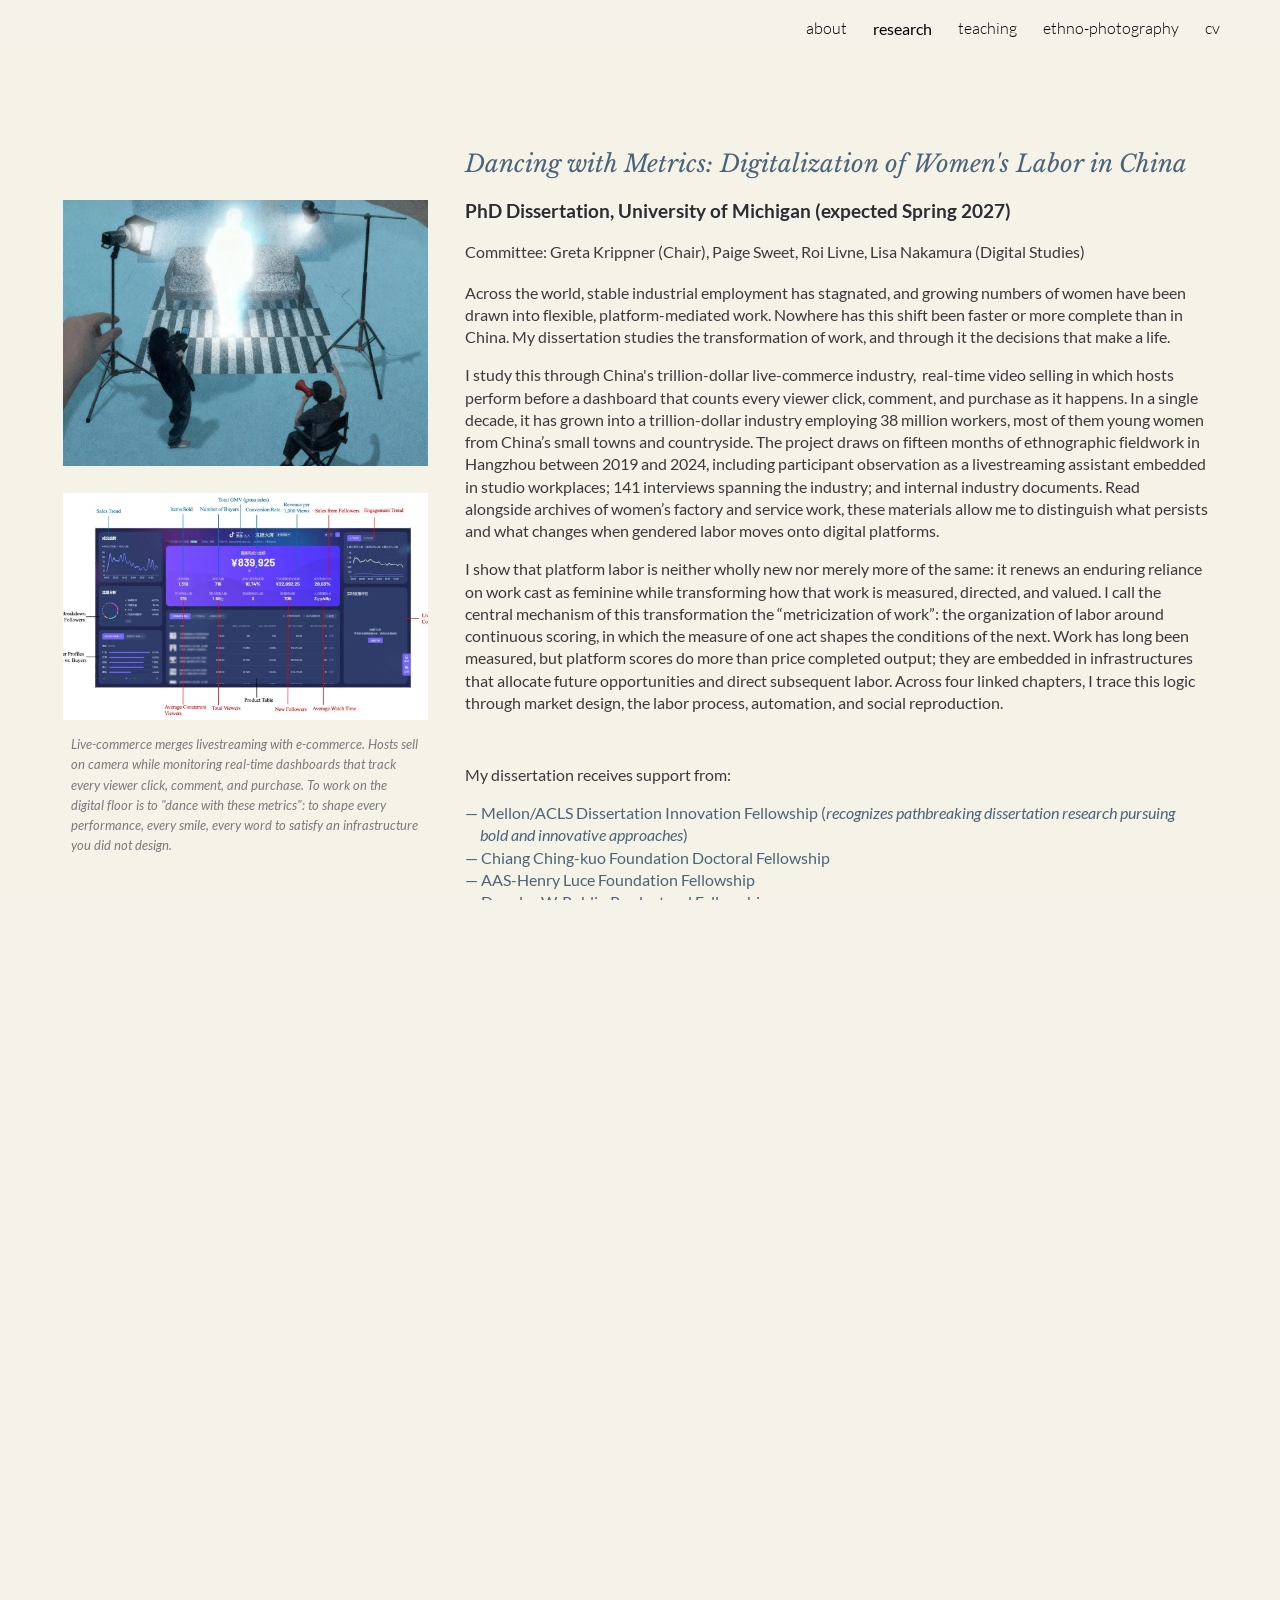
<file: site/research.html>
<!doctype html><html lang="en"><head><meta charset="utf-8"><meta name="viewport" content="width=device-width,initial-scale=1"><title>research · Jun Zhou</title><link rel="icon" href="assets/4027bee35e4caeaa31f5901d.png"><link rel="stylesheet" href="assets/4ce3453609b8d438a710de04.css"><link rel="stylesheet" href="assets/5a426b6c011598d1bfab35e1.css"><link rel="stylesheet" href="assets/1142182db5662ed6d9e5342b.css"><link rel="stylesheet" href="assets/992619c5d5077055e4f347d7.css"><style>@media only screen and (max-width: 479px){.jgG6ef{font-size: 17.0pt;}}@media only screen and (min-width: 480px) and (max-width: 767px){.jgG6ef{font-size: 17.0pt;}}@media only screen and (min-width: 768px) and (max-width: 1279px){.jgG6ef{font-size: 18.0pt;}}@media only screen and (min-width: 1280px){.jgG6ef{font-size: 18.0pt;}}</style><link rel="stylesheet" href="assets/d744232d925371556b930232.css"><style>.M63kCb{background-color: rgba(255,255,255,1);}.OUGEr{color: rgba(33,33,33,1);}.duRjpb .OUGEr{color: rgba(0,0,0,1);}.JYVBee .OUGEr{color: rgba(0,0,0,1);}.OmQG5e .OUGEr{color: rgba(33,33,33,1);}.iwQgFb{background-color: rgba(211,211,211,1);}.ySLm4c{font-family: Lato, sans-serif;}.CbiMKe{background-color: rgba(245,242,232,1);}.qeLZfd .zfr3Q{color: rgba(33,33,33,1);}.qeLZfd .qnVSj{color: rgba(33,33,33,1);}.qeLZfd .Glwbz{color: rgba(33,33,33,1);}.qeLZfd .duRjpb{color: rgba(0,0,0,1);}.qeLZfd .qLrapd{color: rgba(0,0,0,1);}.qeLZfd .JYVBee{color: rgba(0,0,0,1);}.qeLZfd .aHM7ed{color: rgba(0,0,0,1);}.qeLZfd .OmQG5e{color: rgba(33,33,33,1);}.qeLZfd .NHD4Gf{color: rgba(33,33,33,1);}.qeLZfd .aw5Odc{color: rgba(0,0,0,1);}.qeLZfd .dhtgD:hover{color: rgba(0,0,0,1);}.qeLZfd .dhtgD:visited{color: rgba(0,0,0,1);}.qeLZfd .iwQgFb{background-color: rgba(210,210,210,1);}.qeLZfd .OUGEr{color: rgba(33,33,33,1);}.qeLZfd .duRjpb .OUGEr{color: rgba(0,0,0,1);}.qeLZfd .JYVBee .OUGEr{color: rgba(0,0,0,1);}.qeLZfd .OmQG5e .OUGEr{color: rgba(33,33,33,1);}.qeLZfd:before{background-color: rgba(254,254,254,1); display: block;}.lQAHbd .zfr3Q{color: rgba(0,0,0,1);}.lQAHbd .qnVSj{color: rgba(0,0,0,1);}.lQAHbd .Glwbz{color: rgba(0,0,0,1);}.lQAHbd .duRjpb{color: rgba(0,0,0,1);}.lQAHbd .qLrapd{color: rgba(0,0,0,1);}.lQAHbd .JYVBee{color: rgba(0,0,0,1);}.lQAHbd .aHM7ed{color: rgba(0,0,0,1);}.lQAHbd .OmQG5e{color: rgba(0,0,0,1);}.lQAHbd .NHD4Gf{color: rgba(0,0,0,1);}.lQAHbd .aw5Odc{color: rgba(0,0,0,1);}.lQAHbd .dhtgD:hover{color: rgba(0,0,0,1);}.lQAHbd .dhtgD:visited{color: rgba(0,0,0,1);}.lQAHbd .iwQgFb{background-color: rgba(202,200,192,1);}.lQAHbd .OUGEr{color: rgba(0,0,0,1);}.lQAHbd .duRjpb .OUGEr{color: rgba(0,0,0,1);}.lQAHbd .JYVBee .OUGEr{color: rgba(0,0,0,1);}.lQAHbd .OmQG5e .OUGEr{color: rgba(0,0,0,1);}.lQAHbd .CbiMKe{background-color: rgba(255,255,255,1);}.lQAHbd:before{background-color: rgba(245,242,232,1); display: block;}.cJgDec .zfr3Q{color: rgba(255,255,255,1);}.cJgDec .zfr3Q .OUGEr{color: rgba(255,255,255,1);}.cJgDec .qnVSj{color: rgba(255,255,255,1);}.cJgDec .Glwbz{color: rgba(255,255,255,1);}.cJgDec .qLrapd{color: rgba(255,255,255,1);}.cJgDec .aHM7ed{color: rgba(255,255,255,1);}.cJgDec .NHD4Gf{color: rgba(255,255,255,1);}.cJgDec .IFuOkc:before{background-color: rgba(33,33,33,1); opacity: 0; display: block;}.O13XJf{height: 340px; padding-bottom: 60px; padding-top: 60px;}.O13XJf .IFuOkc{background-color: rgba(245,242,232,1); background-image: url(assets/630cc964d03e283699d55d2c.png);}.O13XJf .IFuOkc:before{background-color: rgba(33,33,33,1); opacity: 0.4; display: block;}.O13XJf .zfr3Q{color: rgba(255,255,255,1);}.O13XJf .qnVSj{color: rgba(255,255,255,1);}.O13XJf .Glwbz{color: rgba(255,255,255,1);}.O13XJf .duRjpb{color: rgba(255,255,255,1);}.O13XJf .qLrapd{color: rgba(255,255,255,1);}.O13XJf .JYVBee{color: rgba(255,255,255,1);}.O13XJf .aHM7ed{color: rgba(255,255,255,1);}.O13XJf .OmQG5e{color: rgba(255,255,255,1);}.O13XJf .NHD4Gf{color: rgba(255,255,255,1);}.tpmmCb .zfr3Q{color: rgba(33,33,33,1);}.tpmmCb .zfr3Q .OUGEr{color: rgba(33,33,33,1);}.tpmmCb .qnVSj{color: rgba(33,33,33,1);}.tpmmCb .Glwbz{color: rgba(33,33,33,1);}.tpmmCb .qLrapd{color: rgba(33,33,33,1);}.tpmmCb .aHM7ed{color: rgba(33,33,33,1);}.tpmmCb .NHD4Gf{color: rgba(33,33,33,1);}.tpmmCb .IFuOkc:before{background-color: rgba(255,255,255,1); display: block;}.tpmmCb .Wew9ke{fill: rgba(33,33,33,1);}.aw5Odc{color: rgba(0,0,0,1);}.dhtgD:hover{color: rgba(0,0,0,1);}.dhtgD:active{color: rgba(0,0,0,1);}.dhtgD:visited{color: rgba(0,0,0,1);}.Zjiec{color: rgba(255,255,255,1); font-family: Lato, sans-serif; font-size: 19pt; font-weight: 300; letter-spacing: 1px; line-height: 1.3; padding-bottom: 62.5px; padding-left: 48px; padding-right: 36px; padding-top: 11.5px;}.XMyrgf{margin-top: 0px; margin-left: 48px; margin-bottom: 24px; margin-right: 24px;}.TlfmSc{color: rgba(255,255,255,1); font-family: Lato, sans-serif; font-size: 15pt; font-weight: 300; line-height: 1.333;}.Mz8gvb{color: rgba(255,255,255,1);}.zDUgLc{background-color: rgba(33,33,33,1);}.QTKDff.chg4Jd:focus{background-color: rgba(255,255,255,0.1199999973);}.YTv4We{color: rgba(178,178,178,1);}.YTv4We:hover:before{background-color: rgba(255,255,255,0.1199999973); display: block;}.YTv4We.chg4Jd:focus:before{border-color: rgba(255,255,255,0.3600000143); display: block;}.eWDljc{background-color: rgba(33,33,33,1);}.eWDljc .hDrhEe{padding-left: 8px;}.ZXW7w{color: rgba(255,255,255,1); opacity: 1;}.PsKE7e{color: rgba(255,255,255,1); font-family: Lato, sans-serif; font-size: 12pt; font-weight: 300;}.lhZOrc{color: rgba(247,245,237,1);}.hDrhEe:hover{color: rgba(247,245,237,1);}.M9vuGd{color: rgba(247,245,237,1); font-weight: 400;}.jgXgSe:hover{color: rgba(247,245,237,1);}.j10yRb:hover{color: rgba(247,245,237,1);}.j10yRb.chg4Jd:focus:before{border-color: rgba(255,255,255,0.3600000143); display: block;}.tCHXDc{color: rgba(255,255,255,1);}.iWs3gf.chg4Jd:focus{background-color: rgba(255,255,255,0.1199999973);}.wgxiMe{background-color: rgba(33,33,33,1);}.fOU46b .TlfmSc{color: rgba(255,255,255,1);}.fOU46b .KJll8d{background-color: rgba(255,255,255,1);}.fOU46b .Mz8gvb{color: rgba(255,255,255,1);}.fOU46b .Mz8gvb.chg4Jd:focus:before{border-color: rgba(255,255,255,1); display: block;}.fOU46b .qV4dIc{color: rgba(255,255,255,0.8700000048);}.fOU46b .jgXgSe:hover{color: rgba(255,255,255,1);}.fOU46b .M9vuGd{color: rgba(255,255,255,1);}.fOU46b .tCHXDc{color: rgba(255,255,255,0.8700000048);}.fOU46b .iWs3gf.chg4Jd:focus{background-color: rgba(255,255,255,0.1199999973);}.fOU46b .G8QRnc .Mz8gvb{color: rgba(0,0,0,0.8000000119);}.fOU46b .G8QRnc .Mz8gvb.chg4Jd:focus:before{border-color: rgba(0,0,0,0.8000000119); display: block;}.fOU46b .G8QRnc .ZXW7w{color: rgba(0,0,0,0.8000000119);}.fOU46b .G8QRnc .TlfmSc{color: rgba(0,0,0,0.8000000119);}.fOU46b .G8QRnc .KJll8d{background-color: rgba(0,0,0,0.8000000119);}.fOU46b .G8QRnc .qV4dIc{color: rgba(0,0,0,0.6399999857);}.fOU46b .G8QRnc .jgXgSe:hover{color: rgba(0,0,0,0.8199999928);}.fOU46b .G8QRnc .M9vuGd{color: rgba(0,0,0,0.8199999928);}.fOU46b .G8QRnc .tCHXDc{color: rgba(0,0,0,0.6399999857);}.fOU46b .G8QRnc .iWs3gf.chg4Jd:focus{background-color: rgba(0,0,0,0.1199999973);}.fOU46b .usN8rf .Mz8gvb{color: rgba(0,0,0,0.8000000119);}.fOU46b .usN8rf .Mz8gvb.chg4Jd:focus:before{border-color: rgba(0,0,0,0.8000000119); display: block;}.fOU46b .usN8rf .ZXW7w{color: rgba(0,0,0,0.8000000119);}.fOU46b .usN8rf .TlfmSc{color: rgba(0,0,0,0.8000000119);}.fOU46b .usN8rf .KJll8d{background-color: rgba(0,0,0,0.8000000119);}.fOU46b .usN8rf .qV4dIc{color: rgba(0,0,0,0.6399999857);}.fOU46b .usN8rf .jgXgSe:hover{color: rgba(0,0,0,0.8199999928);}.fOU46b .usN8rf .M9vuGd{color: rgba(0,0,0,0.8199999928);}.fOU46b .usN8rf .tCHXDc{color: rgba(0,0,0,0.6399999857);}.fOU46b .usN8rf .iWs3gf.chg4Jd:focus{background-color: rgba(0,0,0,0.1199999973);}.fOU46b .aCIEDd .qV4dIc{color: rgba(33,33,33,1);}.fOU46b .aCIEDd .TlfmSc{color: rgba(33,33,33,1);}.fOU46b .aCIEDd .KJll8d{background-color: rgba(33,33,33,1);}.fOU46b .aCIEDd .ZXW7w{color: rgba(33,33,33,1);}.fOU46b .aCIEDd .jgXgSe:hover{color: rgba(33,33,33,1); opacity: 0.82;}.fOU46b .aCIEDd .Mz8gvb{color: rgba(33,33,33,1);}.fOU46b .aCIEDd .tCHXDc{color: rgba(33,33,33,1);}.fOU46b .aCIEDd .iWs3gf.chg4Jd:focus{background-color: rgba(33,33,33,0.1199999973);}.fOU46b .a3ETed .qV4dIc{color: rgba(0,0,0,1);}.fOU46b .a3ETed .TlfmSc{color: rgba(0,0,0,1);}.fOU46b .a3ETed .KJll8d{background-color: rgba(0,0,0,1);}.fOU46b .a3ETed .ZXW7w{color: rgba(0,0,0,1);}.fOU46b .a3ETed .jgXgSe:hover{color: rgba(0,0,0,1); opacity: 0.82;}.fOU46b .a3ETed .Mz8gvb{color: rgba(0,0,0,1);}.fOU46b .a3ETed .tCHXDc{color: rgba(0,0,0,1);}.fOU46b .a3ETed .iWs3gf.chg4Jd:focus{background-color: rgba(0,0,0,0.1199999973);}@media only screen and (min-width: 1280px){.XeSM4.b2Iqye.fOU46b .LBrwzc .tCHXDc{color: rgba(255,255,255,0.8700000048);}}.XeSM4.b2Iqye.fOU46b .LBrwzc .iWs3gf.chg4Jd:focus{background-color: rgba(255,255,255,0.1199999973);}@media only screen and (min-width: 1280px){.KuNac.b2Iqye.fOU46b .tCHXDc{color: rgba(0,0,0,0.6399999857);}}.KuNac.b2Iqye.fOU46b .iWs3gf.chg4Jd:focus{background-color: rgba(0,0,0,0.1199999973);}.fOU46b .zDUgLc{opacity: 0;}.LBrwzc .ZXW7w{color: rgba(0,0,0,1);}.LBrwzc .KJll8d{background-color: rgba(0,0,0,1);}.GBy4H .ZXW7w{color: rgba(255,255,255,1);}.GBy4H .KJll8d{background-color: rgba(255,255,255,1);}.eBSUbc{background-color: rgba(33,33,33,1); color: rgba(0,188,212,0.6999999881);}.BFDQOb:hover{color: rgba(247,245,237,1);}.ImnMyf{background-color: rgba(255,255,255,1); color: rgba(33,33,33,1);}.Vs12Bd{background-color: rgba(254,254,254,1); color: rgba(33,33,33,1);}.S5d9Rd{background-color: rgba(245,242,232,1); color: rgba(0,0,0,1);}.zfr3Q{color: rgba(33,33,33,1); font-family: Lato, sans-serif; font-size: 11pt; font-weight: 400; line-height: 1.6667; margin-top: 12px;}.qnVSj{color: rgba(33,33,33,1);}.Glwbz{color: rgba(33,33,33,1);}.duRjpb{color: rgba(0,0,0,1); font-family: Lato, sans-serif; font-size: 34pt; font-weight: 300; letter-spacing: 0.5px; line-height: 1.2; margin-top: 30px;}.Ap4VC{margin-bottom: -30px;}.qLrapd{color: rgba(0,0,0,1);}.JYVBee{color: rgba(0,0,0,1); font-family: Lato, sans-serif; font-size: 19pt; font-weight: 400; line-height: 1.4; margin-top: 20px;}.CobnVe{margin-bottom: -20px;}.aHM7ed{color: rgba(0,0,0,1);}.OmQG5e{color: rgba(33,33,33,1); font-family: Lato, sans-serif; font-size: 15pt; font-style: normal; font-weight: 400; line-height: 1.25; margin-top: 16px;}.GV3q8e{margin-bottom: -16px;}.NHD4Gf{color: rgba(33,33,33,1);}.LB7kq .duRjpb{font-size: 64pt; letter-spacing: 2px; line-height: 1; margin-top: 40px;}.LB7kq .JYVBee{font-size: 25pt; font-weight: 300; line-height: 1.1; margin-top: 25px;}@media only screen and (max-width: 479px){.LB7kq .duRjpb{font-size: 40pt;}}@media only screen and (min-width: 480px) and (max-width: 767px){.LB7kq .duRjpb{font-size: 53pt;}}@media only screen and (max-width: 479px){.LB7kq .JYVBee{font-size: 19pt;}}@media only screen and (min-width: 480px) and (max-width: 767px){.LB7kq .JYVBee{font-size: 22pt;}}.O13XJf{height: 340px; padding-bottom: 60px; padding-top: 60px;}@media only screen and (min-width: 480px) and (max-width: 767px){.O13XJf{height: 280px; padding-bottom: 40px; padding-top: 40px;}}@media only screen and (max-width: 479px){.O13XJf{height: 250px; padding-bottom: 30px; padding-top: 30px;}}.SBrW1{height: 520px;}@media only screen and (min-width: 480px) and (max-width: 767px){.SBrW1{height: 520px;}}@media only screen and (max-width: 479px){.SBrW1{height: 400px;}}.Wew9ke{fill: rgba(255,255,255,1);}.gk8rDe{height: 180px; padding-bottom: 32px; padding-top: 60px;}.gk8rDe .zfr3Q{color: rgba(0,0,0,1);}.gk8rDe .duRjpb{color: rgba(0,0,0,1); font-size: 45pt; line-height: 1.1;}.gk8rDe .qLrapd{color: rgba(0,0,0,1);}.gk8rDe .JYVBee{color: rgba(0,0,0,1); font-size: 27pt; line-height: 1.35; margin-top: 15px;}.gk8rDe .aHM7ed{color: rgba(0,0,0,1);}.gk8rDe .OmQG5e{color: rgba(33,33,33,1);}.gk8rDe .NHD4Gf{color: rgba(33,33,33,1);}@media only screen and (max-width: 479px){.gk8rDe .duRjpb{font-size: 30pt;}}@media only screen and (min-width: 480px) and (max-width: 767px){.gk8rDe .duRjpb{font-size: 38pt;}}@media only screen and (max-width: 479px){.gk8rDe .JYVBee{font-size: 20pt;}}@media only screen and (min-width: 480px) and (max-width: 767px){.gk8rDe .JYVBee{font-size: 24pt;}}@media only screen and (min-width: 480px) and (max-width: 767px){.gk8rDe{padding-top: 45px;}}@media only screen and (max-width: 479px){.gk8rDe{padding-bottom: 0px; padding-top: 30px;}}.dhtgD{text-decoration: underline;}.JzO0Vc{background-color: rgba(33,33,33,1); font-family: Lato, sans-serif; width: 250px;}@media only screen and (min-width: 1280px){.JzO0Vc{padding-top: 48.5px;}}.TlfmSc{font-family: Lato, sans-serif; font-size: 15pt; font-weight: 300; line-height: 1.333;}.PsKE7e{font-family: Lato, sans-serif; font-size: 12pt;}.IKA38e{line-height: 1.21;}.hDrhEe{padding-bottom: 11.5px; padding-top: 11.5px;}.zDUgLc{opacity: 1;}.QmpIrf{background-color: rgba(245,242,232,1); border-color: rgba(0,0,0,1); color: rgba(0,0,0,1); font-family: Lato, sans-serif; font-size: 11pt; line-height: normal;}.xkUom{border-color: rgba(245,242,232,1); color: rgba(245,242,232,1); font-family: Lato, sans-serif; font-size: 11pt; line-height: normal;}.xkUom:hover{background-color: rgba(245,242,232,0.1000000015);}.KjwKmc{color: rgba(245,242,232,1); font-family: Lato, sans-serif; font-size: 11pt; line-height: normal; line-height: normal;}.KjwKmc:hover{background-color: rgba(245,242,232,0.1000000015);}.lQAHbd .QmpIrf{background-color: rgba(255,255,255,1); border-color: rgba(0,0,0,1); color: rgba(0,0,0,1); font-family: Lato, sans-serif; font-size: 11pt; line-height: normal;}.lQAHbd .xkUom{border-color: rgba(254,254,254,1); color: rgba(254,254,254,1); font-family: Lato, sans-serif; font-size: 11pt; line-height: normal;}.lQAHbd .xkUom:hover{background-color: rgba(255,255,255,0.1000000015);}.lQAHbd .KjwKmc{color: rgba(254,254,254,1); font-family: Lato, sans-serif; font-size: 11pt; line-height: normal;}.lQAHbd .KjwKmc:hover{background-color: rgba(255,255,255,0.1000000015);}.lQAHbd .Mt0nFe{border-color: rgba(0,0,0,0.200000003);}.cJgDec .QmpIrf{background-color: rgba(255,255,255,1); border-color: rgba(0,0,0,1); color: rgba(0,0,0,1); font-family: Lato, sans-serif; font-size: 11pt; line-height: normal;}.cJgDec .xkUom{border-color: rgba(254,254,254,1); color: rgba(254,254,254,1); font-family: Lato, sans-serif; font-size: 11pt; line-height: normal;}.cJgDec .xkUom:hover{background-color: rgba(255,255,255,0.1000000015);}.cJgDec .KjwKmc{color: rgba(254,254,254,1); font-family: Lato, sans-serif; font-size: 11pt; line-height: normal;}.cJgDec .KjwKmc:hover{background-color: rgba(255,255,255,0.1000000015);}.tpmmCb .QmpIrf{background-color: rgba(255,255,255,1); border-color: rgba(0,0,0,1); color: rgba(0,0,0,1); font-family: Lato, sans-serif; font-size: 11pt; line-height: normal;}.tpmmCb .xkUom{border-color: rgba(245,242,232,1); color: rgba(245,242,232,1); font-family: Lato, sans-serif; font-size: 11pt; line-height: normal;}.tpmmCb .xkUom:hover{background-color: rgba(245,242,232,0.1000000015);}.tpmmCb .KjwKmc{color: rgba(245,242,232,1); font-family: Lato, sans-serif; font-size: 11pt; line-height: normal;}.tpmmCb .KjwKmc:hover{background-color: rgba(245,242,232,0.1000000015);}.gk8rDe .QmpIrf{background-color: rgba(245,242,232,1); border-color: rgba(0,0,0,1); color: rgba(0,0,0,1); font-family: Lato, sans-serif; font-size: 11pt; line-height: normal;}.gk8rDe .xkUom{border-color: rgba(245,242,232,1); color: rgba(245,242,232,1); font-family: Lato, sans-serif; font-size: 11pt; line-height: normal;}.gk8rDe .xkUom:hover{background-color: rgba(245,242,232,0.1000000015);}.gk8rDe .KjwKmc{color: rgba(245,242,232,1); font-family: Lato, sans-serif; font-size: 11pt; line-height: normal;}.gk8rDe .KjwKmc:hover{background-color: rgba(245,242,232,0.1000000015);}.O13XJf .QmpIrf{background-color: rgba(255,255,255,1); border-color: rgba(0,0,0,1); color: rgba(0,0,0,1); font-family: Lato, sans-serif; font-size: 11pt; line-height: normal;}.O13XJf .xkUom{border-color: rgba(254,254,254,1); color: rgba(254,254,254,1); font-family: Lato, sans-serif; font-size: 11pt; line-height: normal;}.O13XJf .xkUom:hover{background-color: rgba(255,255,255,0.1000000015);}.O13XJf .KjwKmc{color: rgba(254,254,254,1); font-family: Lato, sans-serif; font-size: 11pt; line-height: normal;}.O13XJf .KjwKmc:hover{background-color: rgba(255,255,255,0.1000000015);}.Y4CpGd{font-family: Lato, sans-serif; font-size: 11pt;}.CMArNe{background-color: rgba(254,254,254,1);}.LBrwzc .TlfmSc{color: rgba(0,0,0,0.8000000119);}.LBrwzc .YTv4We{color: rgba(0,0,0,0.6399999857);}.LBrwzc .YTv4We.chg4Jd:focus:before{border-color: rgba(0,0,0,0.6399999857); display: block;}.LBrwzc .Mz8gvb{color: rgba(0,0,0,0.6399999857);}.LBrwzc .tCHXDc{color: rgba(0,0,0,0.6399999857);}.LBrwzc .iWs3gf.chg4Jd:focus{background-color: rgba(0,0,0,0.1199999973);}.LBrwzc .wgxiMe{background-color: rgba(255,255,255,1);}.LBrwzc .qV4dIc{color: rgba(0,0,0,0.6399999857);}.LBrwzc .M9vuGd{color: rgba(0,0,0,0.8000000119); font-weight: bold;}.LBrwzc .Zjiec{color: rgba(0,0,0,0.8000000119);}.LBrwzc .IKA38e{color: rgba(0,0,0,0.6399999857);}.LBrwzc .lhZOrc.IKA38e{color: rgba(0,0,0,0.8000000119); font-weight: bold;}.LBrwzc .j10yRb:hover{color: rgba(0,0,0,0.8000000119);}.LBrwzc .eBSUbc{color: rgba(0,0,0,0.8000000119);}.LBrwzc .hDrhEe:hover{color: rgba(0,0,0,0.8000000119);}.LBrwzc .jgXgSe:hover{color: rgba(0,0,0,0.8000000119);}.LBrwzc .M9vuGd:hover{color: rgba(0,0,0,0.8000000119);}.LBrwzc .zDUgLc{border-bottom-color: rgba(204,204,204,1); border-bottom-width: 1px; border-bottom-style: solid;}.fOU46b .LBrwzc .M9vuGd{color: rgba(0,0,0,0.8000000119);}.fOU46b .LBrwzc .jgXgSe:hover{color: rgba(0,0,0,0.8000000119);}.fOU46b .LBrwzc .zDUgLc{opacity: 1; border-bottom-style: none;}.fOU46b .LBrwzc .tCHXDc{color: rgba(0,0,0,0.6399999857);}.fOU46b .LBrwzc .iWs3gf.chg4Jd:focus{background-color: rgba(0,0,0,0.1199999973);}.fOU46b .GBy4H .M9vuGd{color: rgba(255,255,255,1);}.fOU46b .GBy4H .jgXgSe:hover{color: rgba(255,255,255,1);}.fOU46b .GBy4H .zDUgLc{opacity: 1;}.fOU46b .GBy4H .tCHXDc{color: rgba(255,255,255,0.8700000048);}.fOU46b .GBy4H .iWs3gf.chg4Jd:focus{background-color: rgba(255,255,255,0.1199999973);}.XeSM4.G9Qloe.fOU46b .LBrwzc .tCHXDc{color: rgba(0,0,0,0.6399999857);}.XeSM4.G9Qloe.fOU46b .LBrwzc .iWs3gf.chg4Jd:focus{background-color: rgba(0,0,0,0.1199999973);}.GBy4H .lhZOrc.IKA38e{color: rgba(255,255,255,1);}.GBy4H .eBSUbc{color: rgba(255,255,255,0.8700000048);}.GBy4H .hDrhEe:hover{color: rgba(255,255,255,1);}.GBy4H .j10yRb:hover{color: rgba(255,255,255,1);}.GBy4H .YTv4We{color: rgba(255,255,255,1);}.GBy4H .YTv4We.chg4Jd:focus:before{border-color: rgba(255,255,255,1); display: block;}.GBy4H .tCHXDc{color: rgba(255,255,255,0.8700000048);}.GBy4H .iWs3gf.chg4Jd:focus{background-color: rgba(255,255,255,0.1199999973);}.GBy4H .jgXgSe:hover{color: rgba(255,255,255,1);}.GBy4H .jgXgSe:hover{color: rgba(255,255,255,1);}.GBy4H .M9vuGd{color: rgba(255,255,255,1);}.GBy4H .M9vuGd:hover{color: rgba(255,255,255,1);}.QcmuFb{padding-left: 20px;}.vDPrib{padding-left: 40px;}.TBDXjd{padding-left: 60px;}.bYeK8e{padding-left: 80px;}.CuqSDe{padding-left: 100px;}.Havqpe{padding-left: 120px;}.JvDrRe{padding-left: 140px;}.o5lrIf{padding-left: 160px;}.yOJW7c{padding-left: 180px;}.rB8cye{padding-left: 200px;}.RuayVd{padding-right: 20px;}.YzcKX{padding-right: 40px;}.reTV0b{padding-right: 60px;}.vSYeUc{padding-right: 80px;}.PxtZIe{padding-right: 100px;}.ahQMed{padding-right: 120px;}.rzhcXb{padding-right: 140px;}.PBhj0b{padding-right: 160px;}.TlN46c{padding-right: 180px;}.GEdNnc{padding-right: 200px;}.TMjjoe{font-family: Lato, sans-serif; font-size: 9pt; line-height: 1.2; margin-top: 0px;}@media only screen and (min-width: 1280px){.yxgWrb{margin-left: 250px;}}@media only screen and (max-width: 479px){.Zjiec{font-size: 15pt;}}@media only screen and (min-width: 480px) and (max-width: 767px){.Zjiec{font-size: 17pt;}}@media only screen and (max-width: 479px){.TlfmSc{font-size: 13pt;}}@media only screen and (min-width: 480px) and (max-width: 767px){.TlfmSc{font-size: 14pt;}}@media only screen and (max-width: 479px){.PsKE7e{font-size: 12pt;}}@media only screen and (min-width: 480px) and (max-width: 767px){.PsKE7e{font-size: 12pt;}}@media only screen and (max-width: 479px){.duRjpb{font-size: 24pt;}}@media only screen and (min-width: 480px) and (max-width: 767px){.duRjpb{font-size: 29pt;}}@media only screen and (max-width: 479px){.JYVBee{font-size: 15pt;}}@media only screen and (min-width: 480px) and (max-width: 767px){.JYVBee{font-size: 17pt;}}@media only screen and (max-width: 479px){.OmQG5e{font-size: 13pt;}}@media only screen and (min-width: 480px) and (max-width: 767px){.OmQG5e{font-size: 14pt;}}@media only screen and (max-width: 479px){.TlfmSc{font-size: 13pt;}}@media only screen and (min-width: 480px) and (max-width: 767px){.TlfmSc{font-size: 14pt;}}@media only screen and (max-width: 479px){.PsKE7e{font-size: 12pt;}}@media only screen and (min-width: 480px) and (max-width: 767px){.PsKE7e{font-size: 12pt;}}@media only screen and (max-width: 479px){.TMjjoe{font-size: 9pt;}}@media only screen and (min-width: 480px) and (max-width: 767px){.TMjjoe{font-size: 9pt;}}</style><link rel="stylesheet" href="assets/mirror-4d92bc7c0a9abbf36bfe99ab.css"></head><body><a class="skip" href="#main">Skip to content</a><header class="site-header"><nav aria-label="Main navigation"><a href="about.html">about</a><a href="research.html" aria-current="page">research</a><a href="teaching.html">teaching</a><a href="ethno-photography.html">ethno-photography</a><a href="cv.html">cv</a></nav></header><main id="main" class="fktJzd AKpWA fOU46b G9Qloe XeSM4 XxIgdb"><div class="UtePc RCETm SwuGbc"><section class="yaqOZd lQAHbd" id="h.7db650b2b7266f98_4"><div class="IFuOkc"></div><div class="mYVXT"><div class="LS81yb VICjCf j5pSsc db35Fc" tabindex="-1"><div class="hJDwNd-AhqUyc-II5mzb Ft7HRd-AhqUyc-II5mzb purZT-AhqUyc-II5mzb ZcASvf-AhqUyc-II5mzb pSzOP-AhqUyc-II5mzb Ktthjf-AhqUyc-II5mzb JNdkSc SQVYQc yYI8W HQwdzb"><div class="JNdkSc-SmKAyb LkDMRd"><div class=""><div class="oKdM2c ZZyype Kzv0Me"><div class="hJDwNd-AhqUyc-II5mzb Ft7HRd-AhqUyc-II5mzb pSzOP-AhqUyc-II5mzb Ktthjf-AhqUyc-II5mzb jXK9ad D2fZ2 zu5uec OjCsFc dmUFtb" id="h.5dc5bffe87bb578d_0"><div class="jXK9ad-SmKAyb"><div class="tyJCtd mGzaTb Depvyb baZpAe"><br/><br/></div></div></div></div><div class="oKdM2c ZZyype"><div class="hJDwNd-AhqUyc-II5mzb Ft7HRd-AhqUyc-II5mzb pSzOP-AhqUyc-II5mzb Ktthjf-AhqUyc-II5mzb jXK9ad D2fZ2 zu5uec" id="h.1c37e38e360a2740_0"><div class="jXK9ad-SmKAyb"><div class="tyJCtd baZpAe"><div class="t3iYD"><img alt="Fieldwork photograph" class="CENy8b" loading="lazy" role="img" src="assets/918cbb8779a30754168f8ed9.png"/></div></div></div></div></div><div class="oKdM2c ZZyype"><div class="hJDwNd-AhqUyc-II5mzb Ft7HRd-AhqUyc-II5mzb pSzOP-AhqUyc-II5mzb Ktthjf-AhqUyc-II5mzb jXK9ad D2fZ2 zu5uec QaN0Zc QjXeod" id="h.dac3b1faa479c18_0"><div class="jXK9ad-SmKAyb"><div class="tyJCtd baZpAe"><div class="t3iYD"><img alt="Fieldwork photograph" class="CENy8b" loading="lazy" role="img" src="assets/ce46fff9958ee55d41fb1d41.jpg"/></div></div></div></div></div><div class="oKdM2c ZZyype"><div class="hJDwNd-AhqUyc-II5mzb Ft7HRd-AhqUyc-II5mzb pSzOP-AhqUyc-II5mzb Ktthjf-AhqUyc-II5mzb jXK9ad D2fZ2 zu5uec wHaque g5GTcb" id="h.dac3b1faa479c18_11"><div class="jXK9ad-SmKAyb"><div class="tyJCtd mGzaTb Depvyb baZpAe" tabindex="0"><p class="zfr3Q CDt4Ke" dir="ltr" style="line-height: 1.38; margin-left: 0.0pt; padding-left: 0.0pt; text-indent: 0.0pt;"><span class="C9DxTc" style="color: #7a7a7a; font-size: 10.0pt; font-style: italic; vertical-align: baseline;">Live-commerce merges livestreaming with e-commerce. Hosts sell on camera while monitoring real-time dashboards that track every viewer click, comment, and purchase. To work on the digital floor is to "dance with these metrics": to shape every performance, every smile, every word to satisfy an infrastructure you did not design.</span><span class="C9DxTc" style="color: #7a7a7a; font-size: 10.0pt; font-style: italic; vertical-align: baseline;"> </span></p></div></div></div></div></div></div></div><div class="hJDwNd-AhqUyc-OiUrBf Ft7HRd-AhqUyc-OiUrBf purZT-AhqUyc-II5mzb ZcASvf-AhqUyc-II5mzb pSzOP-AhqUyc-qWD73c Ktthjf-AhqUyc-qWD73c JNdkSc SQVYQc"><div class="JNdkSc-SmKAyb LkDMRd"><div class=""><div class="oKdM2c ZZyype Kzv0Me"><div class="hJDwNd-AhqUyc-OiUrBf Ft7HRd-AhqUyc-OiUrBf jXK9ad D2fZ2 zu5uec OjCsFc dmUFtb wHaque g5GTcb" id="h.7db650b2b7266f98_10"><div class="jXK9ad-SmKAyb"><div class="tyJCtd mGzaTb Depvyb baZpAe"><p class="zfr3Q CDt4Ke" dir="ltr" style="text-align: left;"><span class="jgG6ef C9DxTc" style="color: #4b6478; font-family: 'Libre Baskerville', Arial; font-style: italic; font-variant: normal; font-weight: 400; vertical-align: baseline;">Danc</span><span class="jgG6ef C9DxTc" style="color: #4b6478; font-family: 'Libre Baskerville', Arial; font-style: italic; font-weight: 400; vertical-align: baseline;">ing</span><span class="jgG6ef C9DxTc" style="color: #4b6478; font-family: 'Libre Baskerville', Arial; font-style: italic; font-variant: normal; font-weight: 400; vertical-align: baseline;"> with Metrics:</span><span class="jgG6ef C9DxTc" style="color: #4b6478; font-family: 'Libre Baskerville', Arial; font-style: italic; font-weight: 400; vertical-align: baseline;"> Digitalization of Women's Labor in China</span></p><p class="zfr3Q CDt4Ke" dir="ltr" style="text-align: left;"><span class="C9DxTc" style="color: #2a2e32; font-family: Lato, Arial; font-size: 13.999999999999998pt; font-weight: 700; vertical-align: baseline;">PhD Dissertation, University of Michigan (expected Spring 2027)</span></p><p class="zfr3Q CDt4Ke" dir="ltr" style="text-align: left;"><span class="C9DxTc" style="color: #3a3a3a; font-size: 12.0pt; vertical-align: baseline;">Committee: Greta Krippner (Chair), Paige Sweet, Roi Livne, Lisa Nakamura (Digital Studies)</span></p><p class="zfr3Q CDt4Ke" dir="ltr" style="background-color: transparent; border-bottom: none; border-left: none; border-right: none; border-top: none; line-height: 1.38; margin-bottom: 12.0pt; margin-top: 12.0pt; padding-bottom: 0.0pt; padding-left: 0.0pt; padding-right: 0.0pt; padding-top: 0.0pt;"><span class="C9DxTc" style="color: #3a3a3a; font-size: 12.0pt; vertical-align: baseline;">Across the world, stable industrial employment has stagnated, and growing numbers of women have been drawn into flexible, platform-mediated work. Nowhere has this shift been faster or more complete than in China. </span><span class="C9DxTc" style="color: #3a3a3a; font-size: 12.0pt; vertical-align: baseline;">My dissertation studies the transformation of work, and through it the decisions that make a life. </span></p><p class="zfr3Q CDt4Ke" dir="ltr" style="background-color: transparent; border-bottom: none; border-left: none; border-right: none; border-top: none; line-height: 1.38; margin-bottom: 12.0pt; margin-top: 12.0pt; padding-bottom: 0.0pt; padding-left: 0.0pt; padding-right: 0.0pt; padding-top: 0.0pt;"><span class="C9DxTc" style="color: #3a3a3a; font-size: 12.0pt; vertical-align: baseline;">I study this through China's trillion-dollar live-commerce industry,  real-time video selling in which hosts perform before a dashboard that counts every viewer click, comment, and purchase as it happens. In a single decade, it has grown into a trillion-dollar industry employing 38 million workers, most of them young women from China’s small towns and countryside. The project draws on fifteen months of ethnographic fieldwork in Hangzhou between 2019 and 2024, including participant observation as a livestreaming assistant embedded in studio workplaces; 141 interviews spanning the industry; and internal industry documents. Read alongside archives of women’s factory and service work, these materials allow me to distinguish what persists and what changes when gendered labor moves onto digital platforms. </span></p><p class="zfr3Q CDt4Ke" dir="ltr" style="background-color: transparent; border-bottom: none; border-left: none; border-right: none; border-top: none; line-height: 1.38; margin-bottom: 12.0pt; margin-top: 12.0pt; padding-bottom: 0.0pt; padding-left: 0.0pt; padding-right: 0.0pt; padding-top: 0.0pt;"><span class="C9DxTc" style="color: #3a3a3a; font-size: 12.0pt; vertical-align: baseline;">I show that platform labor is neither wholly new nor merely more of the same: it renews an enduring reliance on work cast as feminine while transforming how that work is measured, directed, and valued. I call the central mechanism of this transformation the “metricization of work”: the organization of labor around continuous scoring, in which the measure of one act shapes the conditions of the next. Work has long been measured, but platform scores do more than price completed output; they are embedded in infrastructures that allocate future opportunities and direct subsequent labor. Across four linked chapters, I trace this logic through market design, the labor process, automation, and social reproduction.</span></p><br/><p class="zfr3Q CDt4Ke" dir="ltr" style="background-color: transparent; border-bottom: none; border-left: none; border-right: none; border-top: none; line-height: 1.38; margin-bottom: 12.0pt; margin-top: 12.0pt; padding-bottom: 0.0pt; padding-left: 0.0pt; padding-right: 0.0pt; padding-top: 0.0pt;"><span class="C9DxTc" style="color: #3a3a3a; font-size: 12.0pt; vertical-align: baseline;">My dissertation receives support from:</span></p><p class="zfr3Q CDt4Ke" dir="ltr" style="background-color: transparent; border-bottom: none; border-left: none; border-right: none; border-top: none; line-height: 1.38; margin-bottom: 0.0pt; margin-top: 0.0pt; padding-bottom: 0.0pt; padding-left: 0.0pt; padding-right: 0.0pt; padding-top: 0.0pt;"><span class="C9DxTc" style="color: #4b6478; font-size: 12.0pt; vertical-align: baseline;">— </span><span class="C9DxTc" style="color: #4b6478; font-size: 12.0pt; vertical-align: baseline;">Mellon/ACLS Dissertation Innovation Fellowship (</span><span class="C9DxTc" style="color: #4b6478; font-size: 12.0pt; font-style: italic; font-variant: normal; vertical-align: baseline;">recognizes pathbreaking dissertation</span><span class="C9DxTc" style="color: #4b6478; font-size: 12.0pt; font-style: italic; vertical-align: baseline;"> </span><span class="C9DxTc" style="color: #4b6478; font-size: 12.0pt; font-style: italic; font-variant: normal; vertical-align: baseline;">research pursuing</span></p><p class="zfr3Q CDt4Ke" dir="ltr" style="background-color: transparent; border-bottom: none; border-left: none; border-right: none; border-top: none; line-height: 1.38; margin-bottom: 0.0pt; margin-top: 0.0pt; padding-bottom: 0.0pt; padding-left: 0.0pt; padding-right: 0.0pt; padding-top: 0.0pt;"><span class="C9DxTc" style="color: #4b6478; font-size: 12.0pt; font-style: italic; vertical-align: baseline;">     </span><span class="C9DxTc" style="color: #4b6478; font-size: 12.0pt; font-style: italic; font-variant: normal; vertical-align: baseline;">bold</span><span class="C9DxTc" style="color: #4b6478; font-size: 12.0pt; font-style: italic; vertical-align: baseline;"> </span><span class="C9DxTc" style="color: #4b6478; font-size: 12.0pt; font-style: italic; font-variant: normal; vertical-align: baseline;">and innovative approaches</span><span class="C9DxTc" style="color: #4b6478; font-size: 12.0pt; font-variant: normal; vertical-align: baseline;">)</span></p><p class="zfr3Q CDt4Ke" dir="ltr" style="background-color: transparent; border-bottom: none; border-left: none; border-right: none; border-top: none; line-height: 1.38; margin-bottom: 0.0pt; margin-top: 0.0pt; padding-bottom: 0.0pt; padding-left: 0.0pt; padding-right: 0.0pt; padding-top: 0.0pt;"><span class="C9DxTc" style="color: #4b6478; font-size: 12.0pt; font-variant: normal; vertical-align: baseline;">— </span><span class="C9DxTc" style="color: #4b6478; font-size: 12.0pt; vertical-align: baseline;">Chiang Ching-kuo Foundation Doctoral Fellowship</span></p><p class="zfr3Q CDt4Ke" dir="ltr" style="background-color: transparent; border-bottom: none; border-left: none; border-right: none; border-top: none; line-height: 1.38; margin-bottom: 0.0pt; margin-top: 0.0pt; padding-bottom: 0.0pt; padding-left: 0.0pt; padding-right: 0.0pt; padding-top: 0.0pt;"><span class="C9DxTc" style="color: #4b6478; font-size: 12.0pt; vertical-align: baseline;">— </span><span class="C9DxTc" style="color: #4b6478; font-size: 12.0pt; vertical-align: baseline;">AAS-Henry Luce Foundation Fellowship</span></p><p class="zfr3Q CDt4Ke" dir="ltr" style="background-color: transparent; border-bottom: none; border-left: none; border-right: none; border-top: none; line-height: 1.38; margin-bottom: 0.0pt; margin-top: 0.0pt; padding-bottom: 0.0pt; padding-left: 0.0pt; padding-right: 0.0pt; padding-top: 0.0pt;"><span class="C9DxTc" style="color: #4b6478; font-size: 12.0pt; font-variant: normal; vertical-align: baseline;">— </span><span class="C9DxTc" style="color: #4b6478; font-size: 12.0pt; font-variant: normal; vertical-align: baseline;">Douglas W. Roblin Predoctoral Fellowship</span></p><p class="zfr3Q CDt4Ke" dir="ltr" style="background-color: transparent; border-bottom: none; border-left: none; border-right: none; border-top: none; line-height: 1.38; margin-bottom: 0.0pt; margin-top: 0.0pt; padding-bottom: 0.0pt; padding-left: 0.0pt; padding-right: 0.0pt; padding-top: 0.0pt;"><span class="C9DxTc" style="color: #4b6478; font-size: 12.0pt; vertical-align: baseline;">— </span><span class="C9DxTc" style="color: #4b6478; font-size: 12.0pt; vertical-align: baseline;">Boyd/Williams Dissertation Fellowship for Research on Women and Work</span></p><p class="zfr3Q CDt4Ke" dir="ltr" style="background-color: transparent; border-bottom: none; border-left: none; border-right: none; border-top: none; line-height: 1.38; margin-bottom: 0.0pt; margin-top: 0.0pt; padding-bottom: 0.0pt; padding-left: 0.0pt; padding-right: 0.0pt; padding-top: 0.0pt;"><span class="C9DxTc" style="color: #4b6478; font-size: 12.0pt; vertical-align: baseline;">— </span><span class="C9DxTc" style="color: #4b6478; font-size: 12.0pt; vertical-align: baseline;">International Institute Research Grant</span></p><p class="zfr3Q CDt4Ke" dir="ltr" style="background-color: transparent; border-bottom: none; border-left: none; border-right: none; border-top: none; line-height: 1.38; margin-bottom: 0.0pt; margin-top: 0.0pt; padding-bottom: 0.0pt; padding-left: 0.0pt; padding-right: 0.0pt; padding-top: 0.0pt;"><span class="C9DxTc" style="color: #4b6478; font-size: 12.0pt; vertical-align: baseline;">— </span><span class="C9DxTc" style="color: #4b6478; font-size: 12.0pt; vertical-align: baseline;">Lieberthal-Rogel Center for Chinese Studies Grant</span></p><p class="zfr3Q CDt4Ke" dir="ltr" style="background-color: transparent; border-bottom: none; border-left: none; border-right: none; border-top: none; line-height: 1.38; margin-bottom: 0.0pt; margin-top: 0.0pt; padding-bottom: 0.0pt; padding-left: 0.0pt; padding-right: 0.0pt; padding-top: 0.0pt;"><span class="C9DxTc" style="color: #4b6478; font-size: 12.0pt; vertical-align: baseline;">— </span><span class="C9DxTc" style="color: #4b6478; font-size: 12.0pt; vertical-align: baseline;">Rackham Graduate School Fellowship</span></p></div></div></div></div></div></div></div></div></div></section><section class="yaqOZd WxWicb lQAHbd" id="h.75ba603cccbef586_188"><div class="IFuOkc"></div><div class="mYVXT"><div class="LS81yb VICjCf j5pSsc db35Fc" tabindex="-1"><div class="hJDwNd-AhqUyc-uQSCkd Ft7HRd-AhqUyc-uQSCkd purZT-AhqUyc-II5mzb ZcASvf-AhqUyc-II5mzb pSzOP-AhqUyc-qWD73c Ktthjf-AhqUyc-qWD73c JNdkSc SQVYQc"><div class="JNdkSc-SmKAyb LkDMRd"><div class=""><div class="oKdM2c ZZyype Kzv0Me"><div class="hJDwNd-AhqUyc-uQSCkd Ft7HRd-AhqUyc-uQSCkd jXK9ad D2fZ2 zu5uec OjCsFc dmUFtb wHaque g5GTcb" id="h.75ba603cccbef586_191"><div class="jXK9ad-SmKAyb"><div class="tyJCtd baZpAe"><div class="iwQgFb" role="presentation"></div></div></div></div></div></div></div></div></div></div></section><section class="yaqOZd lQAHbd" id="h.7e8ca405414f28d6_0"><div class="IFuOkc"></div><div class="mYVXT"><div class="LS81yb VICjCf j5pSsc db35Fc" tabindex="-1"><div class="hJDwNd-AhqUyc-uQSCkd Ft7HRd-AhqUyc-uQSCkd purZT-AhqUyc-II5mzb ZcASvf-AhqUyc-II5mzb pSzOP-AhqUyc-qWD73c Ktthjf-AhqUyc-qWD73c JNdkSc SQVYQc"><div class="JNdkSc-SmKAyb LkDMRd"><div class=""><div class="oKdM2c ZZyype Kzv0Me"><div class="hJDwNd-AhqUyc-uQSCkd Ft7HRd-AhqUyc-uQSCkd jXK9ad D2fZ2 zu5uec OjCsFc dmUFtb wHaque g5GTcb" id="h.7e8ca405414f28d6_3"><div class="jXK9ad-SmKAyb"><div class="tyJCtd mGzaTb Depvyb baZpAe"><p class="zfr3Q CDt4Ke" dir="ltr" style="background-color: transparent; border-bottom: none; border-left: none; border-right: none; border-top: none; line-height: 1.38; margin-bottom: 12.0pt; margin-top: 12.0pt; padding-bottom: 0.0pt; padding-left: 0.0pt; padding-right: 0.0pt; padding-top: 0.0pt;"><span class="jgG6ef C9DxTc" style="color: #4b6478; font-family: 'Libre Baskerville', Arial; font-variant: normal; font-weight: 400; vertical-align: baseline;">Peer-Reviewed Articles &amp; Manuscripts</span></p><br/><p class="zfr3Q CDt4Ke" dir="ltr" style="background-color: transparent; border-bottom: none; border-left: none; border-right: none; border-top: none; line-height: 1.2; margin-bottom: 0.0pt; margin-top: 0.0pt; padding-bottom: 0.0pt; padding-left: 0.0pt; padding-right: 0.0pt; padding-top: 0.0pt;"><span class="C9DxTc" style="color: #3a3a3a; font-size: 12.0pt; vertical-align: baseline;">Jun Zhou</span><span class="C9DxTc" style="color: #3a3a3a; font-size: 12.0pt; vertical-align: baseline;"> "Engineering Relations: How Metrics Architecture Stratifies Digital Labor." R&amp;R at </span><span class="C9DxTc" style="color: #3a3a3a; font-size: 12.0pt; font-style: italic; text-decoration: underline; vertical-align: baseline;">American Journal of Sociology</span><span class="C9DxTc" style="color: #3a3a3a; font-size: 12.0pt; vertical-align: baseline;">.</span></p><br/><p class="zfr3Q CDt4Ke" dir="ltr" style="background-color: transparent; border-bottom: none; border-left: none; border-right: none; border-top: none; line-height: 1.38; margin-bottom: 0.0pt; margin-top: 0.0pt; padding-bottom: 0.0pt; padding-left: 0.0pt; padding-right: 0.0pt; padding-top: 0.0pt;"><span class="C9DxTc" style="color: #4b6478; font-size: 12.0pt; font-variant: normal; vertical-align: baseline;">— </span><span class="C9DxTc" style="color: #4b6478; font-size: 12.0pt; font-variant: normal; vertical-align: baseline;">Early Career Workshop Award, Society for the Advancement of Socio</span><span class="C9DxTc" style="color: #4b6478; font-size: 12.0pt; vertical-align: baseline;">-</span><span class="C9DxTc" style="color: #4b6478; font-size: 12.0pt; font-variant: normal; vertical-align: baseline;">Economics Annual Meeting</span></p><br/><p class="zfr3Q CDt4Ke" dir="ltr" style="line-height: 1.2;"><span class="C9DxTc" style="color: #3a3a3a; font-size: 12.0pt; font-variant: normal; vertical-align: baseline;">Jun Zhou. </span><span class="C9DxTc" style="color: #3a3a3a; font-size: 12.0pt; font-variant: normal; vertical-align: baseline;">"</span><span class="C9DxTc" style="color: #3a3a3a; font-size: 12.0pt; font-variant: normal; vertical-align: baseline;">Boundary Labor: The Regulatory Demand of Performing Work-Family Separation" Forthcoming in</span><span class="C9DxTc" style="color: #3a3a3a; font-size: 12.0pt; font-variant: normal; vertical-align: baseline;"> </span><span class="C9DxTc" style="color: #3a3a3a; font-size: 12.0pt; font-style: italic; font-variant: normal; text-decoration: underline; vertical-align: baseline;">Socio-Economic Review</span><span class="C9DxTc" style="color: #3a3a3a; font-size: 12.0pt; font-variant: normal; vertical-align: baseline;"> </span><span class="C9DxTc" style="color: #3a3a3a; font-family: Lato, Arial; font-size: 12.0pt; font-variant: normal; font-weight: 700; vertical-align: baseline;">   </span><span class="C9DxTc" style="color: #3a3a3a; font-size: 12.0pt; font-variant: normal; vertical-align: baseline;">      </span><span class="C9DxTc" style="font-size: 12.0pt; font-variant: normal; vertical-align: baseline;">                       </span></p><br/><p class="zfr3Q CDt4Ke" dir="ltr" style="background-color: transparent; border-bottom: none; border-left: none; border-right: none; border-top: none; line-height: 1.2; margin-bottom: 0.0pt; margin-top: 0.0pt; padding-bottom: 0.0pt; padding-left: 0.0pt; padding-right: 0.0pt; padding-top: 0.0pt;"><span class="C9DxTc" style="color: #4b6478; font-size: 12.0pt; font-variant: normal; vertical-align: baseline;">— 2025 Sally Hacker Graduate Student Paper Award, ASA Sex &amp; Gender Section</span><span class="C9DxTc" style="color: #4b6478; font-size: 12.0pt; font-variant: normal; vertical-align: baseline;"><br/></span><span class="C9DxTc" style="color: #4b6478; font-size: 12.0pt; font-variant: normal; vertical-align: baseline;"> — 2022 Best Student Paper in Economic Sociology &amp; Entrepreneurship, ASA Economic Sociology Section</span><span class="C9DxTc" style="color: #4b6478; font-size: 12.0pt; font-variant: normal; vertical-align: baseline;"><br/></span><span class="C9DxTc" style="color: #4b6478; font-size: 12.0pt; font-variant: normal; vertical-align: baseline;"> — 2022 Cheryl Allyn Miller Award for Research on Women and Work, Sociologists for Women in Society</span><span class="C9DxTc" style="color: #4b6478; font-size: 12.0pt; font-variant: normal; vertical-align: baseline;"><br/></span><span class="C9DxTc" style="color: #4b6478; font-size: 12.0pt; font-variant: normal; vertical-align: baseline;"> — 2022 McGuigan Prize for Best Graduate Essay in Women’s &amp; Gender Studies, University of Michigan</span><span class="C9DxTc" style="color: #4b6478; font-size: 12.0pt; font-variant: normal; vertical-align: baseline;"><br/></span><span class="C9DxTc" style="color: #4b6478; font-size: 12.0pt; font-variant: normal; vertical-align: baseline;"> — 2020 Raymond Fogelson Award for Best Master’s Thesis, Ethnological &amp; Historical Sciences, University of Chicago</span></p><br/><br/><p class="zfr3Q CDt4Ke" dir="ltr" style="background-color: transparent; border-bottom: none; border-left: none; border-right: none; border-top: none; line-height: 1.2; margin-bottom: 0.0pt; margin-top: 0.0pt; padding-bottom: 0.0pt; padding-left: 0.0pt; padding-right: 0.0pt; padding-top: 0.0pt;"><span class="C9DxTc" style="color: #3a3a3a; font-size: 12.0pt; vertical-align: baseline;">2026  Jun Zhou "</span><span class="C9DxTc" style="color: #3a3a3a; font-size: 12.0pt; vertical-align: baseline;">Constructing Replaceability: Authenticity Regimes and the Automation of Emotional Labor"</span><a class="XqQF9c" href="https://journals.sagepub.com/doi/abs/10.1177/07308884261446669" style="color: inherit; text-decoration: none;" target="_blank"><span class="C9DxTc aw5Odc" style="font-size: 12.0pt; text-decoration: underline; vertical-align: baseline;"> </span><span class="C9DxTc aw5Odc" style="font-size: 12.0pt; font-style: italic; text-decoration: underline; vertical-align: baseline;">Work &amp; Occupations</span></a><span class="C9DxTc" style="color: #3a3a3a; font-size: 12.0pt; font-style: italic; vertical-align: baseline;"> </span><span class="C9DxTc" style="color: #333333; font-size: 12.0pt; font-style: italic; vertical-align: baseline;">53</span><span class="C9DxTc" style="color: #333333; font-size: 12.0pt; vertical-align: baseline;">(3), 745-775. </span></p><br/><p class="zfr3Q CDt4Ke" dir="ltr" style="background-color: transparent; border-bottom: none; border-left: none; border-right: none; border-top: none; line-height: 1.38; margin-bottom: 0.0pt; margin-top: 0.0pt; padding-bottom: 0.0pt; padding-left: 0.0pt; padding-right: 0.0pt; padding-top: 0.0pt;"><span class="C9DxTc" style="color: #4b6478; font-size: 12.0pt; font-variant: normal; vertical-align: baseline;">— 202</span><span class="C9DxTc" style="color: #4b6478; font-size: 12.0pt; vertical-align: baseline;">6</span><span class="C9DxTc" style="color: #4b6478; font-size: 12.0pt; font-variant: normal; vertical-align: baseline;"> </span><span class="C9DxTc" style="color: #4b6478; font-size: 12.0pt; vertical-align: baseline;">Katherine Luke Best Paper Award, Sociology Department, University of Michigan</span></p><p class="zfr3Q CDt4Ke" dir="ltr" style="background-color: transparent; border-bottom: none; border-left: none; border-right: none; border-top: none; line-height: 1.38; margin-bottom: 0.0pt; margin-top: 0.0pt; padding-bottom: 0.0pt; padding-left: 0.0pt; padding-right: 0.0pt; padding-top: 0.0pt;"><span class="C9DxTc" style="color: #4b6478; font-size: 12.0pt; font-variant: normal; vertical-align: baseline;">— 2025 Best Student Paper Award, ASA CITAMS Section</span></p><p class="zfr3Q CDt4Ke" dir="ltr" style="background-color: transparent; border-bottom: none; border-left: none; border-right: none; border-top: none; line-height: 1.38; margin-bottom: 0.0pt; margin-left: 0.0pt; margin-top: 0.0pt; padding-bottom: 0.0pt; padding-left: 0.0pt; padding-right: 0.0pt; padding-top: 0.0pt; text-indent: 0.0pt;"><span class="C9DxTc" style="color: #4b6478; font-size: 12.0pt; font-variant: normal; vertical-align: baseline;">— 2025 Best Student Paper Award, LaborTech Network (Honorable Mention)</span></p><p class="zfr3Q CDt4Ke" dir="ltr" style="background-color: transparent; border-bottom: none; border-left: none; border-right: none; border-top: none; line-height: 1.38; margin-bottom: 0.0pt; margin-left: 0.0pt; margin-top: 0.0pt; padding-bottom: 0.0pt; padding-left: 0.0pt; padding-right: 0.0pt; padding-top: 0.0pt; text-indent: 0.0pt;"><span class="C9DxTc" style="color: #4b6478; font-size: 12.0pt; font-variant: normal; vertical-align: baseline;">— </span><span class="C9DxTc" style="color: #4b6478; font-size: 12.0pt; vertical-align: baseline;">Related public-facing essay: </span><a class="XqQF9c" href="http://www.wipsociology.org/2026/08/12/undervalued-work-replaceable-worker-what-ai-reveals-about-emotional-labor/" style="color: inherit; text-decoration: none;" target="_blank"><span class="C9DxTc" style="color: #4b6478; font-size: 12.0pt; text-decoration: underline; vertical-align: baseline;">“Undervalued Work, Replaceable Worker: What AI Reveals About Emotional Labor,”</span></a><span class="C9DxTc" style="color: #4b6478; font-size: 12.0pt; vertical-align: baseline;"> </span><span class="C9DxTc" style="color: #4b6478; font-size: 12.0pt; font-style: italic; vertical-align: baseline;">Work in Progress</span><span class="C9DxTc" style="color: #4b6478; font-size: 12.0pt; vertical-align: baseline;">, August 12, 2026.</span></p><br/><br/><p class="zfr3Q CDt4Ke" dir="ltr" style="background-color: transparent; border-bottom: none; border-left: none; border-right: none; border-top: none; line-height: 1.2; margin-bottom: 0.0pt; margin-top: 0.0pt; padding-bottom: 0.0pt; padding-left: 0.0pt; padding-right: 0.0pt; padding-top: 0.0pt;"><span class="C9DxTc" style="color: #3a3a3a; font-size: 12.0pt; font-variant: normal; vertical-align: baseline;">2026  Jun Zhou  </span><span class="C9DxTc" style="color: #3a3a3a; font-size: 12.0pt; font-variant: normal; vertical-align: baseline;">"</span><span class="C9DxTc" style="color: #3a3a3a; font-size: 12.0pt; font-variant: normal; vertical-align: baseline;">Doing Data, Doing Gender: How Gendered AI is Produced through</span><span class="C9DxTc" style="color: #3a3a3a; font-size: 12.0pt; vertical-align: baseline;"> </span><span class="C9DxTc" style="color: #3a3a3a; font-size: 12.0pt; font-variant: normal; vertical-align: baseline;">Optimization</span><span class="C9DxTc" style="color: #3a3a3a; font-size: 12.0pt; font-variant: normal; vertical-align: baseline;"> </span><span class="C9DxTc" style="color: #3a3a3a; font-size: 12.0pt; font-variant: normal; vertical-align: baseline;">Loop</span><span class="C9DxTc" style="color: #3a3a3a; font-size: 12.0pt; font-variant: normal; vertical-align: baseline;">"</span><span class="C9DxTc" style="color: #3a3a3a; font-size: 12.0pt; vertical-align: baseline;"> </span><a class="XqQF9c" href="https://journals.sagepub.com/doi/full/10.1177/20539517261426453" style="color: inherit; text-decoration: none;" target="_blank"><span class="C9DxTc aw5Odc" style="font-size: 12.0pt; font-style: italic; text-decoration: underline; vertical-align: baseline;">Big Data &amp; Society</span><span class="C9DxTc aw5Odc" style="font-size: 12.0pt; text-decoration: underline; vertical-align: baseline;"> </span></a><span class="C9DxTc" style="color: #333333; font-size: 12.0pt; font-style: italic; vertical-align: baseline;">13</span><span class="C9DxTc" style="color: #333333; font-size: 12.0pt; vertical-align: baseline;">(2).</span></p><br/><p class="zfr3Q CDt4Ke" dir="ltr" style="background-color: transparent; border-bottom: none; border-left: none; border-right: none; border-top: none; line-height: 1.38; margin-bottom: 0.0pt; margin-top: 0.0pt; padding-bottom: 0.0pt; padding-left: 0.0pt; padding-right: 0.0pt; padding-top: 0.0pt;"><span class="C9DxTc" style="color: #4b6478; font-size: 12.0pt; font-variant: normal; vertical-align: baseline;">— 2026 </span><span class="C9DxTc" style="color: #4b6478; font-size: 12.0pt; vertical-align: baseline;">Hacker-Mullins Student Paper Award, ASA Science, Knowledge, and Technology Section (Honorable Mention)</span></p><p class="zfr3Q CDt4Ke" dir="ltr" style="background-color: transparent; border-bottom: none; border-left: none; border-right: none; border-top: none; line-height: 1.2; margin-bottom: 0.0pt; margin-top: 0.0pt; padding-bottom: 0.0pt; padding-left: 0.0pt; padding-right: 0.0pt; padding-top: 0.0pt;"><span class="C9DxTc" style="color: #3a3a3a; font-size: 12.0pt; font-variant: normal; vertical-align: baseline;">          </span><span class="C9DxTc" style="color: #3a3a3a; font-size: 12.0pt; font-variant: normal; vertical-align: baseline;">    </span><span class="C9DxTc" style="color: #2a2e32; font-size: 12.0pt; font-variant: normal; vertical-align: baseline;">          </span></p><br/><br/><p class="zfr3Q CDt4Ke" dir="ltr" style="background-color: transparent; border-bottom: none; border-left: none; border-right: none; border-top: none; line-height: 1.2; margin-bottom: 0.0pt; margin-top: 0.0pt; padding-bottom: 0.0pt; padding-left: 0.0pt; padding-right: 0.0pt; padding-top: 0.0pt;"><span class="C9DxTc" style="color: #4b6478; font-family: Lato, Arial; font-size: 12.0pt; font-style: italic; font-weight: 700; vertical-align: baseline;">Under Review</span></p><br/><p class="zfr3Q CDt4Ke" dir="ltr" style="background-color: transparent; border-bottom: none; border-left: none; border-right: none; border-top: none; line-height: 1.2; margin-bottom: 0.0pt; margin-top: 0.0pt; padding-bottom: 0.0pt; padding-left: 0.0pt; padding-right: 0.0pt; padding-top: 0.0pt;"><span class="C9DxTc" style="color: #3a3a3a; font-size: 12.0pt; font-variant: normal; vertical-align: baseline;">Jun Zhou. </span><span class="C9DxTc" style="color: #3a3a3a; font-size: 12.0pt; font-variant: normal; vertical-align: baseline;">"</span><span class="C9DxTc" style="color: #3a3a3a; font-size: 12.0pt; font-variant: normal; vertical-align: baseline;">Metric-Mediated Labor and the Gender Organization of Platform Capitalism in China</span><span class="C9DxTc" style="color: #3a3a3a; font-size: 12.0pt; font-variant: normal; vertical-align: baseline;">"</span><span class="C9DxTc" style="color: #3a3a3a; font-size: 12.0pt; font-variant: normal; vertical-align: baseline;"> </span></p><br/><br/><p class="zfr3Q CDt4Ke" dir="ltr" style="background-color: transparent; border-bottom: none; border-left: none; border-right: none; border-top: none; line-height: 1.2; margin-bottom: 0.0pt; margin-top: 0.0pt; padding-bottom: 0.0pt; padding-left: 0.0pt; padding-right: 0.0pt; padding-top: 0.0pt;"><span class="C9DxTc" style="color: #3a3a3a; font-size: 12.0pt; vertical-align: baseline;">Jun Zhou and Zoe Zhao. </span><span class="C9DxTc" style="color: #3a3a3a; font-size: 12.0pt; font-variant: normal; vertical-align: baseline;">“Verify You Are Human: The Automation Proof Paradox Under the</span><span class="C9DxTc" style="color: #3a3a3a; font-size: 12.0pt; vertical-align: baseline;"> </span><span class="C9DxTc" style="color: #3a3a3a; font-size: 12.0pt; font-variant: normal; vertical-align: baseline;">Specter of AI” </span><span class="C9DxTc" style="color: #3a3a3a; font-size: 12.0pt; vertical-align: baseline;">First author. </span></p><br/><p class="zfr3Q CDt4Ke" dir="ltr" style="background-color: transparent; border-bottom: none; border-left: none; border-right: none; border-top: none; line-height: 1.38; margin-bottom: 0.0pt; margin-top: 0.0pt; padding-bottom: 0.0pt; padding-left: 0.0pt; padding-right: 0.0pt; padding-top: 0.0pt;"><span class="C9DxTc" style="color: #4b6478; font-size: 12.0pt; font-variant: normal; vertical-align: baseline;">— </span><span class="C9DxTc" style="color: #3a3a3a; font-size: 12.0pt; font-style: italic; font-variant: normal; text-decoration: underline; vertical-align: baseline;">Poetics</span><span class="C9DxTc" style="color: #4b6478; font-size: 12.0pt; vertical-align: baseline;">, s</span><span class="C9DxTc" style="color: #4b6478; font-size: 12.0pt; font-variant: normal; vertical-align: baseline;">pecial issue on ”Technology and Inequality in Culture, Media, and the Arts,” edited by Julia Ticona, Alondra Nelson, and Angèle Christin.</span></p><br/><br/><p class="zfr3Q CDt4Ke" dir="ltr" style="background-color: transparent; border-bottom: none; border-left: none; border-right: none; border-top: none; line-height: 1.38; margin-bottom: 0.0pt; margin-top: 0.0pt; padding-bottom: 0.0pt; padding-left: 0.0pt; padding-right: 0.0pt; padding-top: 0.0pt;"><span class="C9DxTc" style="color: #3a3a3a; font-size: 12.0pt; vertical-align: baseline;">Jun Zhou and Tiantian Liu. </span><span class="C9DxTc" style="color: #3a3a3a; font-size: 12.0pt; font-variant: normal; vertical-align: baseline;">“</span><span class="C9DxTc" style="color: #3a3a3a; font-size: 12.0pt; vertical-align: baseline;">Mushrooms at the End of Algorithms: How Platforms Co-Opt the State in China’s Poverty Alleviation." </span><span class="C9DxTc" style="color: #3a3a3a; font-size: 12.0pt; font-variant: normal; vertical-align: baseline;">Equal author</span><span class="C9DxTc" style="color: #3a3a3a; font-size: 12.0pt; vertical-align: baseline;">.</span><span class="C9DxTc" style="color: #3a3a3a; font-size: 12.0pt; font-variant: normal; vertical-align: baseline;"> </span></p><br/></div></div></div></div></div></div></div></div></div></section><section class="yaqOZd WxWicb lQAHbd" id="h.368df760cdb36f17_0"><div class="IFuOkc"></div><div class="mYVXT"><div class="LS81yb VICjCf j5pSsc db35Fc" tabindex="-1"><div class="hJDwNd-AhqUyc-uQSCkd Ft7HRd-AhqUyc-uQSCkd purZT-AhqUyc-II5mzb ZcASvf-AhqUyc-II5mzb pSzOP-AhqUyc-qWD73c Ktthjf-AhqUyc-qWD73c JNdkSc SQVYQc"><div class="JNdkSc-SmKAyb LkDMRd"><div class=""><div class="oKdM2c ZZyype Kzv0Me"><div class="hJDwNd-AhqUyc-uQSCkd Ft7HRd-AhqUyc-uQSCkd jXK9ad D2fZ2 zu5uec OjCsFc dmUFtb wHaque g5GTcb" id="h.368df760cdb36f17_3"><div class="jXK9ad-SmKAyb"><div class="tyJCtd baZpAe"><div class="iwQgFb" role="presentation"></div></div></div></div></div></div></div></div></div></div></section><section class="yaqOZd lQAHbd" id="h.78f69fb75ab03bd1_8"><div class="IFuOkc"></div><div class="mYVXT"><div class="LS81yb VICjCf j5pSsc db35Fc" tabindex="-1"><div class="hJDwNd-AhqUyc-Clt0zb Ft7HRd-AhqUyc-Clt0zb purZT-AhqUyc-II5mzb ZcASvf-AhqUyc-II5mzb pSzOP-AhqUyc-qWD73c Ktthjf-AhqUyc-qWD73c JNdkSc SQVYQc"><div class="JNdkSc-SmKAyb LkDMRd"><div class=""><div class="oKdM2c ZZyype Kzv0Me"><div class="hJDwNd-AhqUyc-Clt0zb Ft7HRd-AhqUyc-Clt0zb jXK9ad D2fZ2 zu5uec OjCsFc dmUFtb wHaque g5GTcb" id="h.78f69fb75ab03bd1_11"><div class="jXK9ad-SmKAyb"><div class="tyJCtd mGzaTb Depvyb baZpAe"></div></div></div></div></div></div></div><div class="hJDwNd-AhqUyc-c5RTEf Ft7HRd-AhqUyc-c5RTEf JNdkSc SQVYQc L6cTce-purZT L6cTce-pSzOP"><div class="JNdkSc-SmKAyb LkDMRd"><div class=""></div></div></div></div></div></section></div></main></body></html>
</file>
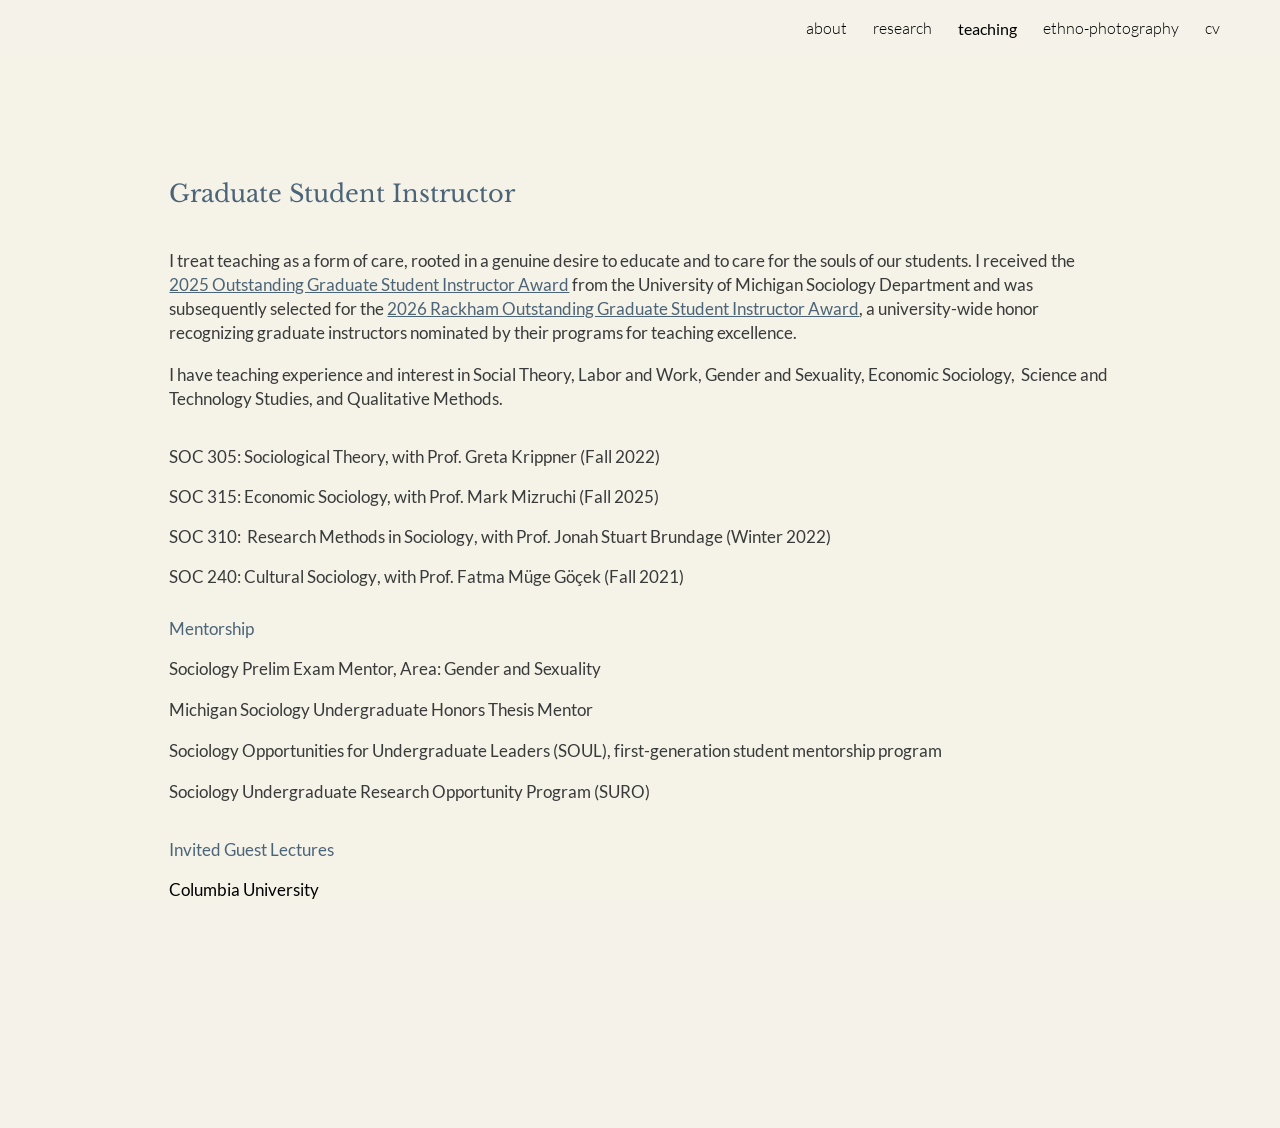
<file: site/teaching.html>
<!doctype html><html lang="en"><head><meta charset="utf-8"><meta name="viewport" content="width=device-width,initial-scale=1"><title>teaching · Jun Zhou</title><link rel="icon" href="assets/4027bee35e4caeaa31f5901d.png"><link rel="stylesheet" href="assets/4ce3453609b8d438a710de04.css"><link rel="stylesheet" href="assets/5a426b6c011598d1bfab35e1.css"><link rel="stylesheet" href="assets/94d4a645f0fe84476920fa8e.css"><link rel="stylesheet" href="assets/1142182db5662ed6d9e5342b.css"><style>@media only screen and (max-width: 479px){.jgG6ef{font-size: 17.0pt;}}@media only screen and (min-width: 480px) and (max-width: 767px){.jgG6ef{font-size: 17.0pt;}}@media only screen and (min-width: 768px) and (max-width: 1279px){.jgG6ef{font-size: 18.0pt;}}@media only screen and (min-width: 1280px){.jgG6ef{font-size: 18.0pt;}}</style><link rel="stylesheet" href="assets/d744232d925371556b930232.css"><style>.M63kCb{background-color: rgba(255,255,255,1);}.OUGEr{color: rgba(33,33,33,1);}.duRjpb .OUGEr{color: rgba(0,0,0,1);}.JYVBee .OUGEr{color: rgba(0,0,0,1);}.OmQG5e .OUGEr{color: rgba(33,33,33,1);}.iwQgFb{background-color: rgba(211,211,211,1);}.ySLm4c{font-family: Lato, sans-serif;}.CbiMKe{background-color: rgba(245,242,232,1);}.qeLZfd .zfr3Q{color: rgba(33,33,33,1);}.qeLZfd .qnVSj{color: rgba(33,33,33,1);}.qeLZfd .Glwbz{color: rgba(33,33,33,1);}.qeLZfd .duRjpb{color: rgba(0,0,0,1);}.qeLZfd .qLrapd{color: rgba(0,0,0,1);}.qeLZfd .JYVBee{color: rgba(0,0,0,1);}.qeLZfd .aHM7ed{color: rgba(0,0,0,1);}.qeLZfd .OmQG5e{color: rgba(33,33,33,1);}.qeLZfd .NHD4Gf{color: rgba(33,33,33,1);}.qeLZfd .aw5Odc{color: rgba(0,0,0,1);}.qeLZfd .dhtgD:hover{color: rgba(0,0,0,1);}.qeLZfd .dhtgD:visited{color: rgba(0,0,0,1);}.qeLZfd .iwQgFb{background-color: rgba(210,210,210,1);}.qeLZfd .OUGEr{color: rgba(33,33,33,1);}.qeLZfd .duRjpb .OUGEr{color: rgba(0,0,0,1);}.qeLZfd .JYVBee .OUGEr{color: rgba(0,0,0,1);}.qeLZfd .OmQG5e .OUGEr{color: rgba(33,33,33,1);}.qeLZfd:before{background-color: rgba(254,254,254,1); display: block;}.lQAHbd .zfr3Q{color: rgba(0,0,0,1);}.lQAHbd .qnVSj{color: rgba(0,0,0,1);}.lQAHbd .Glwbz{color: rgba(0,0,0,1);}.lQAHbd .duRjpb{color: rgba(0,0,0,1);}.lQAHbd .qLrapd{color: rgba(0,0,0,1);}.lQAHbd .JYVBee{color: rgba(0,0,0,1);}.lQAHbd .aHM7ed{color: rgba(0,0,0,1);}.lQAHbd .OmQG5e{color: rgba(0,0,0,1);}.lQAHbd .NHD4Gf{color: rgba(0,0,0,1);}.lQAHbd .aw5Odc{color: rgba(0,0,0,1);}.lQAHbd .dhtgD:hover{color: rgba(0,0,0,1);}.lQAHbd .dhtgD:visited{color: rgba(0,0,0,1);}.lQAHbd .iwQgFb{background-color: rgba(202,200,192,1);}.lQAHbd .OUGEr{color: rgba(0,0,0,1);}.lQAHbd .duRjpb .OUGEr{color: rgba(0,0,0,1);}.lQAHbd .JYVBee .OUGEr{color: rgba(0,0,0,1);}.lQAHbd .OmQG5e .OUGEr{color: rgba(0,0,0,1);}.lQAHbd .CbiMKe{background-color: rgba(255,255,255,1);}.lQAHbd:before{background-color: rgba(245,242,232,1); display: block;}.cJgDec .zfr3Q{color: rgba(255,255,255,1);}.cJgDec .zfr3Q .OUGEr{color: rgba(255,255,255,1);}.cJgDec .qnVSj{color: rgba(255,255,255,1);}.cJgDec .Glwbz{color: rgba(255,255,255,1);}.cJgDec .qLrapd{color: rgba(255,255,255,1);}.cJgDec .aHM7ed{color: rgba(255,255,255,1);}.cJgDec .NHD4Gf{color: rgba(255,255,255,1);}.cJgDec .IFuOkc:before{background-color: rgba(33,33,33,1); opacity: 0; display: block;}.O13XJf{height: 340px; padding-bottom: 60px; padding-top: 60px;}.O13XJf .IFuOkc{background-color: rgba(245,242,232,1); background-image: url(assets/630cc964d03e283699d55d2c.png);}.O13XJf .IFuOkc:before{background-color: rgba(33,33,33,1); opacity: 0.4; display: block;}.O13XJf .zfr3Q{color: rgba(255,255,255,1);}.O13XJf .qnVSj{color: rgba(255,255,255,1);}.O13XJf .Glwbz{color: rgba(255,255,255,1);}.O13XJf .duRjpb{color: rgba(255,255,255,1);}.O13XJf .qLrapd{color: rgba(255,255,255,1);}.O13XJf .JYVBee{color: rgba(255,255,255,1);}.O13XJf .aHM7ed{color: rgba(255,255,255,1);}.O13XJf .OmQG5e{color: rgba(255,255,255,1);}.O13XJf .NHD4Gf{color: rgba(255,255,255,1);}.tpmmCb .zfr3Q{color: rgba(33,33,33,1);}.tpmmCb .zfr3Q .OUGEr{color: rgba(33,33,33,1);}.tpmmCb .qnVSj{color: rgba(33,33,33,1);}.tpmmCb .Glwbz{color: rgba(33,33,33,1);}.tpmmCb .qLrapd{color: rgba(33,33,33,1);}.tpmmCb .aHM7ed{color: rgba(33,33,33,1);}.tpmmCb .NHD4Gf{color: rgba(33,33,33,1);}.tpmmCb .IFuOkc:before{background-color: rgba(255,255,255,1); display: block;}.tpmmCb .Wew9ke{fill: rgba(33,33,33,1);}.aw5Odc{color: rgba(0,0,0,1);}.dhtgD:hover{color: rgba(0,0,0,1);}.dhtgD:active{color: rgba(0,0,0,1);}.dhtgD:visited{color: rgba(0,0,0,1);}.Zjiec{color: rgba(255,255,255,1); font-family: Lato, sans-serif; font-size: 19pt; font-weight: 300; letter-spacing: 1px; line-height: 1.3; padding-bottom: 62.5px; padding-left: 48px; padding-right: 36px; padding-top: 11.5px;}.XMyrgf{margin-top: 0px; margin-left: 48px; margin-bottom: 24px; margin-right: 24px;}.TlfmSc{color: rgba(255,255,255,1); font-family: Lato, sans-serif; font-size: 15pt; font-weight: 300; line-height: 1.333;}.Mz8gvb{color: rgba(255,255,255,1);}.zDUgLc{background-color: rgba(33,33,33,1);}.QTKDff.chg4Jd:focus{background-color: rgba(255,255,255,0.1199999973);}.YTv4We{color: rgba(178,178,178,1);}.YTv4We:hover:before{background-color: rgba(255,255,255,0.1199999973); display: block;}.YTv4We.chg4Jd:focus:before{border-color: rgba(255,255,255,0.3600000143); display: block;}.eWDljc{background-color: rgba(33,33,33,1);}.eWDljc .hDrhEe{padding-left: 8px;}.ZXW7w{color: rgba(255,255,255,1); opacity: 1;}.PsKE7e{color: rgba(255,255,255,1); font-family: Lato, sans-serif; font-size: 12pt; font-weight: 300;}.lhZOrc{color: rgba(247,245,237,1);}.hDrhEe:hover{color: rgba(247,245,237,1);}.M9vuGd{color: rgba(247,245,237,1); font-weight: 400;}.jgXgSe:hover{color: rgba(247,245,237,1);}.j10yRb:hover{color: rgba(247,245,237,1);}.j10yRb.chg4Jd:focus:before{border-color: rgba(255,255,255,0.3600000143); display: block;}.tCHXDc{color: rgba(255,255,255,1);}.iWs3gf.chg4Jd:focus{background-color: rgba(255,255,255,0.1199999973);}.wgxiMe{background-color: rgba(33,33,33,1);}.fOU46b .TlfmSc{color: rgba(255,255,255,1);}.fOU46b .KJll8d{background-color: rgba(255,255,255,1);}.fOU46b .Mz8gvb{color: rgba(255,255,255,1);}.fOU46b .Mz8gvb.chg4Jd:focus:before{border-color: rgba(255,255,255,1); display: block;}.fOU46b .qV4dIc{color: rgba(255,255,255,0.8700000048);}.fOU46b .jgXgSe:hover{color: rgba(255,255,255,1);}.fOU46b .M9vuGd{color: rgba(255,255,255,1);}.fOU46b .tCHXDc{color: rgba(255,255,255,0.8700000048);}.fOU46b .iWs3gf.chg4Jd:focus{background-color: rgba(255,255,255,0.1199999973);}.fOU46b .G8QRnc .Mz8gvb{color: rgba(0,0,0,0.8000000119);}.fOU46b .G8QRnc .Mz8gvb.chg4Jd:focus:before{border-color: rgba(0,0,0,0.8000000119); display: block;}.fOU46b .G8QRnc .ZXW7w{color: rgba(0,0,0,0.8000000119);}.fOU46b .G8QRnc .TlfmSc{color: rgba(0,0,0,0.8000000119);}.fOU46b .G8QRnc .KJll8d{background-color: rgba(0,0,0,0.8000000119);}.fOU46b .G8QRnc .qV4dIc{color: rgba(0,0,0,0.6399999857);}.fOU46b .G8QRnc .jgXgSe:hover{color: rgba(0,0,0,0.8199999928);}.fOU46b .G8QRnc .M9vuGd{color: rgba(0,0,0,0.8199999928);}.fOU46b .G8QRnc .tCHXDc{color: rgba(0,0,0,0.6399999857);}.fOU46b .G8QRnc .iWs3gf.chg4Jd:focus{background-color: rgba(0,0,0,0.1199999973);}.fOU46b .usN8rf .Mz8gvb{color: rgba(0,0,0,0.8000000119);}.fOU46b .usN8rf .Mz8gvb.chg4Jd:focus:before{border-color: rgba(0,0,0,0.8000000119); display: block;}.fOU46b .usN8rf .ZXW7w{color: rgba(0,0,0,0.8000000119);}.fOU46b .usN8rf .TlfmSc{color: rgba(0,0,0,0.8000000119);}.fOU46b .usN8rf .KJll8d{background-color: rgba(0,0,0,0.8000000119);}.fOU46b .usN8rf .qV4dIc{color: rgba(0,0,0,0.6399999857);}.fOU46b .usN8rf .jgXgSe:hover{color: rgba(0,0,0,0.8199999928);}.fOU46b .usN8rf .M9vuGd{color: rgba(0,0,0,0.8199999928);}.fOU46b .usN8rf .tCHXDc{color: rgba(0,0,0,0.6399999857);}.fOU46b .usN8rf .iWs3gf.chg4Jd:focus{background-color: rgba(0,0,0,0.1199999973);}.fOU46b .aCIEDd .qV4dIc{color: rgba(33,33,33,1);}.fOU46b .aCIEDd .TlfmSc{color: rgba(33,33,33,1);}.fOU46b .aCIEDd .KJll8d{background-color: rgba(33,33,33,1);}.fOU46b .aCIEDd .ZXW7w{color: rgba(33,33,33,1);}.fOU46b .aCIEDd .jgXgSe:hover{color: rgba(33,33,33,1); opacity: 0.82;}.fOU46b .aCIEDd .Mz8gvb{color: rgba(33,33,33,1);}.fOU46b .aCIEDd .tCHXDc{color: rgba(33,33,33,1);}.fOU46b .aCIEDd .iWs3gf.chg4Jd:focus{background-color: rgba(33,33,33,0.1199999973);}.fOU46b .a3ETed .qV4dIc{color: rgba(0,0,0,1);}.fOU46b .a3ETed .TlfmSc{color: rgba(0,0,0,1);}.fOU46b .a3ETed .KJll8d{background-color: rgba(0,0,0,1);}.fOU46b .a3ETed .ZXW7w{color: rgba(0,0,0,1);}.fOU46b .a3ETed .jgXgSe:hover{color: rgba(0,0,0,1); opacity: 0.82;}.fOU46b .a3ETed .Mz8gvb{color: rgba(0,0,0,1);}.fOU46b .a3ETed .tCHXDc{color: rgba(0,0,0,1);}.fOU46b .a3ETed .iWs3gf.chg4Jd:focus{background-color: rgba(0,0,0,0.1199999973);}@media only screen and (min-width: 1280px){.XeSM4.b2Iqye.fOU46b .LBrwzc .tCHXDc{color: rgba(255,255,255,0.8700000048);}}.XeSM4.b2Iqye.fOU46b .LBrwzc .iWs3gf.chg4Jd:focus{background-color: rgba(255,255,255,0.1199999973);}@media only screen and (min-width: 1280px){.KuNac.b2Iqye.fOU46b .tCHXDc{color: rgba(0,0,0,0.6399999857);}}.KuNac.b2Iqye.fOU46b .iWs3gf.chg4Jd:focus{background-color: rgba(0,0,0,0.1199999973);}.fOU46b .zDUgLc{opacity: 0;}.LBrwzc .ZXW7w{color: rgba(0,0,0,1);}.LBrwzc .KJll8d{background-color: rgba(0,0,0,1);}.GBy4H .ZXW7w{color: rgba(255,255,255,1);}.GBy4H .KJll8d{background-color: rgba(255,255,255,1);}.eBSUbc{background-color: rgba(33,33,33,1); color: rgba(0,188,212,0.6999999881);}.BFDQOb:hover{color: rgba(247,245,237,1);}.ImnMyf{background-color: rgba(255,255,255,1); color: rgba(33,33,33,1);}.Vs12Bd{background-color: rgba(254,254,254,1); color: rgba(33,33,33,1);}.S5d9Rd{background-color: rgba(245,242,232,1); color: rgba(0,0,0,1);}.zfr3Q{color: rgba(33,33,33,1); font-family: Lato, sans-serif; font-size: 11pt; font-weight: 400; line-height: 1.6667; margin-top: 12px;}.qnVSj{color: rgba(33,33,33,1);}.Glwbz{color: rgba(33,33,33,1);}.duRjpb{color: rgba(0,0,0,1); font-family: Lato, sans-serif; font-size: 34pt; font-weight: 300; letter-spacing: 0.5px; line-height: 1.2; margin-top: 30px;}.Ap4VC{margin-bottom: -30px;}.qLrapd{color: rgba(0,0,0,1);}.JYVBee{color: rgba(0,0,0,1); font-family: Lato, sans-serif; font-size: 19pt; font-weight: 400; line-height: 1.4; margin-top: 20px;}.CobnVe{margin-bottom: -20px;}.aHM7ed{color: rgba(0,0,0,1);}.OmQG5e{color: rgba(33,33,33,1); font-family: Lato, sans-serif; font-size: 15pt; font-style: normal; font-weight: 400; line-height: 1.25; margin-top: 16px;}.GV3q8e{margin-bottom: -16px;}.NHD4Gf{color: rgba(33,33,33,1);}.LB7kq .duRjpb{font-size: 64pt; letter-spacing: 2px; line-height: 1; margin-top: 40px;}.LB7kq .JYVBee{font-size: 25pt; font-weight: 300; line-height: 1.1; margin-top: 25px;}@media only screen and (max-width: 479px){.LB7kq .duRjpb{font-size: 40pt;}}@media only screen and (min-width: 480px) and (max-width: 767px){.LB7kq .duRjpb{font-size: 53pt;}}@media only screen and (max-width: 479px){.LB7kq .JYVBee{font-size: 19pt;}}@media only screen and (min-width: 480px) and (max-width: 767px){.LB7kq .JYVBee{font-size: 22pt;}}.O13XJf{height: 340px; padding-bottom: 60px; padding-top: 60px;}@media only screen and (min-width: 480px) and (max-width: 767px){.O13XJf{height: 280px; padding-bottom: 40px; padding-top: 40px;}}@media only screen and (max-width: 479px){.O13XJf{height: 250px; padding-bottom: 30px; padding-top: 30px;}}.SBrW1{height: 520px;}@media only screen and (min-width: 480px) and (max-width: 767px){.SBrW1{height: 520px;}}@media only screen and (max-width: 479px){.SBrW1{height: 400px;}}.Wew9ke{fill: rgba(255,255,255,1);}.gk8rDe{height: 180px; padding-bottom: 32px; padding-top: 60px;}.gk8rDe .zfr3Q{color: rgba(0,0,0,1);}.gk8rDe .duRjpb{color: rgba(0,0,0,1); font-size: 45pt; line-height: 1.1;}.gk8rDe .qLrapd{color: rgba(0,0,0,1);}.gk8rDe .JYVBee{color: rgba(0,0,0,1); font-size: 27pt; line-height: 1.35; margin-top: 15px;}.gk8rDe .aHM7ed{color: rgba(0,0,0,1);}.gk8rDe .OmQG5e{color: rgba(33,33,33,1);}.gk8rDe .NHD4Gf{color: rgba(33,33,33,1);}@media only screen and (max-width: 479px){.gk8rDe .duRjpb{font-size: 30pt;}}@media only screen and (min-width: 480px) and (max-width: 767px){.gk8rDe .duRjpb{font-size: 38pt;}}@media only screen and (max-width: 479px){.gk8rDe .JYVBee{font-size: 20pt;}}@media only screen and (min-width: 480px) and (max-width: 767px){.gk8rDe .JYVBee{font-size: 24pt;}}@media only screen and (min-width: 480px) and (max-width: 767px){.gk8rDe{padding-top: 45px;}}@media only screen and (max-width: 479px){.gk8rDe{padding-bottom: 0px; padding-top: 30px;}}.dhtgD{text-decoration: underline;}.JzO0Vc{background-color: rgba(33,33,33,1); font-family: Lato, sans-serif; width: 250px;}@media only screen and (min-width: 1280px){.JzO0Vc{padding-top: 48.5px;}}.TlfmSc{font-family: Lato, sans-serif; font-size: 15pt; font-weight: 300; line-height: 1.333;}.PsKE7e{font-family: Lato, sans-serif; font-size: 12pt;}.IKA38e{line-height: 1.21;}.hDrhEe{padding-bottom: 11.5px; padding-top: 11.5px;}.zDUgLc{opacity: 1;}.QmpIrf{background-color: rgba(245,242,232,1); border-color: rgba(0,0,0,1); color: rgba(0,0,0,1); font-family: Lato, sans-serif; font-size: 11pt; line-height: normal;}.xkUom{border-color: rgba(245,242,232,1); color: rgba(245,242,232,1); font-family: Lato, sans-serif; font-size: 11pt; line-height: normal;}.xkUom:hover{background-color: rgba(245,242,232,0.1000000015);}.KjwKmc{color: rgba(245,242,232,1); font-family: Lato, sans-serif; font-size: 11pt; line-height: normal; line-height: normal;}.KjwKmc:hover{background-color: rgba(245,242,232,0.1000000015);}.lQAHbd .QmpIrf{background-color: rgba(255,255,255,1); border-color: rgba(0,0,0,1); color: rgba(0,0,0,1); font-family: Lato, sans-serif; font-size: 11pt; line-height: normal;}.lQAHbd .xkUom{border-color: rgba(254,254,254,1); color: rgba(254,254,254,1); font-family: Lato, sans-serif; font-size: 11pt; line-height: normal;}.lQAHbd .xkUom:hover{background-color: rgba(255,255,255,0.1000000015);}.lQAHbd .KjwKmc{color: rgba(254,254,254,1); font-family: Lato, sans-serif; font-size: 11pt; line-height: normal;}.lQAHbd .KjwKmc:hover{background-color: rgba(255,255,255,0.1000000015);}.lQAHbd .Mt0nFe{border-color: rgba(0,0,0,0.200000003);}.cJgDec .QmpIrf{background-color: rgba(255,255,255,1); border-color: rgba(0,0,0,1); color: rgba(0,0,0,1); font-family: Lato, sans-serif; font-size: 11pt; line-height: normal;}.cJgDec .xkUom{border-color: rgba(254,254,254,1); color: rgba(254,254,254,1); font-family: Lato, sans-serif; font-size: 11pt; line-height: normal;}.cJgDec .xkUom:hover{background-color: rgba(255,255,255,0.1000000015);}.cJgDec .KjwKmc{color: rgba(254,254,254,1); font-family: Lato, sans-serif; font-size: 11pt; line-height: normal;}.cJgDec .KjwKmc:hover{background-color: rgba(255,255,255,0.1000000015);}.tpmmCb .QmpIrf{background-color: rgba(255,255,255,1); border-color: rgba(0,0,0,1); color: rgba(0,0,0,1); font-family: Lato, sans-serif; font-size: 11pt; line-height: normal;}.tpmmCb .xkUom{border-color: rgba(245,242,232,1); color: rgba(245,242,232,1); font-family: Lato, sans-serif; font-size: 11pt; line-height: normal;}.tpmmCb .xkUom:hover{background-color: rgba(245,242,232,0.1000000015);}.tpmmCb .KjwKmc{color: rgba(245,242,232,1); font-family: Lato, sans-serif; font-size: 11pt; line-height: normal;}.tpmmCb .KjwKmc:hover{background-color: rgba(245,242,232,0.1000000015);}.gk8rDe .QmpIrf{background-color: rgba(245,242,232,1); border-color: rgba(0,0,0,1); color: rgba(0,0,0,1); font-family: Lato, sans-serif; font-size: 11pt; line-height: normal;}.gk8rDe .xkUom{border-color: rgba(245,242,232,1); color: rgba(245,242,232,1); font-family: Lato, sans-serif; font-size: 11pt; line-height: normal;}.gk8rDe .xkUom:hover{background-color: rgba(245,242,232,0.1000000015);}.gk8rDe .KjwKmc{color: rgba(245,242,232,1); font-family: Lato, sans-serif; font-size: 11pt; line-height: normal;}.gk8rDe .KjwKmc:hover{background-color: rgba(245,242,232,0.1000000015);}.O13XJf .QmpIrf{background-color: rgba(255,255,255,1); border-color: rgba(0,0,0,1); color: rgba(0,0,0,1); font-family: Lato, sans-serif; font-size: 11pt; line-height: normal;}.O13XJf .xkUom{border-color: rgba(254,254,254,1); color: rgba(254,254,254,1); font-family: Lato, sans-serif; font-size: 11pt; line-height: normal;}.O13XJf .xkUom:hover{background-color: rgba(255,255,255,0.1000000015);}.O13XJf .KjwKmc{color: rgba(254,254,254,1); font-family: Lato, sans-serif; font-size: 11pt; line-height: normal;}.O13XJf .KjwKmc:hover{background-color: rgba(255,255,255,0.1000000015);}.Y4CpGd{font-family: Lato, sans-serif; font-size: 11pt;}.CMArNe{background-color: rgba(254,254,254,1);}.LBrwzc .TlfmSc{color: rgba(0,0,0,0.8000000119);}.LBrwzc .YTv4We{color: rgba(0,0,0,0.6399999857);}.LBrwzc .YTv4We.chg4Jd:focus:before{border-color: rgba(0,0,0,0.6399999857); display: block;}.LBrwzc .Mz8gvb{color: rgba(0,0,0,0.6399999857);}.LBrwzc .tCHXDc{color: rgba(0,0,0,0.6399999857);}.LBrwzc .iWs3gf.chg4Jd:focus{background-color: rgba(0,0,0,0.1199999973);}.LBrwzc .wgxiMe{background-color: rgba(255,255,255,1);}.LBrwzc .qV4dIc{color: rgba(0,0,0,0.6399999857);}.LBrwzc .M9vuGd{color: rgba(0,0,0,0.8000000119); font-weight: bold;}.LBrwzc .Zjiec{color: rgba(0,0,0,0.8000000119);}.LBrwzc .IKA38e{color: rgba(0,0,0,0.6399999857);}.LBrwzc .lhZOrc.IKA38e{color: rgba(0,0,0,0.8000000119); font-weight: bold;}.LBrwzc .j10yRb:hover{color: rgba(0,0,0,0.8000000119);}.LBrwzc .eBSUbc{color: rgba(0,0,0,0.8000000119);}.LBrwzc .hDrhEe:hover{color: rgba(0,0,0,0.8000000119);}.LBrwzc .jgXgSe:hover{color: rgba(0,0,0,0.8000000119);}.LBrwzc .M9vuGd:hover{color: rgba(0,0,0,0.8000000119);}.LBrwzc .zDUgLc{border-bottom-color: rgba(204,204,204,1); border-bottom-width: 1px; border-bottom-style: solid;}.fOU46b .LBrwzc .M9vuGd{color: rgba(0,0,0,0.8000000119);}.fOU46b .LBrwzc .jgXgSe:hover{color: rgba(0,0,0,0.8000000119);}.fOU46b .LBrwzc .zDUgLc{opacity: 1; border-bottom-style: none;}.fOU46b .LBrwzc .tCHXDc{color: rgba(0,0,0,0.6399999857);}.fOU46b .LBrwzc .iWs3gf.chg4Jd:focus{background-color: rgba(0,0,0,0.1199999973);}.fOU46b .GBy4H .M9vuGd{color: rgba(255,255,255,1);}.fOU46b .GBy4H .jgXgSe:hover{color: rgba(255,255,255,1);}.fOU46b .GBy4H .zDUgLc{opacity: 1;}.fOU46b .GBy4H .tCHXDc{color: rgba(255,255,255,0.8700000048);}.fOU46b .GBy4H .iWs3gf.chg4Jd:focus{background-color: rgba(255,255,255,0.1199999973);}.XeSM4.G9Qloe.fOU46b .LBrwzc .tCHXDc{color: rgba(0,0,0,0.6399999857);}.XeSM4.G9Qloe.fOU46b .LBrwzc .iWs3gf.chg4Jd:focus{background-color: rgba(0,0,0,0.1199999973);}.GBy4H .lhZOrc.IKA38e{color: rgba(255,255,255,1);}.GBy4H .eBSUbc{color: rgba(255,255,255,0.8700000048);}.GBy4H .hDrhEe:hover{color: rgba(255,255,255,1);}.GBy4H .j10yRb:hover{color: rgba(255,255,255,1);}.GBy4H .YTv4We{color: rgba(255,255,255,1);}.GBy4H .YTv4We.chg4Jd:focus:before{border-color: rgba(255,255,255,1); display: block;}.GBy4H .tCHXDc{color: rgba(255,255,255,0.8700000048);}.GBy4H .iWs3gf.chg4Jd:focus{background-color: rgba(255,255,255,0.1199999973);}.GBy4H .jgXgSe:hover{color: rgba(255,255,255,1);}.GBy4H .jgXgSe:hover{color: rgba(255,255,255,1);}.GBy4H .M9vuGd{color: rgba(255,255,255,1);}.GBy4H .M9vuGd:hover{color: rgba(255,255,255,1);}.QcmuFb{padding-left: 20px;}.vDPrib{padding-left: 40px;}.TBDXjd{padding-left: 60px;}.bYeK8e{padding-left: 80px;}.CuqSDe{padding-left: 100px;}.Havqpe{padding-left: 120px;}.JvDrRe{padding-left: 140px;}.o5lrIf{padding-left: 160px;}.yOJW7c{padding-left: 180px;}.rB8cye{padding-left: 200px;}.RuayVd{padding-right: 20px;}.YzcKX{padding-right: 40px;}.reTV0b{padding-right: 60px;}.vSYeUc{padding-right: 80px;}.PxtZIe{padding-right: 100px;}.ahQMed{padding-right: 120px;}.rzhcXb{padding-right: 140px;}.PBhj0b{padding-right: 160px;}.TlN46c{padding-right: 180px;}.GEdNnc{padding-right: 200px;}.TMjjoe{font-family: Lato, sans-serif; font-size: 9pt; line-height: 1.2; margin-top: 0px;}@media only screen and (min-width: 1280px){.yxgWrb{margin-left: 250px;}}@media only screen and (max-width: 479px){.Zjiec{font-size: 15pt;}}@media only screen and (min-width: 480px) and (max-width: 767px){.Zjiec{font-size: 17pt;}}@media only screen and (max-width: 479px){.TlfmSc{font-size: 13pt;}}@media only screen and (min-width: 480px) and (max-width: 767px){.TlfmSc{font-size: 14pt;}}@media only screen and (max-width: 479px){.PsKE7e{font-size: 12pt;}}@media only screen and (min-width: 480px) and (max-width: 767px){.PsKE7e{font-size: 12pt;}}@media only screen and (max-width: 479px){.duRjpb{font-size: 24pt;}}@media only screen and (min-width: 480px) and (max-width: 767px){.duRjpb{font-size: 29pt;}}@media only screen and (max-width: 479px){.JYVBee{font-size: 15pt;}}@media only screen and (min-width: 480px) and (max-width: 767px){.JYVBee{font-size: 17pt;}}@media only screen and (max-width: 479px){.OmQG5e{font-size: 13pt;}}@media only screen and (min-width: 480px) and (max-width: 767px){.OmQG5e{font-size: 14pt;}}@media only screen and (max-width: 479px){.TlfmSc{font-size: 13pt;}}@media only screen and (min-width: 480px) and (max-width: 767px){.TlfmSc{font-size: 14pt;}}@media only screen and (max-width: 479px){.PsKE7e{font-size: 12pt;}}@media only screen and (min-width: 480px) and (max-width: 767px){.PsKE7e{font-size: 12pt;}}@media only screen and (max-width: 479px){.TMjjoe{font-size: 9pt;}}@media only screen and (min-width: 480px) and (max-width: 767px){.TMjjoe{font-size: 9pt;}}</style><link rel="stylesheet" href="assets/mirror-4d92bc7c0a9abbf36bfe99ab.css"></head><body><a class="skip" href="#main">Skip to content</a><header class="site-header"><nav aria-label="Main navigation"><a href="about.html">about</a><a href="research.html">research</a><a href="teaching.html" aria-current="page">teaching</a><a href="ethno-photography.html">ethno-photography</a><a href="cv.html">cv</a></nav></header><main id="main" class="fktJzd AKpWA fOU46b G9Qloe XeSM4 XxIgdb"><div class="UtePc RCETm SwuGbc"><section class="yaqOZd lQAHbd" id="h.4402ea3afd243f82_33"><div class="IFuOkc"></div><div class="mYVXT"><div class="LS81yb VICjCf j5pSsc db35Fc" tabindex="-1"><div class="hJDwNd-AhqUyc-R6PoUb Ft7HRd-AhqUyc-R6PoUb JNdkSc SQVYQc L6cTce-purZT L6cTce-pSzOP"><div class="JNdkSc-SmKAyb LkDMRd"><div class=""></div></div></div><div class="hJDwNd-AhqUyc-EehZO Ft7HRd-AhqUyc-EehZO purZT-AhqUyc-II5mzb ZcASvf-AhqUyc-II5mzb pSzOP-AhqUyc-qWD73c Ktthjf-AhqUyc-qWD73c JNdkSc SQVYQc"><div class="JNdkSc-SmKAyb LkDMRd"><div class=""><div class="oKdM2c ZZyype Kzv0Me"><div class="hJDwNd-AhqUyc-EehZO Ft7HRd-AhqUyc-EehZO jXK9ad D2fZ2 zu5uec OjCsFc dmUFtb wHaque g5GTcb" id="h.4402ea3afd243f82_30"><div class="jXK9ad-SmKAyb"><div class="tyJCtd mGzaTb Depvyb baZpAe" tabindex="0"><p class="zfr3Q CDt4Ke" dir="ltr" id="h.10j43vfxck8i" style="background-color: transparent; border-bottom: none; border-left: none; border-right: none; border-top: none; line-height: 2.861983636363636; margin-bottom: 2.0pt; margin-top: 12.0pt; padding-bottom: 0.0pt; padding-left: 0.0pt; padding-right: 0.0pt; padding-top: 0.0pt;"><span class="jgG6ef C9DxTc" style="color: #4b6478; font-family: 'Libre Baskerville', Arial; font-weight: 400; vertical-align: baseline;">Graduate Student Instructor</span></p><br/><p class="zfr3Q CDt4Ke" dir="ltr" style="background-color: transparent; border-bottom: none; border-left: none; border-right: none; border-top: none; line-height: 1.38; margin-bottom: 0.0pt; margin-top: 0.0pt; padding-bottom: 0.0pt; padding-left: 0.0pt; padding-right: 0.0pt; padding-top: 0.0pt;"><span class="C9DxTc" style="color: #3a3a3a; font-size: 13.0pt; vertical-align: baseline;">I treat teaching as a form of care, rooted in a genuine desire to educate and to care for the souls of our students. I received the </span><span class="C9DxTc" style="color: #4b6478; font-size: 13.0pt; text-decoration: underline; vertical-align: baseline;">2025 Outstanding Graduate Student Instructor Award</span><span class="C9DxTc" style="color: #4b6478; font-size: 13.0pt; vertical-align: baseline;"> </span><span class="C9DxTc" style="color: #3a3a3a; font-size: 13.0pt; vertical-align: baseline;">from the University of Michigan Sociology Department and was subsequently selected for the </span><span class="C9DxTc" style="color: #4b6478; font-size: 13.0pt; text-decoration: underline; vertical-align: baseline;">2026 Rackham Outstanding Graduate Student Instructor Award</span><span class="C9DxTc" style="color: #3a3a3a; font-size: 13.0pt; vertical-align: baseline;">, a university-wide honor recognizing graduate instructors nominated by their programs for teaching excellence. </span></p><br/><p class="zfr3Q CDt4Ke" dir="ltr" style="background-color: transparent; border-bottom: none; border-left: none; border-right: none; border-top: none; line-height: 1.38; margin-bottom: 0.0pt; margin-top: 0.0pt; padding-bottom: 0.0pt; padding-left: 0.0pt; padding-right: 0.0pt; padding-top: 0.0pt;"><span class="C9DxTc" style="color: #3a3a3a; font-size: 13.0pt; vertical-align: baseline;">I have teaching experience and interest in Social Theory, Labor and Work, </span><span class="C9DxTc" style="color: #3a3a3a; font-size: 13.0pt; font-variant: normal; vertical-align: baseline;">Gender and Sexuality, Economic Sociology,  </span><span class="C9DxTc" style="color: #3a3a3a; font-size: 13.0pt; vertical-align: baseline;">Science and Technology Studies, and Qualitative Methods.</span></p><br/><p class="zfr3Q CDt4Ke" dir="ltr" style="background-color: transparent; border-bottom: none; border-left: none; border-right: none; border-top: none; line-height: 1.38; margin-bottom: 12.0pt; margin-top: 12.0pt; padding-bottom: 0.0pt; padding-left: 0.0pt; padding-right: 0.0pt; padding-top: 0.0pt;"><span class="C9DxTc" style="color: #3a3a3a; font-size: 13.0pt; font-variant: normal; vertical-align: baseline;">SOC 305: Sociological Theory, </span><span class="C9DxTc" style="color: #3a3a3a; font-size: 13.0pt; font-variant: normal; vertical-align: baseline;">with Prof. Greta Krippner</span><span class="C9DxTc" style="color: #3a3a3a; font-size: 13.0pt; vertical-align: baseline;"> (Fall 2022)</span></p><p class="zfr3Q CDt4Ke" dir="ltr" style="background-color: transparent; border-bottom: none; border-left: none; border-right: none; border-top: none; line-height: 1.38; margin-bottom: 12.0pt; margin-top: 12.0pt; padding-bottom: 0.0pt; padding-left: 0.0pt; padding-right: 0.0pt; padding-top: 0.0pt;"><span class="C9DxTc" style="color: #3a3a3a; font-size: 13.0pt; font-variant: normal; vertical-align: baseline;">SOC 315: Economic Sociology, with Prof. Mark Mizruchi</span><span class="C9DxTc" style="color: #3a3a3a; font-size: 13.0pt; vertical-align: baseline;"> </span><span class="C9DxTc" style="color: #3a3a3a; font-size: 13.0pt; font-variant: normal; vertical-align: baseline;">(Fall 2025)</span></p><p class="zfr3Q CDt4Ke" dir="ltr" style="background-color: transparent; border-bottom: none; border-left: none; border-right: none; border-top: none; line-height: 1.38; margin-bottom: 12.0pt; margin-top: 12.0pt; padding-bottom: 0.0pt; padding-left: 0.0pt; padding-right: 0.0pt; padding-top: 0.0pt;"><span class="C9DxTc" style="color: #3a3a3a; font-size: 13.0pt; font-variant: normal; vertical-align: baseline;">SOC 310: </span><span class="C9DxTc" style="color: #3a3a3a; font-size: 13.0pt; font-variant: normal; vertical-align: baseline;"> Research Methods in Sociology</span><span class="C9DxTc" style="color: #3a3a3a; font-size: 13.0pt; vertical-align: baseline;">, with Prof. Jonah Stuart Brundage (Winter 2022)</span></p><p class="zfr3Q CDt4Ke" dir="ltr" style="background-color: transparent; border-bottom: none; border-left: none; border-right: none; border-top: none; line-height: 1.38; margin-bottom: 12.0pt; margin-top: 12.0pt; padding-bottom: 0.0pt; padding-left: 0.0pt; padding-right: 0.0pt; padding-top: 0.0pt;"><span class="C9DxTc" style="color: #3a3a3a; font-size: 13.0pt; font-variant: normal; vertical-align: baseline;">SOC 240: Cultural Sociology</span><span class="C9DxTc" style="color: #3a3a3a; font-size: 13.0pt; vertical-align: baseline;">, with Prof. Fatma Müge Göçek (Fall 2021)</span></p><p class="zfr3Q CDt4Ke" dir="ltr" id="h.6htz7vozcx6f" style="background-color: transparent; border-bottom: none; border-left: none; border-right: none; border-top: none; line-height: 2.861983636363636; margin-bottom: 2.0pt; margin-top: 12.0pt; padding-bottom: 0.0pt; padding-left: 0.0pt; padding-right: 0.0pt; padding-top: 0.0pt;"><span class="C9DxTc" style="color: #4b6478; font-size: 13.0pt; vertical-align: baseline;">Mentorship</span></p><p class="zfr3Q CDt4Ke" dir="ltr" style="background-color: transparent; border-bottom: none; border-left: none; border-right: none; border-top: none; line-height: 1.38; margin-bottom: 0.0pt; margin-top: 0.0pt; padding-bottom: 0.0pt; padding-left: 0.0pt; padding-right: 0.0pt; padding-top: 0.0pt;"><span class="C9DxTc" style="color: #3a3a3a; font-size: 13.0pt; vertical-align: baseline;">Sociology Prelim Exam Mentor, Area: Gender and Sexuality</span></p><p class="zfr3Q CDt4Ke" dir="ltr" style="background-color: transparent; border-bottom: none; border-left: none; border-right: none; border-top: none; line-height: 1.38; margin-bottom: 0.0pt; margin-top: 13.0pt; padding-bottom: 0.0pt; padding-left: 0.0pt; padding-right: 0.0pt; padding-top: 0.0pt;"><span class="C9DxTc" style="color: #3a3a3a; font-size: 13.0pt; vertical-align: baseline;">Michigan Sociology Undergraduate Honors Thesis Mentor</span></p><p class="zfr3Q CDt4Ke" dir="ltr" style="background-color: transparent; border-bottom: none; border-left: none; border-right: none; border-top: none; line-height: 1.38; margin-bottom: 0.0pt; margin-top: 13.0pt; padding-bottom: 0.0pt; padding-left: 0.0pt; padding-right: 0.0pt; padding-top: 0.0pt;"><span class="C9DxTc" style="color: #3a3a3a; font-size: 13.0pt; vertical-align: baseline;">Sociology Opportunities for Undergraduate Leaders (SOUL), first-generation student mentorship program</span></p><p class="zfr3Q CDt4Ke" dir="ltr" style="background-color: transparent; border-bottom: none; border-left: none; border-right: none; border-top: none; line-height: 1.38; margin-bottom: 0.0pt; margin-top: 13.0pt; padding-bottom: 0.0pt; padding-left: 0.0pt; padding-right: 0.0pt; padding-top: 0.0pt;"><span class="C9DxTc" style="color: #3a3a3a; font-size: 13.0pt; vertical-align: baseline;">Sociology Undergraduate Research Opportunity Program (SURO)</span></p><br/><p class="zfr3Q CDt4Ke" dir="ltr" style="background-color: transparent; border-bottom: none; border-left: none; border-right: none; border-top: none; line-height: 1.38; margin-bottom: 12.0pt; margin-top: 12.0pt; padding-bottom: 0.0pt; padding-left: 0.0pt; padding-right: 0.0pt; padding-top: 0.0pt;"><span class="C9DxTc" style="color: #4b6478; font-size: 13.0pt; vertical-align: baseline;">Invited Guest Lectures</span></p><p class="zfr3Q CDt4Ke" dir="ltr" style="background-color: transparent; border-bottom: none; border-left: none; border-right: none; border-top: none; line-height: 1.38; margin-bottom: 12.0pt; margin-top: 12.0pt; padding-bottom: 0.0pt; padding-left: 0.0pt; padding-right: 0.0pt; padding-top: 0.0pt;"><span class="C9DxTc" style="color: #000000; font-size: 13.0pt; vertical-align: baseline;">Columbia University</span><span class="C9DxTc" style="color: #000000; font-size: 13.0pt; vertical-align: baseline;"> </span></p><p class="zfr3Q CDt4Ke" dir="ltr" style="background-color: transparent; border-bottom: none; border-left: none; border-right: none; border-top: none; line-height: 1.38; margin-bottom: 12.0pt; margin-top: 12.0pt; padding-bottom: 0.0pt; padding-left: 0.0pt; padding-right: 0.0pt; padding-top: 0.0pt;"><span class="C9DxTc" style="color: #3a3a3a; font-size: 13.0pt; vertical-align: baseline;">Princeton University </span></p><p class="zfr3Q CDt4Ke" dir="ltr" style="background-color: transparent; border-bottom: none; border-left: none; border-right: none; border-top: none; line-height: 1.38; margin-bottom: 12.0pt; margin-top: 12.0pt; padding-bottom: 0.0pt; padding-left: 0.0pt; padding-right: 0.0pt; padding-top: 0.0pt;"><span class="C9DxTc" style="color: #3a3a3a; font-size: 13.0pt; vertical-align: baseline;">Colby College </span></p><p class="zfr3Q CDt4Ke" dir="ltr" style="background-color: transparent; border-bottom: none; border-left: none; border-right: none; border-top: none; line-height: 1.38; margin-bottom: 12.0pt; margin-top: 12.0pt; padding-bottom: 0.0pt; padding-left: 0.0pt; padding-right: 0.0pt; padding-top: 0.0pt;"><span class="C9DxTc" style="color: #000000; font-size: 13.0pt; vertical-align: baseline;">Bryn Mawr College</span><span class="C9DxTc" style="color: #000000; font-size: 13.0pt; vertical-align: baseline;"> </span></p><br/></div></div></div></div></div></div></div><div class="hJDwNd-AhqUyc-R6PoUb Ft7HRd-AhqUyc-R6PoUb JNdkSc SQVYQc L6cTce-purZT L6cTce-pSzOP"><div class="JNdkSc-SmKAyb LkDMRd"><div class=""></div></div></div></div></div></section></div></main></body></html>
</file>
<file: css/style.css>
/* ----------------------------------------------------
	 General styles
------------------------------------------------------- */


body {
	background-color: white;
	background-image: url(../img/bg.jpg);
	background-position: left top;
	background-repeat: repeat;
	-webkit-font-smoothing: antialiased;
}

a {
    color: #4f4d47;
	text-decoration: none;
	-webkit-transition: all .35s; 
	transition: all .35s;
}

a:hover {
	color: #dadada;	
	text-decoration: underline;
}


.wrapper {
  background: white;
  margin: 70px auto;
  width: 90%;
  max-width: 1250px;
  overflow: hidden;
  border: 6px solid #eaeaea;
  -webkit-box-sizing: border-box;
  -moz-box-sizing: border-box;
  box-sizing: border-box;
}


img {
	max-width: 100%;	
	height: auto;
}


p {
	font-size: 1.1em;
    font-family: 'Oxygen', sans-serif;	
	color: #333;
	line-height: 1.7em;
	margin-top: 14px;
	margin-bottom: 20px;	
}


h1 {
    font-family: 'Qwigley', Helvetica, Sans-serif;	   
    font-size: 2.2em;
	font-weight: 600;
    color: #4f4d47;
	margin-top: 50px;
	margin-bottom: 0;
	text-align: center;
	line-height: 1.7em;
}

h2 {	
    font-family: 'Oxygen', sans-serif;	
    font-size: 1em;
	font-weight: 400;
	color: #898989;
	margin-top: 40px;
	margin-bottom: 34px;
	text-align: center;
	line-height: 1.7em;
	padding-left: 150px;
	padding-right: 150px;
}


h3 {
    font-family: 'Oxygen', sans-serif;	
    font-size: 1em;
	font-weight: 400;
	color: #898989;
	margin-top: 16px;
	margin-bottom: 14px;
	text-align: left;
	line-height: 1.7em;
}


h4 {
	font-family: 'Oxygen', sans-serif;	
    font-size: 1em;
	font-weight: 400;
	color: #898989;
	margin-top: 16px;
	margin-bottom: 14px;
	text-align: left;
	line-height: 1.7em;
}


.heading-inner {
    font-family: 'Qwigley', Helvetica, Sans-serif;	   
    font-size: 2.2em;
	font-weight: 600;
    color: #4f4d47;
	margin-top: 16px;
	margin-bottom: 0;
	text-align: center;
	line-height: 1.7em;
}


.hr {
	border-bottom: 2px solid #4f4d47;
	display: block;
	width: 14px;
	margin: auto;
	margin-bottom: 20px;
}


.media, .media-heading {
	font-size: 1em;
}

.media .text-primary {
    color: #4f4d47;
}

.media, p {
	font-size: 1em;
    font-family: 'Oxygen', sans-serif;	
	color: #333;
	line-height: 1.7em;
	margin-top: 14px;
	margin-bottom: 20px;	
}



/* ----------------------------------------------------
	 Navigation and logo styles
------------------------------------------------------- */


.brand {
	display: none;
}

.navbar-default .navbar-brand {
    padding: 10px 12px 14px;
    text-align: center;
    font-family: 'Qwigley', Helvetica, Sans-serif;		
	font-size: 2.4em;
    line-height: normal;
    color: #4f4d47;
	text-transform: capitalize;
	margin-top: 38px;
}

.navbar-default .navbar-brand .title {
    display: block;
    padding: 10px 0 45px;
    text-align: center;
    font-size: 0.3em;
    font-weight: 400;
	color: #999999;
    text-transform: lowercase;
	font-family: 'Oxygen', sans-serif;	
}


.navbar-nav {
    text-transform: capitalize;
    font-weight: 400;
}

.navbar-default {
	background-color: transparent;
}

.navbar-toggle {
    margin-top: 30px;
	border: none;
}

.nav .open>a, .nav .open>a:hover, .nav .open>a:focus {
    background-color: #eee;
    border-color: transparent;
}

@media screen and (min-width:768px) {

.brand {
    display: inherit;
    margin: 0;
    padding: 30px 0 14px;
    text-align: center;
    font-family: 'Qwigley', Helvetica, Sans-serif;
	font-size: 4.1em;
    line-height: normal;
    color: #4f4d47;
    text-transform: capitalize;
}


.brand .title {
    display: block;
    padding: 10px 0 27px;
    text-align: center;
    font-size: 0.2em;
    font-weight: 400;
	color: #999999;
    text-transform: lowercase;
	font-family: 'Oxygen', sans-serif;	
}

.navbar {
    border-radius: 0; 
    min-height: 0;
}


.navbar-header {
    display: none;
}

.navbar-default {
    border: none;
    background: #fff;
    margin-top: 7px;
	padding-bottom: 12px;
}
	
.navbar-default .navbar-nav>li>a {
	color: #898989;
	font-family: 'Oxygen', sans-serif;
	font-size: 1.1em;
    border-top: 1px solid #dddddd;
    border-bottom: 1px solid #dddddd;
}

.navbar-default .navbar-nav>li>a:hover {
	color: #999999;
}

.nav>li>a {
    padding: 20px;
}

.navbar-nav>li>a {
    line-height: normal;
}

.navbar-nav {
    display: table;
    float: none;
    margin: 0 auto;
    table-layout: fixed;
}

.navbar-default .navbar-nav > .active > a, 
.navbar-default .navbar-nav > .active > a:hover, 
.navbar-default .navbar-nav > .active > a:focus {
    color: #4f4d47;
	background-color: transparent;
}

}


/* ----------------------------------------------------
	 Buttons styles
------------------------------------------------------- */


.btn {
	border-radius: 0px;
	text-decoration: none;
	padding: 12px 15px;
	font-size: 1em;
	line-height: 1.5em;
	font-weight: 400;
	letter-spacing: 0.2em;
	-webkit-transition: all .2s ease-in-out;
	-moz-transition: all .2s ease-in-out;
	-ms-transition: all .2s ease-in-out;
	-o-transition: all .2s ease-in-out;
	transition: all .2s ease-in-out;
	margin-bottom: 10px;
	margin-top: 10px;
}

.home-btn {
	color: #898989;
	background-color: transparent;
    border: 2px solid #dadada;
}

.home-btn:hover {
    color: #4f4d47;
	background-color: transparent;
	border-color: #4f4d47;	
}

.home1-btn {
	color: #898989;
	background-color: transparent;
    border: 2px solid #dadada;
	margin-top: 30px;
}

.home1-btn:hover {
    color: #4f4d47;
	background-color: transparent;
	border-color: #4f4d47;	
}


/* ----------------------------------------------------
	 Home page styles
------------------------------------------------------- */


.main-image {
	margin-top: 20px;
	z-index:1;
}


.box-home {
	color: #898989;
	font-family: 'Oxygen', sans-serif;
	font-size: 1.1em;
    border-top: 1px solid #dddddd;
    border-bottom: 1px solid #dddddd;
	margin-top: 110px;
}

.box-home a {
    color: #e74c3c;
	font-family: 'Oxygen', sans-serif;
	font-size: 0.9em;
}


.box-home a:hover{
	color: #898989;
}


.photo-home {
	margin-top: 60px;
	margin-bottom: 30px;
	margin-left: 5px;
}

.text-left {
    font-family: 'Oxygen', sans-serif;
    font-size: 1em;
	color: #898989;
	margin-top: 16px;
	margin-bottom: 14px;
	text-align: left;
	line-height: 1.7em;
	display: inline;
	font-weight: 400;
}


.first .square {
    width: 200px;
    height: 200px;
    border: 15px solid white;
    position: absolute;
    top: 87px;
    right: 41px;
    z-index: 1;
}


/* ----------------------------------------------------
	 About page styles
------------------------------------------------------- */


.margin-about {
	margin-top: -32px;
}


.box-about {
	color: #898989;
	font-family: 'Oxygen', sans-serif;
	font-size: 1.1em;
    border-top: 1px solid #dddddd;
    border-bottom: 1px solid #dddddd;
	margin-top: 68px;
}

.photo-about {
	margin-top: 59px;
	margin-bottom: 30px;
	margin-left: 5px;
}


.text-about {
    font-size: 1em;
	font-weight: 400;
	text-transform: uppercase;
    color: #4f4d47;
}


/* ----------------------------------------------------
	 Services page styles
------------------------------------------------------- */


.margin-services {
	margin-top: 50px;
}

.margin-services p {
	font-size: 1.1em;
    font-family: 'Oxygen', sans-serif;	
	color: #e74c3c;
	line-height: 1.7em;
	margin-top: 14px;
	margin-bottom: 20px;
}

.heading-services {
    font-size: 1.4em;
	font-weight: 600;
    color: #4f4d47;
	margin-top: 140px;
	text-align: center;
	font-family: 'Oxygen', sans-serif;
	line-height: 1.7em;
	margin-left: -160px;
	background-color: #e0e0e0;
	padding: 15px;
	width: 44%;
}

.photo-services {
	margin-top: 13px;
	margin-bottom: 86px;
}

.first-s .square {
    width: 200px;
    height: 200px;
    border: 15px solid white;
    position: absolute;
    top: 77px;
    right: 41px;
}


/* ----------------------------------------------------
	 Collections page styles
------------------------------------------------------- */


.margin-collection {
	margin-top: 30px;
}

.heading-c {
	font-family: 'Oxygen', sans-serif;
    font-size: 1em;
	font-weight: 400;
	color: #898989;
	margin-top: 16px;
	margin-bottom: 45px;
	text-align: center;
	line-height: 1.7em;
}

.portfolio-items, 
.portfolio-filter {
  list-style: none outside none;
  margin: 0 0 40px 0;
  padding: 0;
}

.portfolio-filter > li {
  display: inline-block;
}

.portfolio-filter > li a {
  background: none repeat scroll 0 0 #FFFFFF;
  font-size: 1em;
  font-weight: 400;
  margin-right: 10px;
  text-transform: lowercase;
  transition: all 0.9s ease 0s;
  -moz-transition: all 0.9s ease 0s;
  -webkit-transition: all 0.9s ease 0s;
  -o-transition: all 0.9s ease 0s;
  outline: none;
  border-radius: 0;
  color: #898989;
  background-color: transparent;
  border: 1px solid #dadada;

}

.portfolio-filter > li a:hover,
.portfolio-filter > li a.active{
  color: #898989;
  background: #e0e0e0;
  border: 1px solid #dadada;
  box-shadow: none;
}

.portfolio-items > li {
  float: left;
  padding: 0;
  -webkit-box-sizing: border-box;
  -moz-box-sizing: border-box;
  box-sizing: border-box;
}

.portfolio-item {
  margin: 0;
  padding:0;
}

/* Isotope styles */
/**** Isotope Filtering ****/
.isotope-item {
  z-index: 2;
}

.isotope-hidden.isotope-item {
  z-index: 1;
}

/**** Isotope CSS3 transitions ****/
.isotope,
.isotope .isotope-item {
  -webkit-transition-duration: 0.8s;
  -moz-transition-duration: 0.8s;
  -ms-transition-duration: 0.8s;
  -o-transition-duration: 0.8s;
  transition-duration: 0.8s;
}

.isotope {
  -webkit-transition-property: height, width;
  -moz-transition-property: height, width;
  -ms-transition-property: height, width;
  -o-transition-property: height, width;
  transition-property: height, width;
}

.isotope .isotope-item {
  -webkit-transition-property: -webkit-transform, opacity;
  -moz-transition-property: -moz-transform, opacity;
  -ms-transition-property: -ms-transform, opacity;
  -o-transition-property: -o-transform, opacity;
  transition-property: transform, opacity;
}

/**** disabling Isotope CSS3 transitions ****/
.isotope.no-transition,
.isotope.no-transition .isotope-item,
.isotope .isotope-item.no-transition {
  -webkit-transition-duration: 0s;
  -moz-transition-duration: 0s;
  -ms-transition-duration: 0s;
  -o-transition-duration: 0s;
  transition-duration: 0s;
}

/* End: Recommended Isotope styles */
/* disable CSS transitions for containers with infinite scrolling*/
.isotope.infinite-scrolling {
  -webkit-transition: none;
  -moz-transition: none;
  -ms-transition: none;
  -o-transition: none;
  transition: none;
}


.recent-work-wrap {
  position: relative;
}


.recent-work-wrap img {
  max-width: 100%;
}

.recent-work-wrap .recent-work-inner {
  top: 0;
  background: transparent;
  opacity: 0.9;
  width: 100%;
  border-radius: 0;
  margin-bottom: 0;
}

.recent-work-wrap:hover .overlay {
  opacity: 0.7;
   -webkit-filter: grayscale(1);
  filter: grayscale(1);
  -webkit-transition-duration: 1s;
  -moz-transition-duration: 1s;
  -ms-transition-duration: 1s;
  -o-transition-duration: 1s;
  transition-duration: 1s;
}

.grid {
	position: relative;
	list-style: none;
	text-align: center;
	margin-top: 40px;
}


.grid figure {
	position: relative;
	overflow: hidden;
	text-align: center;
	cursor: pointer;
}

.grid figure img {
	position: relative;
	display: block;
}

.grid figure figcaption {
	padding: 2em;
	color: #fff;
	text-transform: uppercase;
	-webkit-backface-visibility: hidden;
	backface-visibility: hidden;
}

.grid figure figcaption::before,
.grid figure figcaption::after {
	pointer-events: none;
}

.grid figure figcaption,
.grid figure figcaption > a {
	position: absolute;
	top: 0;
	left: 0;
	width: 100%;
	height: 100%;
}


.grid figure figcaption > a {
	z-index: 1000;
	text-indent: 200%;
	white-space: nowrap;
	font-size: 0;
	opacity: 0;
}

.grid figure h2 {
	word-spacing: -0.15em;
	font-weight: 400;
    font-family: 'Oxygen', sans-serif;
}

.grid figure h2 span {
	font-weight: 400;
	margin-left: 10px;
}

.grid figure h2,
.grid figure p {
	margin: 0;
}

.grid figure p {
	letter-spacing: 1px;
	font-size: 1em;
	color: white;
	text-align: center;
}

figure.effect-moses {
	background: -webkit-linear-gradient(-45deg, #EC65B7 0%,#05E0D8 100%);
	background: linear-gradient(-45deg, #EC65B7 0%,#05E0D8 100%);
}

figure.effect-moses img {
	opacity: 0.85;
	-webkit-transition: opacity 0.35s;
	transition: opacity 0.35s;
}

figure.effect-moses h2,
figure.effect-moses p {
	padding: 20px;
	width: 50%;
	height: 50%;
	border-top: 1px solid #fff;
	color: white;
}

figure.effect-moses h2 {
	padding: 20px;
	width: 50%;
	height: 50%;
	text-align: left;
	-webkit-transition: -webkit-transform 0.35s;
	transition: transform 0.35s;
	-webkit-transform: translate3d(10px,10px,0);
	transform: translate3d(10px,10px,0);
	font-size: 1.6em;
}

figure.effect-moses p {
	float: right;
	padding: 20px;
	text-align: right;
	opacity: 0;
	-webkit-transition: opacity 0.35s, -webkit-transform 0.35s;
	transition: opacity 0.35s, transform 0.35s;
	-webkit-transform: translate3d(-50%,-50%,0);
	transform: translate3d(-50%,-50%,0);
	font-size: 0.9em;
}

figure.effect-moses:hover h2 {
	-webkit-transform: translate3d(0,0,0);
	transform: translate3d(0,0,0);
}

figure.effect-moses:hover p {
	opacity: 1;
	-webkit-transform: translate3d(0,0,0);
	transform: translate3d(0,0,0);
}

figure.effect-moses:hover img {
	opacity: 0.6;
}


/*---------------------------------------------------
	Resume page styles
---------------------------------------------------*/

.margin-resume {
	margin-top: 40px;
	margin-bottom: -20px;
}

.desc {
	padding-top: 25px;
}

.desc p {
	color: #2f2f2f;
}

.desc .e-heading {
    color: #e74c3c;
	font-weight: 400;
	text-transform: none;
	font-size: 1em;
}


.more {
	color: #7D7D7D;
	line-height: 1.6em;
}


.date {
	font-size: 0.8em;
	text-transform: uppercase;
}


.line-symbol {
    padding: 0;
    border: none;
    border-top: 1px solid #DADADA;
    color: #A3A3A3;
    text-align: center;
	width: 83%;
	margin: 0 auto;
	background: transparent;
	margin-top: 23px;
}

.line-symbol:after {
    content: "resume";
    display: inline-block;
    position: relative;
    top: -0.7em;
    font-size: 1.1em;
    padding: 0 0.25em;
    background: white;
    font-family: 'Qwigley', Helvetica, Sans-serif;	   
}



/* ----------------------------------------------------
	 News page styles
------------------------------------------------------- */


.margin-news {
	margin-top: 30px;
}


.holder {
	width: 100%;
	padding-bottom: 6px;
	margin-top: 40px;
}

.holder p {
	font-size: 1.1em;
    font-family: 'Oxygen', sans-serif;	
	color: #898989;
	line-height: 1.7em;
	margin-top: 14px;
	margin-bottom: 20px;
}

h5 {
    font-size: 1.1em;
	font-weight: 600;
    color: #4f4d47;
	margin-top: 50px;
	text-align: center;
	font-family: 'Oxygen', sans-serif;
	line-height: 1.7em;
}


h5 .date {
    font-size: 0.9em;
	font-weight: 400;
    color: #e74c3c;
	margin-top: 15px;
	margin-bottom: 14px;
	text-align: center;
	line-height: 1.7em;
	display: block;
	text-transform: lowercase;
	font-family: 'Oxygen', sans-serif;	
}

.photo-news {
	margin-top: 13px;
	margin-bottom: 26px;
}


/* ----------------------------------------------------
	 Contact page styles
------------------------------------------------------- */


.margin-contact {
	margin-top: -32px;
}

.box-contact {
	font-family: 'Oxygen', sans-serif;
    border-top: 1px solid #dddddd;
	margin-top: 68px;
}

#contact-area {
	margin-top: 25px;
}

#contact-area input, #contact-area textarea {
	padding: 5px;
	width: 64%;
	margin: 0px 0px 10px 0px;
	border: 2px solid #dadada;
}

#contact-area textarea {
	height: 90px;
}

#contact-area textarea:focus, #contact-area input:focus {
	border: 2px solid #900;
}

#contact-area input.submit-button {
	width: 100px;
	float: left;
	margin-left: 116px;
	color: #898989;
	background-color: transparent;
    border: 2px solid #dadada;
}

label {
	float: left;
	text-align: left;
	margin-right: 15px;
	width: 100px;
	padding-top: 5px;
	font-size: 1em;
	color: #4f4d47;
}

h6 {
    font-size: 1em;
	font-weight: 400;
    color: #4f4d47;
	margin-top: 100px;
	text-align: left;
	font-family: 'Oxygen', sans-serif;
	line-height: 1.7em;
	margin-left: 120px;
	padding-bottom: 24px;
}

h6 span {
	font-weight: 400;
    color: #4f4d47;
	margin-top: 10px;
	text-align: left;
	font-family: 'Oxygen', sans-serif;
	line-height: 1.7em;
	display: block;
}

.photo-contact {
	margin-top: 59px;
	margin-bottom: 70px;
	margin-left: 5px;
}

#map-canvas {
	height: 400px;
	width: 100%;
}


/* ----------------------------------------------------
	 Footer
------------------------------------------------------- */


.footer {
	color: #898989;
	font-family: 'Oxygen', sans-serif;
	font-size: 1.1em;
    border-top: 1px solid #dddddd;
	border-bottom: 1px solid #dddddd;
    margin-top: 54px;
	margin-bottom: 72px;
}


.footer h5 {
    font-size: 1em;
	font-weight: 400;
	color: #898989;
	margin-top: 18px;
	padding-bottom: 12px;
	text-align: center;
}


.footer h5 .icon1 {
	margin-left: 12px;
}



/* ----------------------------------------------------
	 Responsive styles
------------------------------------------------------- */


@media screen and (max-width:1280px) {

.box-home {
	margin-top: 97px;
}

.portfolio-items, 
.portfolio-filter {
  margin: 0 53px 40px 0;
  padding: 0;
}

}


@media screen and (max-width:1024px) {

.box-home {
	margin-top: 70px;
}

.photo-home {
	margin-top: 80px;
}

.portfolio-items, 
.portfolio-filter {
  margin: 0 87px 40px 0;
  padding: 0;
}

#contact-area input.submit-button {
	margin-left: 0;
}

h6 {
	margin-left: 0;
}

.first .square {
  width: 150px;
  height: 150px;
  border: 15px solid white;
  position: absolute;
  top: 100px;
  right: 27px;
  z-index: 1;
}

.grid figure p {
	letter-spacing: 1px;
	font-size: 0.7em;
	color: white;
	text-align: center;
}


}


@media screen and (max-width:800px) {

.col-xs-offset-3, .col-xs-offset-1 {
	margin-left: 0;
}
	
.photo-home {
	margin-left: 0;
}

.photo-about {
	margin-left: 0;
}

.photo-contact {
	margin-left: 0;
}

.box-home {
	margin-top: 60px;
}

.portfolio-items, 
.portfolio-filter {
  margin: 0 68px 40px 0;
  padding: 0;
}


.margin-about, .margin-collection, .margin-resume, .margin-news, .margin-contact {
	margin-top: 64px;
}

#contact-area input, #contact-area textarea {
	width: 70%;
}

#contact-area input.submit-button {
	margin-left: 118px;
}

h6 {
	margin-left: 116px;
}

.first .square {
	display: none;
}

.grid figure p {
	letter-spacing: 1px;
	font-size: 0.9em;
	color: white;
	text-align: center;
}


}


@media screen and (max-width:768px) {

.portfolio-items, 
.portfolio-filter {
  margin: 0 95px 40px 0;
  padding: 0;
}

.heading-services {
    font-size: 1.4em;
	font-weight: 600;
    color: #4f4d47;
	margin-top: 10px;
	text-align: center;
	font-family: 'Oxygen', sans-serif;
	line-height: 1.7em;
	margin: 0 auto;
	background-color: #dadada;
	padding: 15px;
	width: 90%;
}

.photo-services {
	margin-top: 13px;
	margin-bottom: 29px;
}

.margin-services p {
	margin-bottom: 44px;
}

.nav>li>a {
    padding: 14px;
}

}

@media screen and (max-width:600px) {

.navbar {
    border: none !important;
}

.resp{
	margin-top: 24px;
}

.navbar-toggle {
    margin-top: 78px;
	border: none;
}

.portfolio-items, 
.portfolio-filter {
  margin: 0 0 40px 0;
  padding: 0;
}

.heading-collections {
	margin-top: 42px;
}


}


@media screen and (max-width:480px) {
	
h2 {
	padding-left: 40px;
	padding-right: 40px;
}


#contact-area input.submit-button {
	margin-left: 50px;
}


h6 {
	margin-left: 0;
}

.photo-about {
	margin-top: 20px;
	margin-bottom: 4px;
	margin-left: 5px;
}

}

@media screen and (max-width:480px) {

.grid figure p {
	display:  none;
}

.first-s .square {
	display: none;
}

.heading-services {
    font-size: 1.1em;
}

}
</file>
<file: site/assets/4ce3453609b8d438a710de04.css>
@font-face {
  font-family: 'Lato';
  font-style: italic;
  font-weight: 300;
  font-display: swap;
  src: url(287f2b0a046343d811ae4331.ttf) format('truetype');
}
@font-face {
  font-family: 'Lato';
  font-style: italic;
  font-weight: 400;
  font-display: swap;
  src: url(218f6f647f83ceec4b0995a5.ttf) format('truetype');
}
@font-face {
  font-family: 'Lato';
  font-style: italic;
  font-weight: 700;
  font-display: swap;
  src: url(726beec7cd96f06f5b05b5af.ttf) format('truetype');
}
@font-face {
  font-family: 'Lato';
  font-style: normal;
  font-weight: 300;
  font-display: swap;
  src: url(b229d664a58a75e0a438fad2.ttf) format('truetype');
}
@font-face {
  font-family: 'Lato';
  font-style: normal;
  font-weight: 400;
  font-display: swap;
  src: url(b6e055ad6056d64c89133fd7.ttf) format('truetype');
}
@font-face {
  font-family: 'Lato';
  font-style: normal;
  font-weight: 700;
  font-display: swap;
  src: url(7e15d8482756e9d79c5b14dd.ttf) format('truetype');
}
</file>
<file: site/assets/5a426b6c011598d1bfab35e1.css>
@font-face {
  font-family: 'Google Sans';
  font-style: normal;
  font-weight: 400;
  font-display: swap;
  src: url(2a07d011004391a05cc50471.ttf) format('truetype');
}
@font-face {
  font-family: 'Google Sans';
  font-style: normal;
  font-weight: 500;
  font-display: swap;
  src: url(59c9f42ce2d20a5daa8b8552.ttf) format('truetype');
}
@font-face {
  font-family: 'Roboto';
  font-style: normal;
  font-weight: 300;
  font-stretch: normal;
  font-display: swap;
  src: url(be5ffcf033d7e69b219d38a9.ttf) format('truetype');
}
@font-face {
  font-family: 'Roboto';
  font-style: normal;
  font-weight: 400;
  font-stretch: normal;
  font-display: swap;
  src: url(e9ff3730797df6aaf76d37c4.ttf) format('truetype');
}
@font-face {
  font-family: 'Roboto';
  font-style: normal;
  font-weight: 500;
  font-stretch: normal;
  font-display: swap;
  src: url(2cf4c1c3ffaeee44c1a1027d.ttf) format('truetype');
}
@font-face {
  font-family: 'Roboto';
  font-style: normal;
  font-weight: 700;
  font-stretch: normal;
  font-display: swap;
  src: url(bbf3e2a2cb10a5a59284f96f.ttf) format('truetype');
}
@font-face {
  font-family: 'Source Code Pro';
  font-style: normal;
  font-weight: 400;
  font-display: swap;
  src: url(f5e4062dc01ee7a0f2ad5674.ttf) format('truetype');
}
@font-face {
  font-family: 'Source Code Pro';
  font-style: normal;
  font-weight: 700;
  font-display: swap;
  src: url(9118c56dc3c09f6cc904eb94.ttf) format('truetype');
}
</file>
<file: site/assets/1142182db5662ed6d9e5342b.css>
@font-face {
  font-family: 'Libre Baskerville';
  font-style: italic;
  font-weight: 400;
  font-display: swap;
  src: url(1ce41e492927e0c2a3d2e0b3.ttf) format('truetype');
}
@font-face {
  font-family: 'Libre Baskerville';
  font-style: italic;
  font-weight: 700;
  font-display: swap;
  src: url(b26130c2e3f31e90f6793196.ttf) format('truetype');
}
@font-face {
  font-family: 'Libre Baskerville';
  font-style: normal;
  font-weight: 400;
  font-display: swap;
  src: url(5cfa82b83bfafd1253e4a188.ttf) format('truetype');
}
@font-face {
  font-family: 'Libre Baskerville';
  font-style: normal;
  font-weight: 700;
  font-display: swap;
  src: url(7c542567d3f31e8d0c3c9dc5.ttf) format('truetype');
}
</file>
<file: site/assets/8eb36b20e5120e1aed48fe71.css>
@font-face {
  font-family: 'Lora';
  font-style: italic;
  font-weight: 400;
  font-display: swap;
  src: url(d6189434e7dea65ff459984c.ttf) format('truetype');
}
@font-face {
  font-family: 'Lora';
  font-style: italic;
  font-weight: 700;
  font-display: swap;
  src: url(badf47f228537d4c67ef09d7.ttf) format('truetype');
}
@font-face {
  font-family: 'Lora';
  font-style: normal;
  font-weight: 400;
  font-display: swap;
  src: url(76aed5c1cd113d023a039234.ttf) format('truetype');
}
@font-face {
  font-family: 'Lora';
  font-style: normal;
  font-weight: 700;
  font-display: swap;
  src: url(57172670b89b38f392f2d055.ttf) format('truetype');
}
</file>
